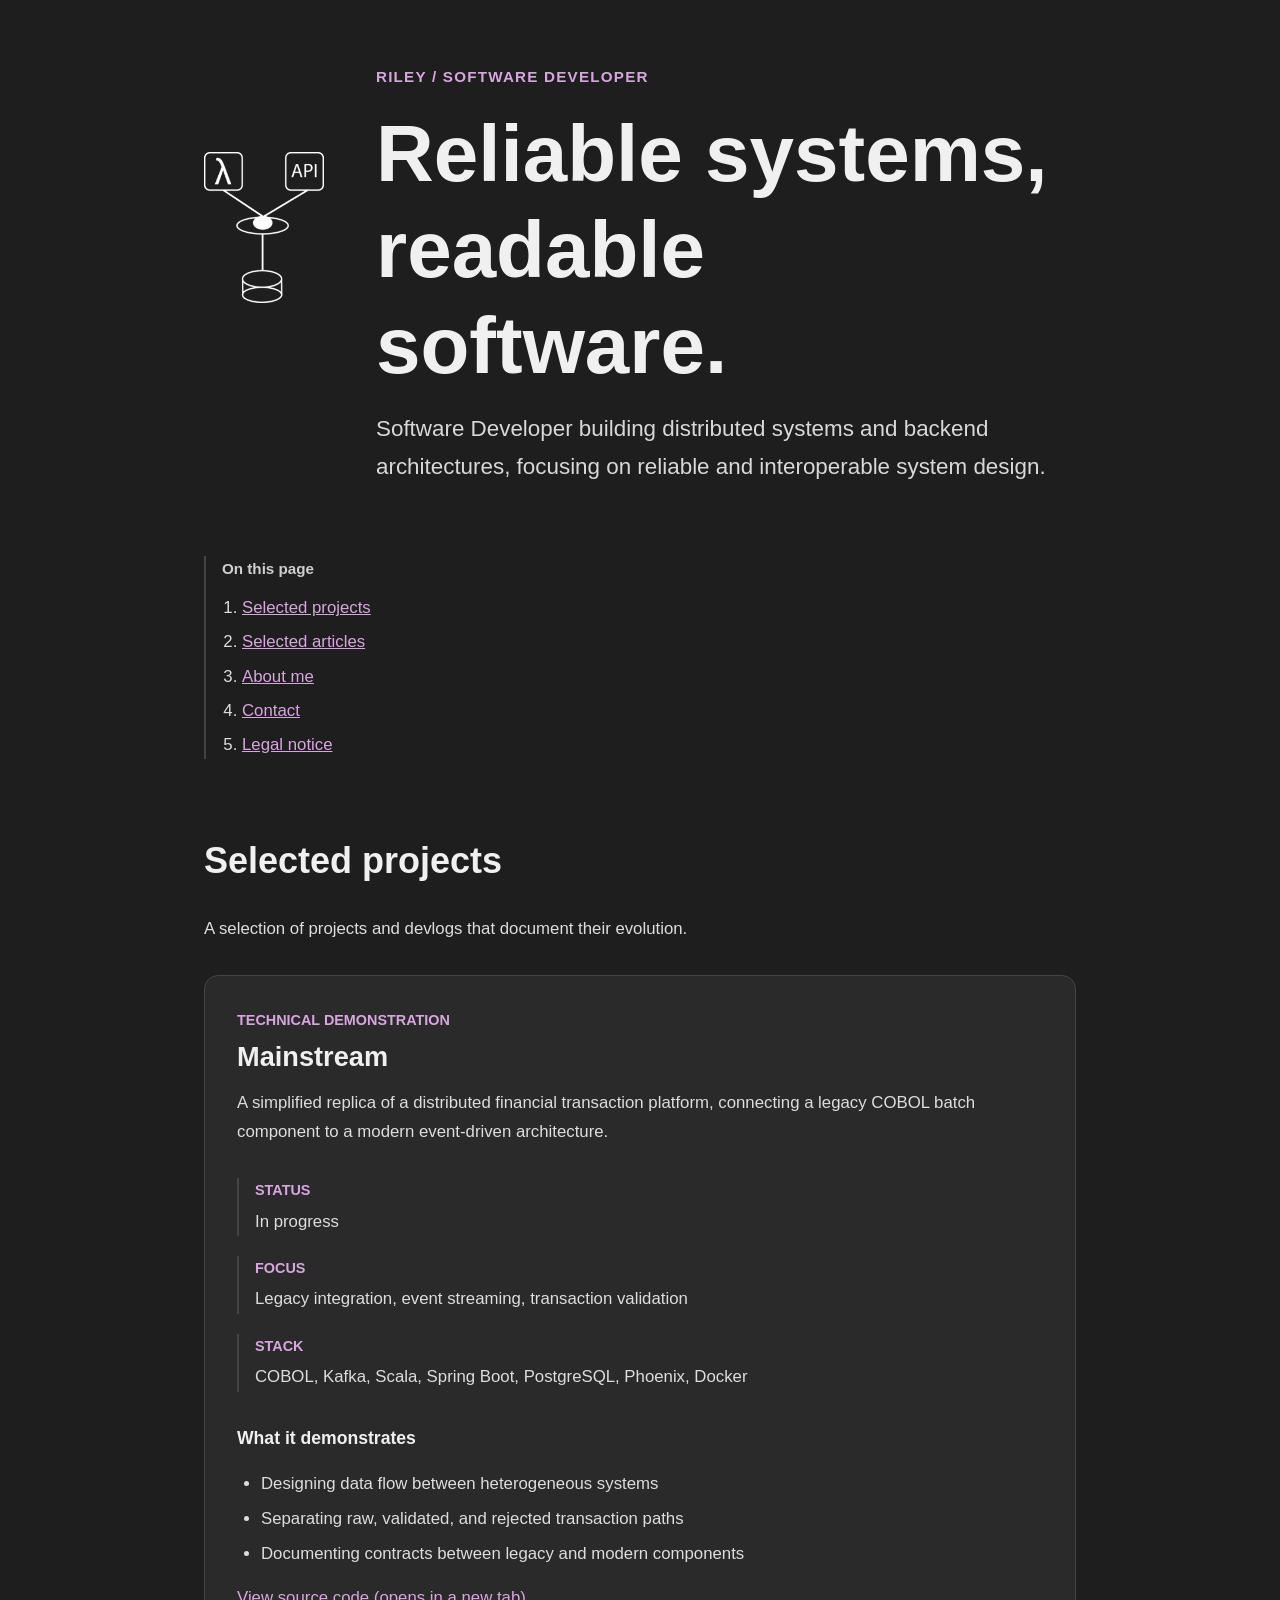
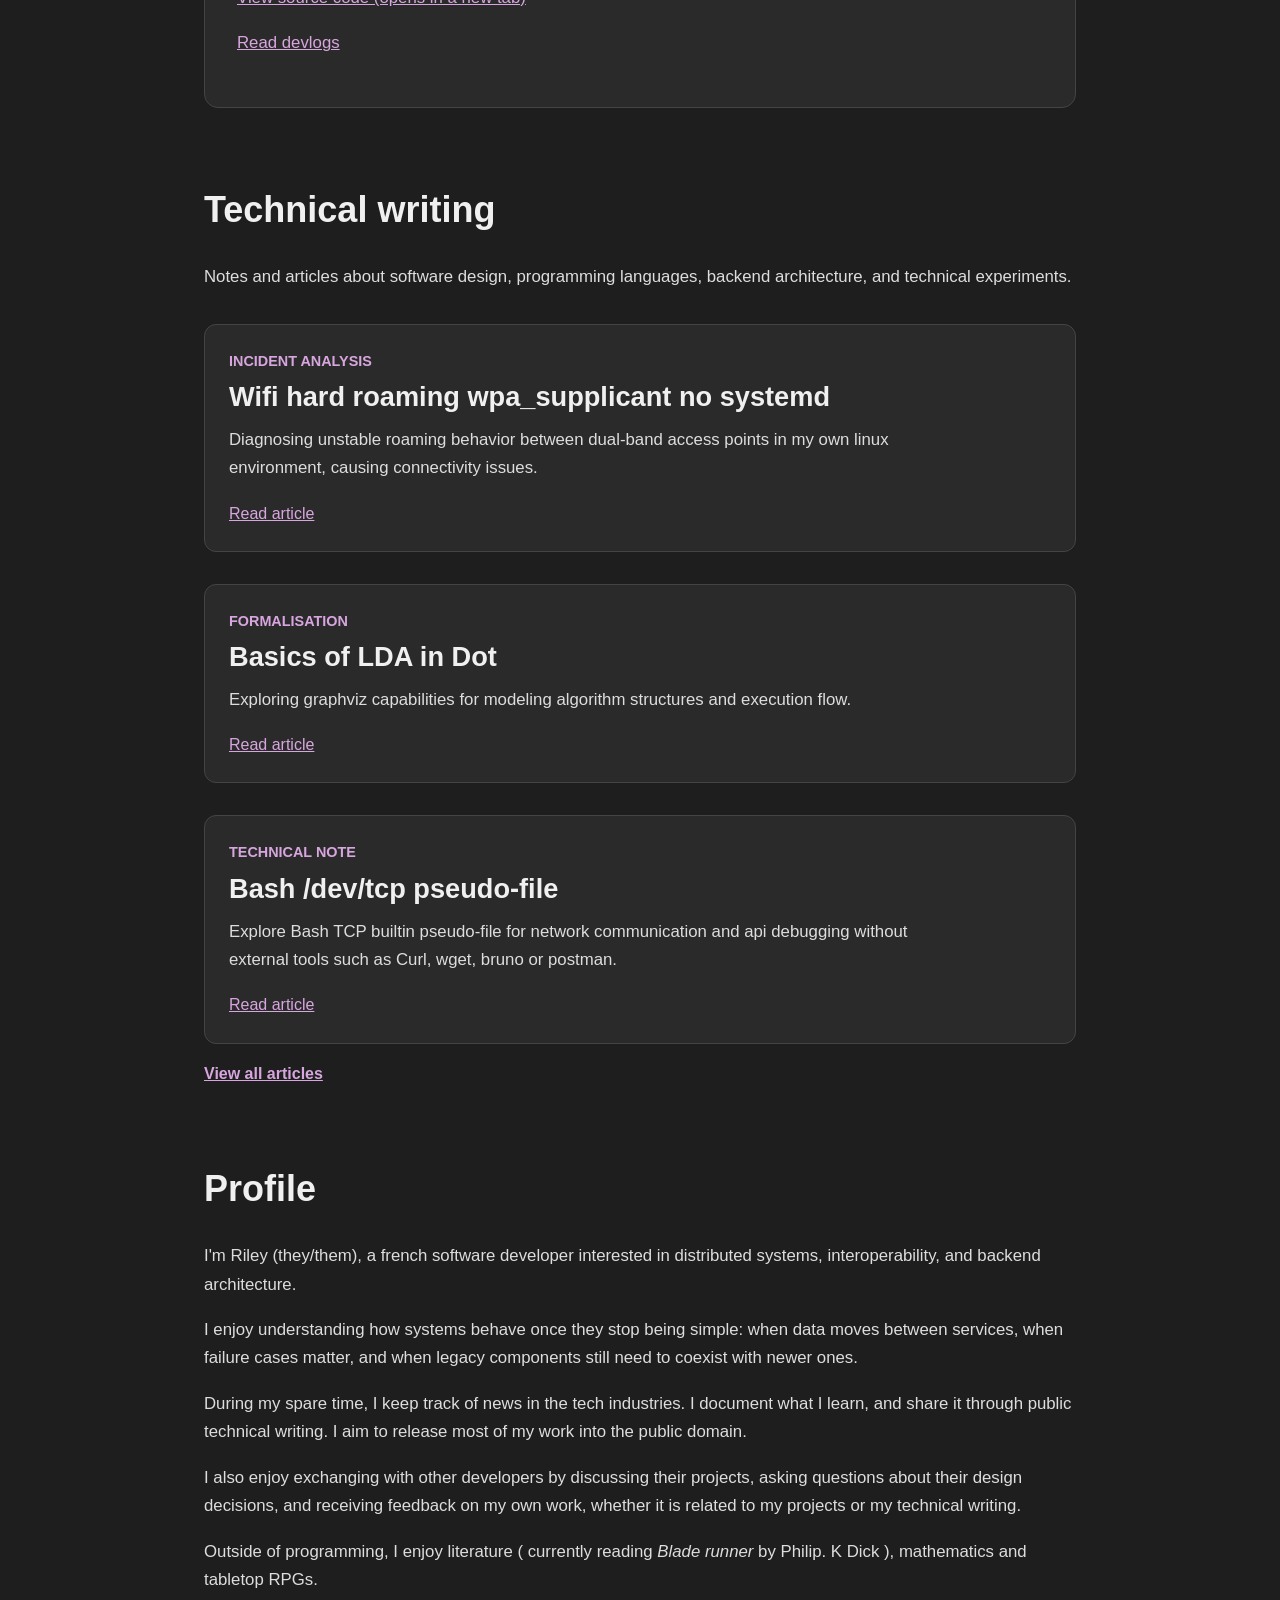
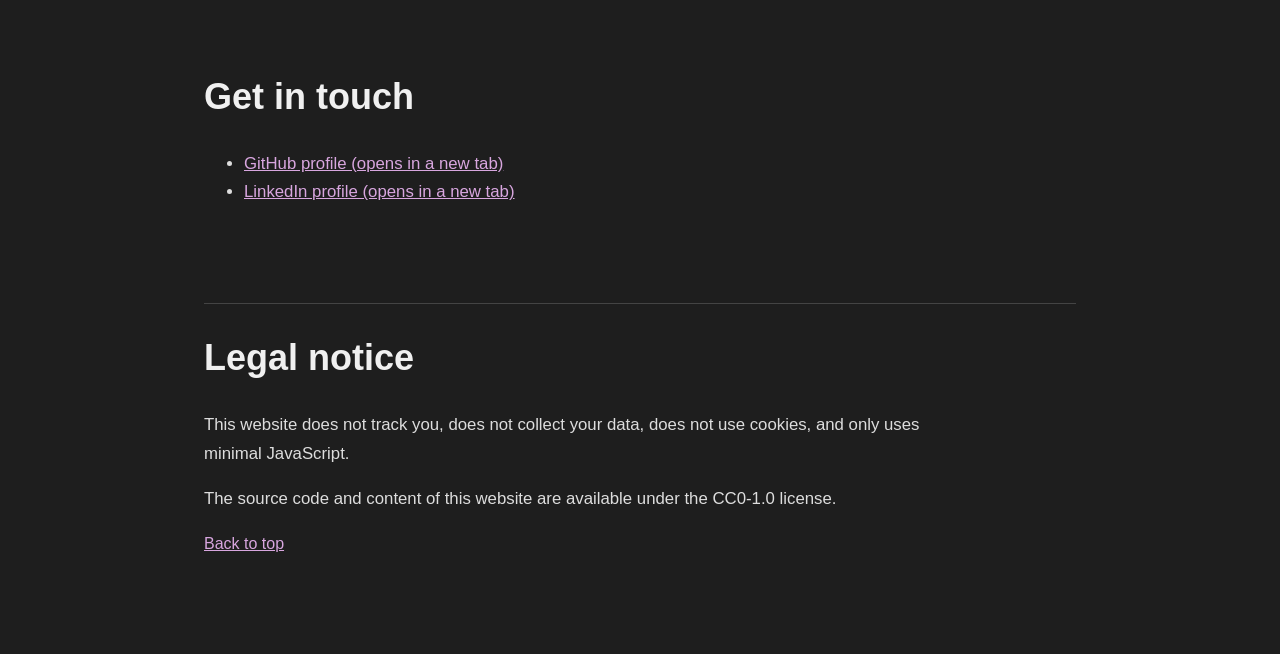
<file: index.html>
<!DOCTYPE html>
<html lang="en">

<head>
  <title>Riley — Software Developer</title>

  <meta charset="UTF-8">
  <meta name="viewport" content="width=device-width, initial-scale=1, user-scalable=yes">

  <link rel="icon" type="image/x-icon" href="/resources/images/favicon-light.ico" media="(prefers-color-scheme: light)">
  <link rel="icon" type="image/x-icon" href="/resources/images/favicon-dark.ico" media="(prefers-color-scheme: dark)">
  <link type="text/plain" rel="author" href="https://Riley-dsv.github.io/humans.txt">

  <link rel="stylesheet" href="./style/colors.css">
  <link rel="stylesheet" href="./style/main.css">
  <link rel="stylesheet" href="./style/hero.css">
  <link rel="stylesheet" href="./style/layout.css">
  <link rel="stylesheet" href="./style/typography.css">
  <link rel="stylesheet" href="./style/navigation.css">
  <link rel="stylesheet" href="./style/project.css">
  <link rel="stylesheet" href="./style/writing.css">
  <link rel="stylesheet" href="./style/footer.css">
</head>

<body>
  <header class="hero">
    <img class="site-symbol" src="resources/images/image.png" alt="">
    <div class="hero-content">
      <p class="eyebrow">Riley / Software Developer</p>

      <h1>Reliable systems, readable software.</h1>

      <p class="subtitle">
        Software Developer building distributed systems and backend architectures,
        focusing on reliable and interoperable system design.
      </p>
    </div>
  </header>

  <nav class="jump-table" aria-labelledby="jump-table-title">
    <p id="jump-table-title">On this page</p>

    <ol>
      <li><a href="#projects">Selected projects</a></li>
      <li><a href="#writing">Selected articles</a></li>
      <li><a href="#profile">About me</a></li>
      <li><a href="#contact">Contact</a></li>
      <li><a href="#legal">Legal notice</a></li>
    </ol>
  </nav>

  <main>
    <section id="projects" aria-labelledby="projects-title">
      <h2 id="projects-title">Selected projects</h2>

      <p>
        A selection of projects and devlogs that document their evolution.
      </p>

      <article class="project-card">
        <header>
          <p class="section-label">Technical demonstration</p>
          <h3>Mainstream</h3>
        </header>

        <p>
          A simplified replica of a distributed financial transaction platform,
          connecting a legacy COBOL batch component to a modern event-driven architecture.
        </p>

        <dl class="project-meta">
          <div>
            <dt>Status</dt>
            <dd>In progress</dd>
          </div>

          <div>
            <dt>Focus</dt>
            <dd>Legacy integration, event streaming, transaction validation</dd>
          </div>

          <div>
            <dt>Stack</dt>
            <dd>COBOL, Kafka, Scala, Spring Boot, PostgreSQL, Phoenix, Docker</dd>
          </div>
        </dl>

        <h4>What it demonstrates</h4>
        <ul>
          <li>Designing data flow between heterogeneous systems</li>
          <li>Separating raw, validated, and rejected transaction paths</li>
          <li>Documenting contracts between legacy and modern components</li>
        </ul>
        <p>
          <a target="_blank" rel="noopener" href="https://github.com/Riley-dsv/Mainstream">
            View source code (opens in a new tab)
          </a>
        </p>
        <p>
          <a href="projects/mainstream/">Read devlogs</a>
        </p>
      </article>
    </section>


    <section id="writing">
      <h2 id="writing-title">Technical writing</h2>

      <p>
        Notes and articles about software design, programming languages,
        backend architecture, and technical experiments.
      </p>

      <article class="writing-card">
        <p class="section-label">Incident Analysis</p>

        <h3>Wifi hard roaming wpa_supplicant no systemd</h3>

        <p>
          Diagnosing unstable roaming behavior between dual-band access points in my own linux environment, causing
          connectivity issues.
        </p>

        <a href="./articles/wifi-hard-roaming-wpa-supplicant-no-systemd.html">
          Read article
        </a>
      </article>

      <article class="writing-card">
        <p class="section-label">Formalisation</p>

        <h3>Basics of LDA in Dot</h3>

        <p>
          Exploring graphviz capabilities for modeling algorithm structures and execution flow.
        </p>

        <a href="./articles/basic-lda-entries-in-dot.html">
          Read article
        </a>
      </article>

      <article class="writing-card">
        <p class="section-label">Technical Note</p>

        <h3>Bash /dev/tcp pseudo-file</h3>
        <p>
          Explore Bash TCP builtin pseudo-file for network communication and api debugging without external tools such
          as Curl, wget, bruno or postman.
        </p>

        <a href="./articles/bash-devtcp-pseudo-file.html">
          Read article
        </a>
      </article>
      <a class="standalone-link" href="./articles">View all articles</a>
    </section>

    <section id="profile" aria-labelledby="profile-title">
      <h2 id="profile-title">Profile</h2>
      <p>
        I'm Riley (they/them), a french software developer interested in distributed systems,
        interoperability, and backend architecture.
      </p>

      <p>
        I enjoy understanding how systems behave once they stop being simple:
        when data moves between services, when failure cases matter,
        and when legacy components still need to coexist with newer ones.
      </p>

      <p>
        During my spare time, I keep track of news in the tech industries. I document what I learn, and share it through
        public technical writing. I aim to release most of my work into the public domain.
      </p>

      <p>
        I also enjoy exchanging with other developers by discussing their projects, asking questions about their design
        decisions, and receiving feedback on my own work, whether it is related to my projects or my technical writing.
      </p>

      <p>
        Outside of programming, I enjoy literature ( currently reading <em>Blade runner</em> by Philip. K Dick ),
        mathematics and tabletop RPGs.
      </p>
      <!--<a href="resources/cv" download="cv-riley-dessertenne.pdf">Download my CV !</a>-->
    </section>

    <section id="contact" aria-labelledby="contact-title">
      <h2 id="contact-title">Get in touch</h2>

      <ul>
        <li>
          <a target="_blank" rel="noopener" href="https://github.com/Riley-dsv">
            GitHub profile (opens in a new tab)
          </a>
        </li>
        <li>
          <a target="_blank" rel="noopener" href="https://www.linkedin.com/in/riley-dessertenne">
            LinkedIn profile (opens in a new tab)
          </a>
        </li>
      </ul>
    </section>
  </main>

  <footer id="legal" aria-labelledby="legal-title">
    <h2 id="legal-title">Legal notice</h2>
    <p>
      This website does not track you, does not collect your data, does not use cookies,
      and only uses minimal JavaScript.
    </p>
    <p>
      The source code and content of this website are available under the CC0-1.0 license.
    </p>
    <a href="#">Back to top</a>
  </footer>
</body>

</html>
</file>
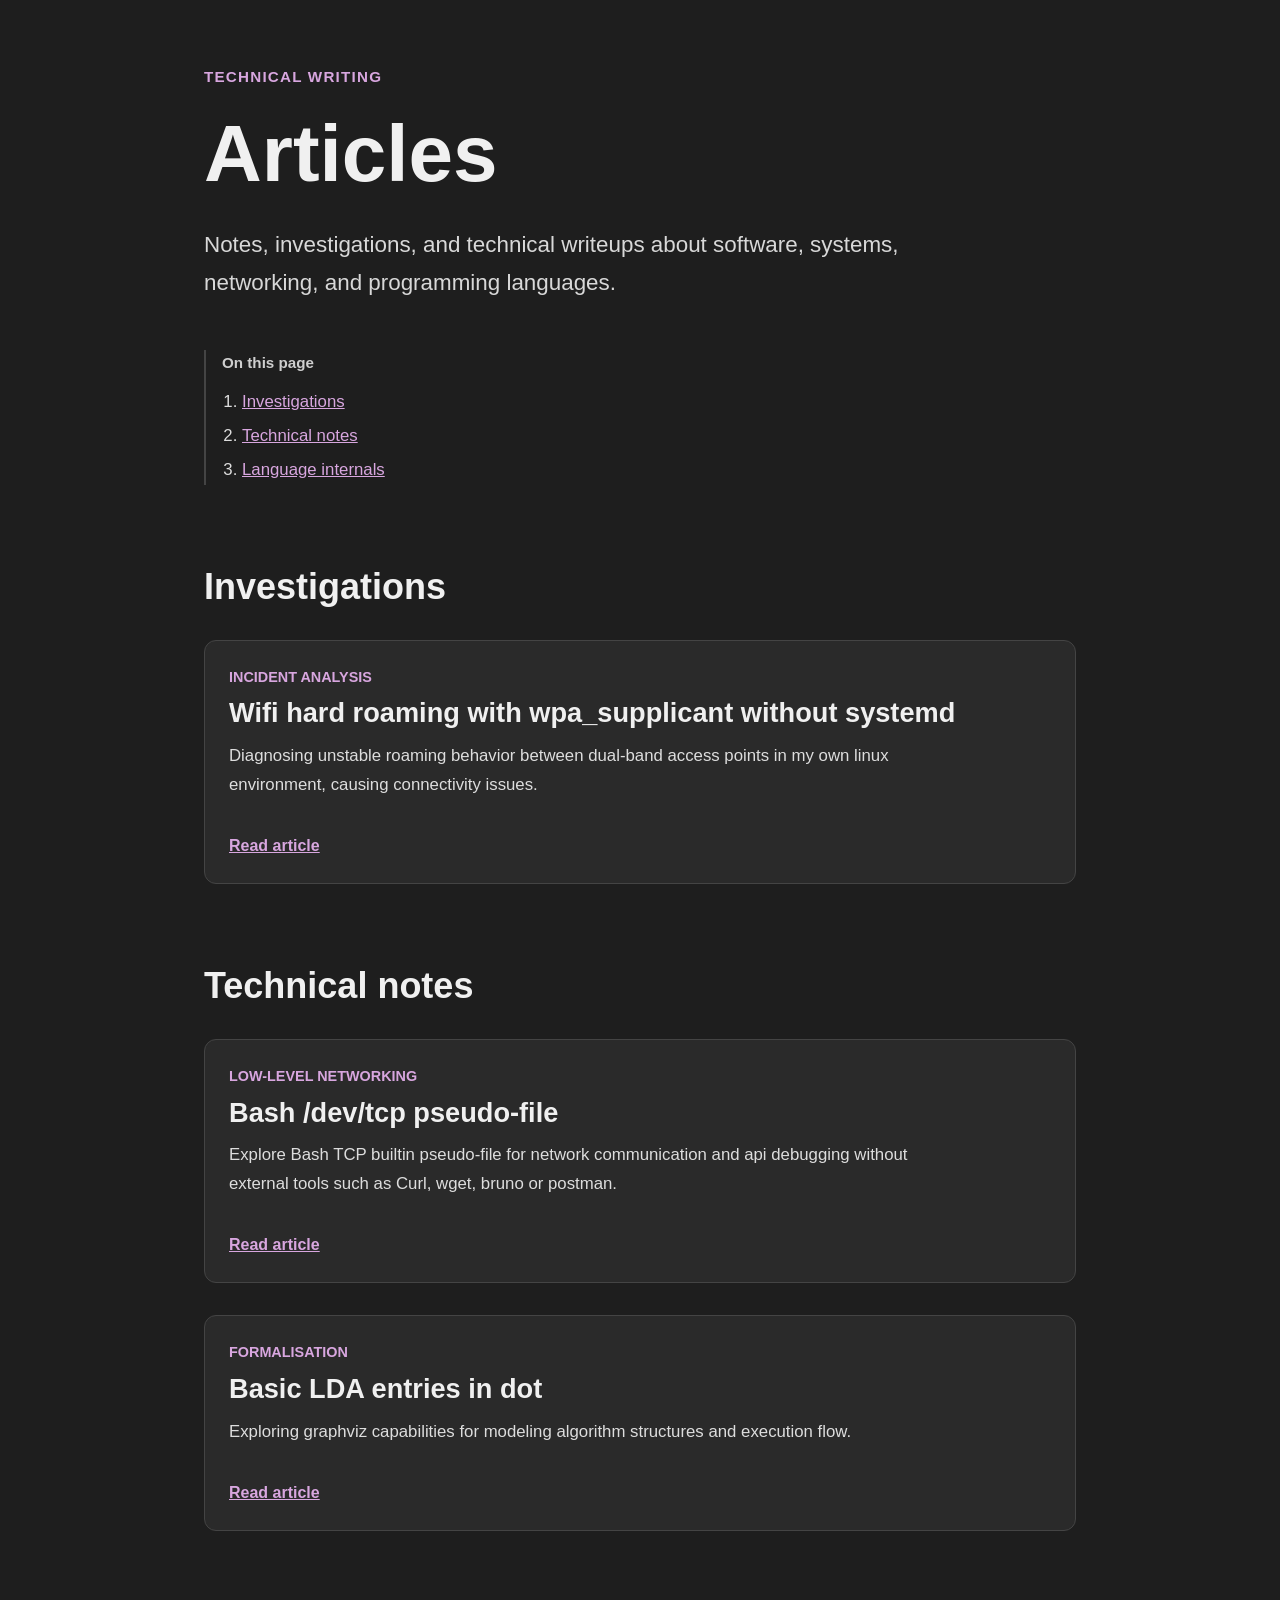
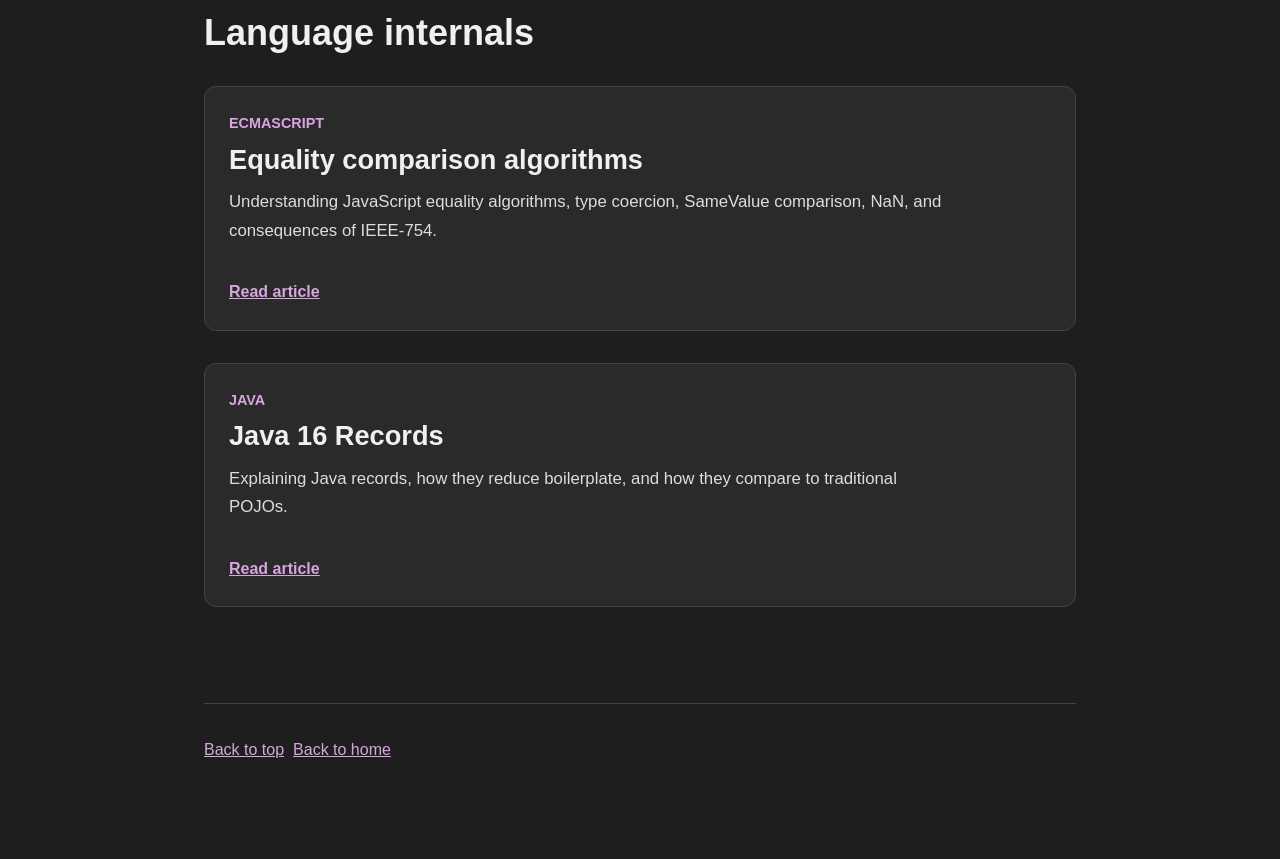
<file: articles/index.html>
<!DOCTYPE html>
<html lang="en">

<head>
  <title>Articles — Riley</title>

  <meta charset="UTF-8">
  <meta name="viewport" content="width=device-width, initial-scale=1, user-scalable=yes">

  <link rel="icon" type="image/x-icon" href="/resources/images/favicon-light.ico" media="(prefers-color-scheme: light)">
  <link rel="icon" type="image/x-icon" href="/resources/images/favicon-dark.ico" media="(prefers-color-scheme: dark)">
  <link type="text/plain" rel="author" href="https://Riley-dsv.github.io/humans.txt">

  <link rel="stylesheet" href="../style/colors.css">
  <link rel="stylesheet" href="../style/main.css">
  <link rel="stylesheet" href="../style/layout.css">
  <link rel="stylesheet" href="../style/typography.css">
  <link rel="stylesheet" href="../style/navigation.css">
  <link rel="stylesheet" href="../style/writing.css">
  <link rel="stylesheet" href="../style/footer.css">
</head>

<body>
  <header>
    <p class="eyebrow">Technical writing</p>

    <h1>Articles</h1>

    <p class="subtitle">
      Notes, investigations, and technical writeups about software,
      systems, networking, and programming languages.
    </p>
  </header>

  <nav class="jump-table" aria-labelledby="navigation-title">
    <p id="navigation-title">On this page</p>

    <ol>
      <li><a href="#investigations">Investigations</a></li>
      <li><a href="#technical-notes">Technical notes</a></li>
      <li><a href="#language-notes">Language internals</a></li>
    </ol>
  </nav>

  <main>
    <section id="investigations" aria-labelledby="investigations-title">
      <h2 id="investigations-title">Investigations</h2>

      <article class="writing-card">
        <p class="section-label">Incident Analysis</p>

        <h3>Wifi hard roaming with wpa_supplicant without systemd</h3>

        <p>
          Diagnosing unstable roaming behavior between dual-band access points in my own linux environment, causing
          connectivity issues.
        </p>

        <a class="standalone-link" href="./wifi-hard-roaming-wpa-supplicant-no-systemd.html">
          Read article
        </a>
      </article>
    </section>

    <section id="technical-notes" aria-labelledby="technical-notes-title">
      <h2 id="technical-notes-title">Technical notes</h2>

      <article class="writing-card">
        <p class="section-label">Low-level networking</p>

        <h3>Bash /dev/tcp pseudo-file</h3>

        <p>
          Explore Bash TCP builtin pseudo-file for network communication and api debugging without external tools such
          as Curl, wget, bruno or postman.
        </p>

        <a class="standalone-link" href="./bash-devtcp-pseudo-file.html">
          Read article
        </a>
      </article>

      <article class="writing-card">
        <p class="section-label">Formalisation</p>

        <h3>Basic LDA entries in dot</h3>

        <p>
          Exploring graphviz capabilities for modeling algorithm structures and execution flow.
        </p>

        <a class="standalone-link" href="./basic-lda-entries-in-dot.html">
          Read article
        </a>
      </article>
    </section>

    <section id="language-notes" aria-labelledby="language-notes-title">
      <h2 id="language-notes-title">Language internals</h2>

      <article class="writing-card">
        <p class="section-label">ECMAScript</p>

        <h3>Equality comparison algorithms</h3>

        <p>
          Understanding JavaScript equality algorithms, type coercion,
          SameValue comparison, NaN, and consequences of IEEE-754.
        </p>

        <a class="standalone-link" href="./equality-comparison-algorithms.html">
          Read article
        </a>
      </article>

      <article class="writing-card">
        <p class="section-label">Java</p>

        <h3>Java 16 Records</h3>

        <p>
          Explaining Java records, how they reduce boilerplate,
          and how they compare to traditional POJOs.
        </p>

        <a class="standalone-link" href="./java-16-records.html">
          Read article
        </a>
      </article>
    </section>
  </main>

  <footer>
    <a href="#">Back to top</a>&ThickSpace;
    <a href="../">Back to home</a>
  </footer>
</body>

</html>
</file>
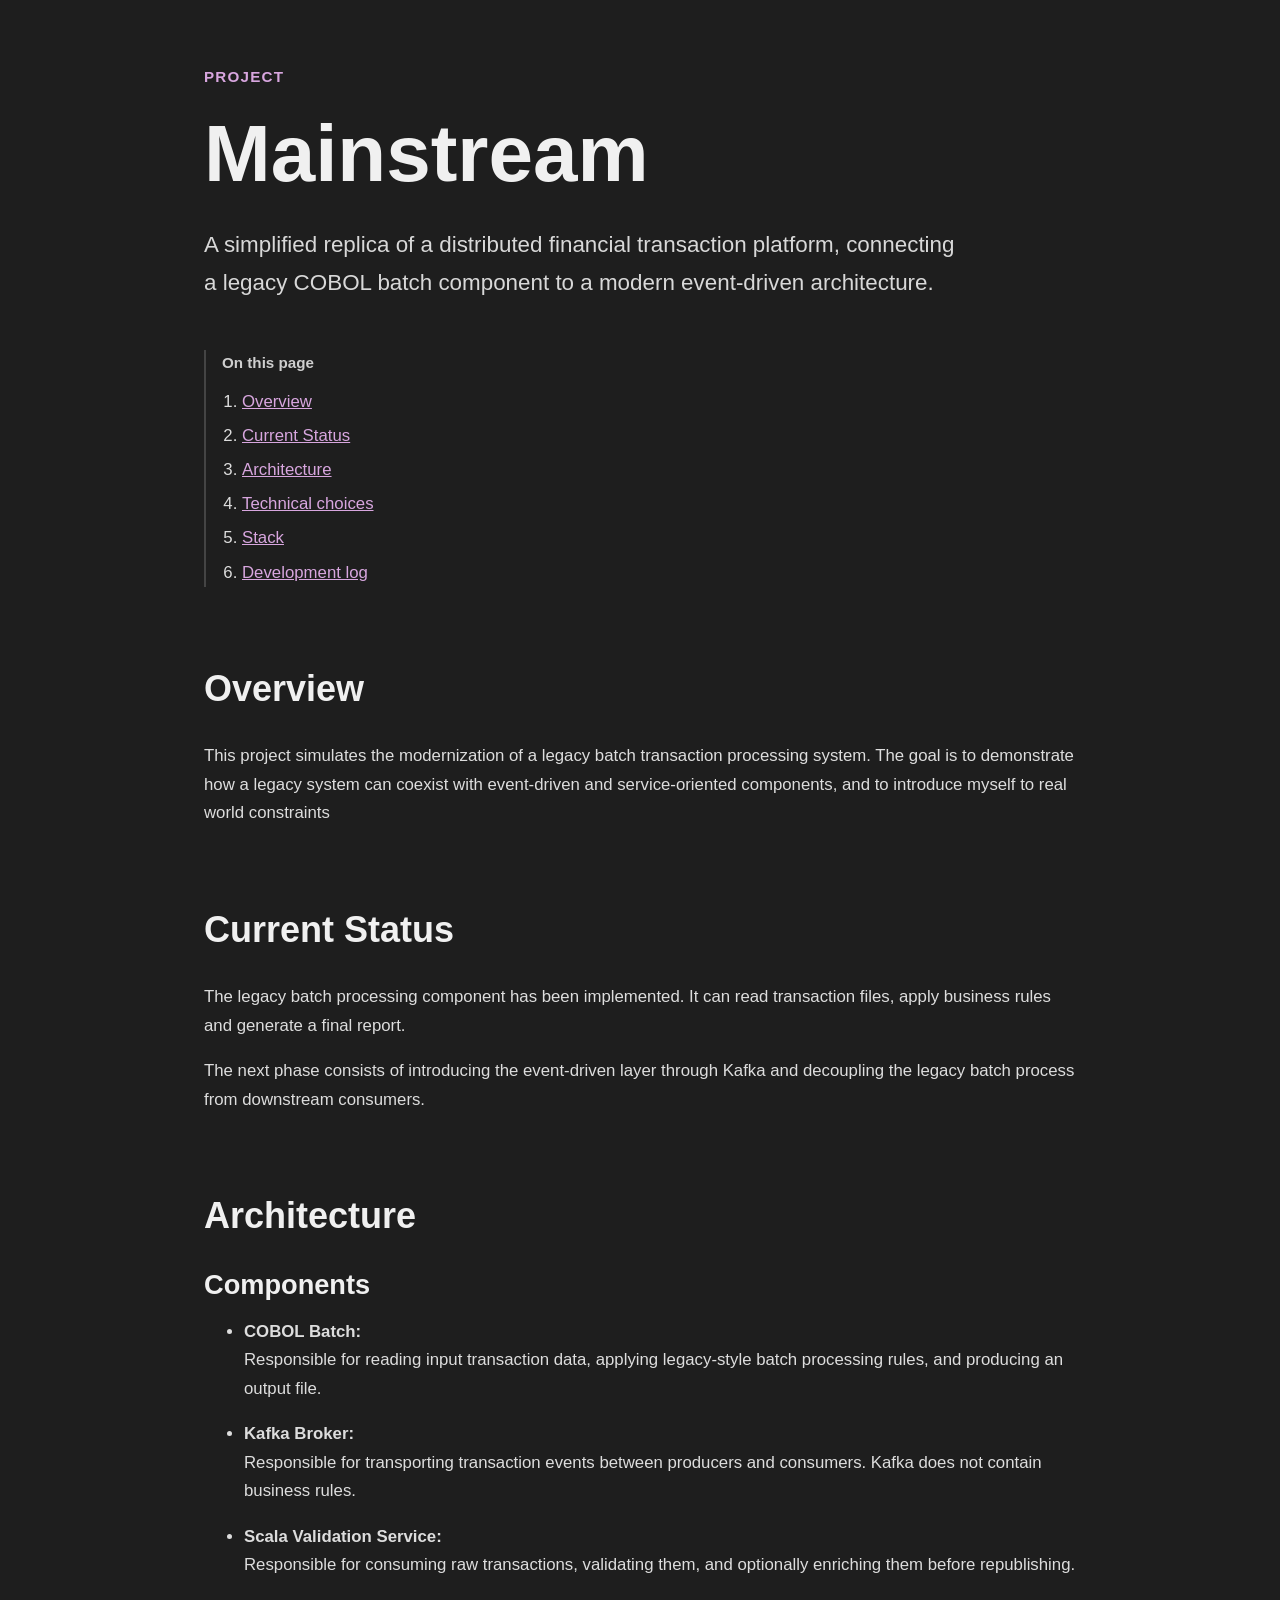
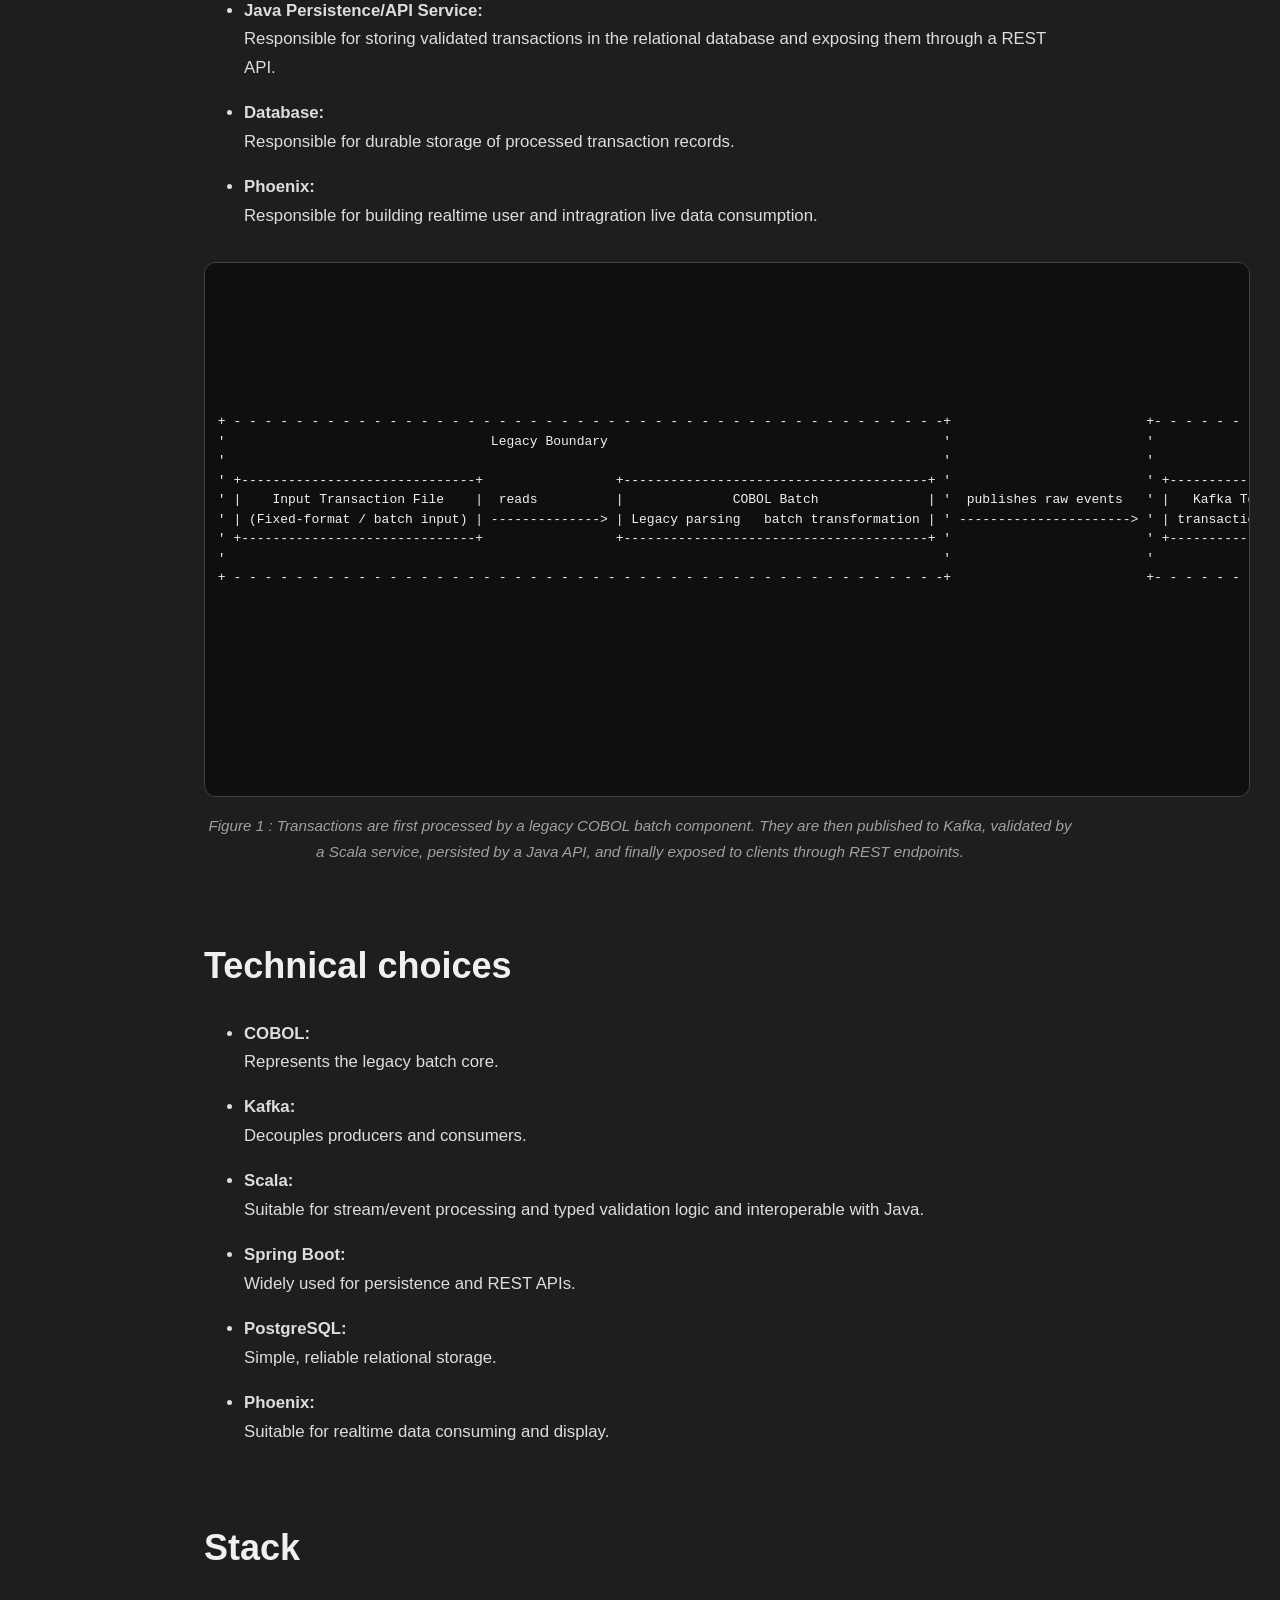
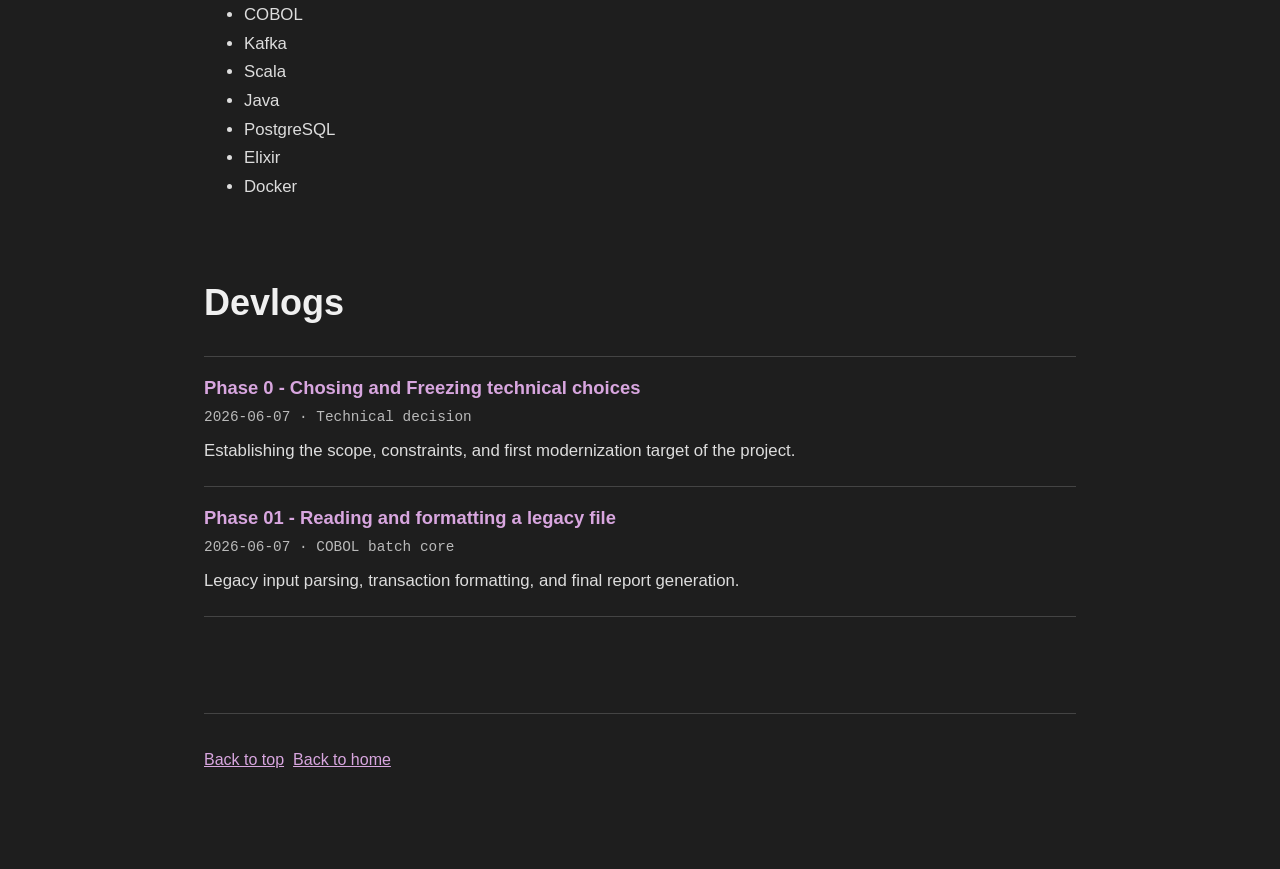
<file: projects/mainstream/index.html>
<!DOCTYPE html>
<html lang="en">

<head>
  <title>Mainstream - Riley</title>

  <meta charset="UTF-8">
  <meta name="viewport" content="width=device-width, initial-scale=1, user-scalable=yes">

  <link rel="icon" type="image/x-icon" href="../../resources/images/favicon-light.ico" media="(prefers-color-scheme: light)">
  <link rel="icon" type="image/x-icon" href="../../resources/images/favicon-dark.ico" media="(prefers-color-scheme: dark)">
  
  <link rel="stylesheet" href="../../style/colors.css">
  <link rel="stylesheet" href="../../style/main.css">
  <link rel="stylesheet" href="../../style/layout.css">
  <link rel="stylesheet" href="../../style/typography.css">
  <link rel="stylesheet" href="../../style/navigation.css">
  <link rel="stylesheet" href="../../style/project.css">
  <link rel="stylesheet" href="../../style/footer.css">
  <link rel="stylesheet" href="../../style/diagram.css">
  <link rel="stylesheet" href="../../style/highlight.css">
  <link rel="stylesheet" href="../../style/images.css">
  <link rel="stylesheet" href="../../style/devlog.css">
</head>

<body>
  <header>
    <p class="eyebrow">Project</p>

    <h1>Mainstream</h1>

    <p class="subtitle">
      A simplified replica of a distributed financial transaction platform, connecting a legacy COBOL batch component to
      a modern event-driven architecture.
    </p>
  </header>

  <nav class="jump-table" aria-labelledby="navigation-title">
    <p id="navigation-title">On this page</p>

    <ol>
      <li><a href="#overview">Overview</a></li>
      <li><a href="#status">Current Status</a></li>
      <li><a href="#architecture">Architecture</a></li>
      <li><a href="#technical-choices">Technical choices</a></li>
      <li><a href="#stack">Stack</a></li>
      <li><a href="#devlog">Development log</a></li>
    </ol>
  </nav>

  <main>
    <section id="overview">
      <h2>Overview</h2>

      <p>
        This project simulates the modernization of a legacy batch transaction processing system. The goal is to demonstrate how a legacy system can coexist with 
        event-driven and service-oriented components, and to introduce myself to real world constraints
      </p>
    </section>

    <section id="status">
      <h2>Current Status</h2>
      <p>
        The legacy batch processing component has been implemented.
        It can read transaction files, apply business rules and generate
        a final report.
      </p>

      <p>
        The next phase consists of introducing the event-driven layer
        through Kafka and decoupling the legacy batch process from
        downstream consumers.
      </p>

    </section>

    <section id="architecture">
      <h2>Architecture</h2>
      <h3>Components</h3>
      <ul>
        <li><strong>COBOL Batch:</strong>
          <p>Responsible for reading input transaction data, applying legacy-style batch
            processing rules, and producing an output file.</p>
        </li>
        <li><strong>Kafka Broker:</strong>
          <p>Responsible for transporting transaction events between producers and
            consumers. Kafka does not contain business rules.</p>
        </li>
        <li><strong>Scala Validation Service:</strong>
          <p>Responsible for consuming raw transactions, validating them, and
            optionally enriching them before republishing.</p>
        </li>
        <li><strong>Java Persistence/API Service:</strong>
          <p>Responsible for storing validated transactions in the
            relational database and exposing them through a REST API.</p>
        </li>
        <li><strong>Database:</strong>
          <p>Responsible for durable storage of processed transaction records.</p>
        </li>
        <li><strong>Phoenix:</strong>
          <p>Responsible for building realtime user and intragration live data consumption.</p>
        </li>
      </ul>
      <figure class="diagram">
        <pre aria-hidden="true"></code>
                                                                                                                                                                                                                                                              + - - - - - - - - - - - - - - - - - - - - - - - - - - - - - - - - - - - - - - - - - - - - - -+
                                                                                                                                                                                                                                                              '                                    Modern Service Layer                                    '
                                                                                                                                                                                                                                                              '                                                                                            '
                                                                                                                                                                                                                                                              '                                  HTTP REST requests                                        '
                                                                                                                                                                                                                                                              '   +-------------------------------------------------------+                                '
                                                                                                                                                                                                                                                              '   |                                                       |                                '
+ - - - - - - - - - - - - - - - - - - - - - - - - - - - - - - - - - - - - - - - - - - - - - -+                         +- - - - - - - - - - - - - - - - - - - - - - - - - - - - - - - - - - - - - - - - - - - - - - - - - - - - - - - - - - - - +             '   |                                                       |                                '
'                                  Legacy Boundary                                           '                         '                                       Event-Driven Core                                                                '             '   |                                                       |                                '
'                                                                                            '                         '                                                                                                                        '             '   v                                                       |                                '
' +------------------------------+                 +---------------------------------------+ '                         ' +------------------+             +--------------------------+                               +------------------------+ '             ' +------------------------------+                        +--------------------------------+ '
' |    Input Transaction File    |  reads          |              COBOL Batch              | '  publishes raw events   ' |   Kafka Topic    |  consumes   | Scala Validation Service |  publishes validated events   |      Kafka Topic       | '  consumes   ' | Java Persistence/API Service |   JSON responses       |       Client / Developer       | '
' | (Fixed-format / batch input) | --------------> | Legacy parsing   batch transformation | ' ----------------------> ' | transactions.raw | ----------> | Validation   enrichment  | ----------------------------> | transactions.validated | ' ----------> ' |     Consumer   REST API      | ---------------------> | Reads transaction data via API | '
' +------------------------------+                 +---------------------------------------+ '                         ' +------------------+             +--------------------------+                               +------------------------+ '             ' +------------------------------+                        +--------------------------------+ '
'                                                                                            '                         '                                                                                                                        '             '   |                                                                                        '
+ - - - - - - - - - - - - - - - - - - - - - - - - - - - - - - - - - - - - - - - - - - - - - -+                         +- - - - - - - - - - - - - - - - - - - - - - - - - - - - - - - - - - - - - - - - - - - - - - - - - - - - - - - - - - - - +             '   |                               - - - - - - - - - - - - - - - - - - - - - - - - - - - - -+
                                                                                                                                                                                                                                                              '   |                              '
                                                                                                                                                                                                                                                              '   | writes transactions          '
                                                                                                                                                                                                                                                              '   v                              '
                                                                                                                                                                                                                                                              ' +------------------------------+ '
                                                                                                                                                                                                                                                              ' |          PostgreSQL          | '
                                                                                                                                                                                                                                                              ' | Durable transaction storage  | '
                                                                                                                                                                                                                                                              ' +------------------------------+ '
                                                                                                                                                                                                                                                              '                                  '
                                                                                                                                                                                                                                                              + - - - - - - - - - - - - - - - - -+
        </code></pre>
        <figcaption>
          Figure 1 : Transactions are first processed by a legacy COBOL batch component. 
          They are then published to Kafka, validated by a Scala service, persisted by a Java API, and finally exposed to clients through REST endpoints.
        </figcaption>
      </figure>
    </section>

    <section id="technical-choices">
      <h2>Technical choices</h2>
      <ul>
        
        <li><strong>COBOL:</strong> <p>Represents the legacy batch core.</p></li>
        <li><strong>Kafka:</strong> <p>Decouples producers and consumers.</p></li>
        <li><strong>Scala:</strong> <p>Suitable for stream/event processing and typed validation logic and interoperable with Java.</p></li>
        <li><strong>Spring Boot:</strong> <p>Widely used for persistence and REST APIs.</p></li>
        <li><strong>PostgreSQL:</strong> <p>Simple, reliable relational storage.</p></li>
        <li><strong>Phoenix:</strong> <p>Suitable for realtime data consuming and display.</p></li>

      </ul>
    </section>

    <section id="stack">
      <h2>Stack</h2>

      <ul>
        <li>COBOL</li>
        <li>Kafka</li>
        <li>Scala</li>
        <li>Java</li>
        <li>PostgreSQL</li>
        <li>Elixir</li>
        <li>Docker</li>
      </ul>
    </section>
    <section id="devlog">
      <h2>Devlogs</h2>
      <ol class="devlog-index">
        <li>
          <article>
            <h3>
              <a href="./devlog/phase-00.html">
                Phase 0 - Chosing and Freezing technical choices
              </a>
            </h3>

            <p class="devlog-meta">
              <time datetime="2026-06-07">2026-06-07</time> &middot; Technical decision
            </p>

            <p>
              Establishing the scope, constraints, and first modernization target of the project.
            </p>
          </article>
        </li>
        <li>
          <article>
            <h3>
              <a href="./devlog/phase-01.html">
                Phase 01 - Reading and formatting a legacy file
              </a>
            </h3>

            <p class="devlog-meta">
            <time datetime="2026-06-07">2026-06-07</time> &middot; COBOL batch core
            </p>

            <p>
            Legacy input parsing, transaction formatting, and final report generation.
            </p>
          </article>
        </li>
      </ol>
    </section>
  </main>

  <footer>
    <a href="#">Back to top</a>&ThickSpace;
    <a href="../../">Back to home</a>
  </footer>
</body>

</html>
</file>
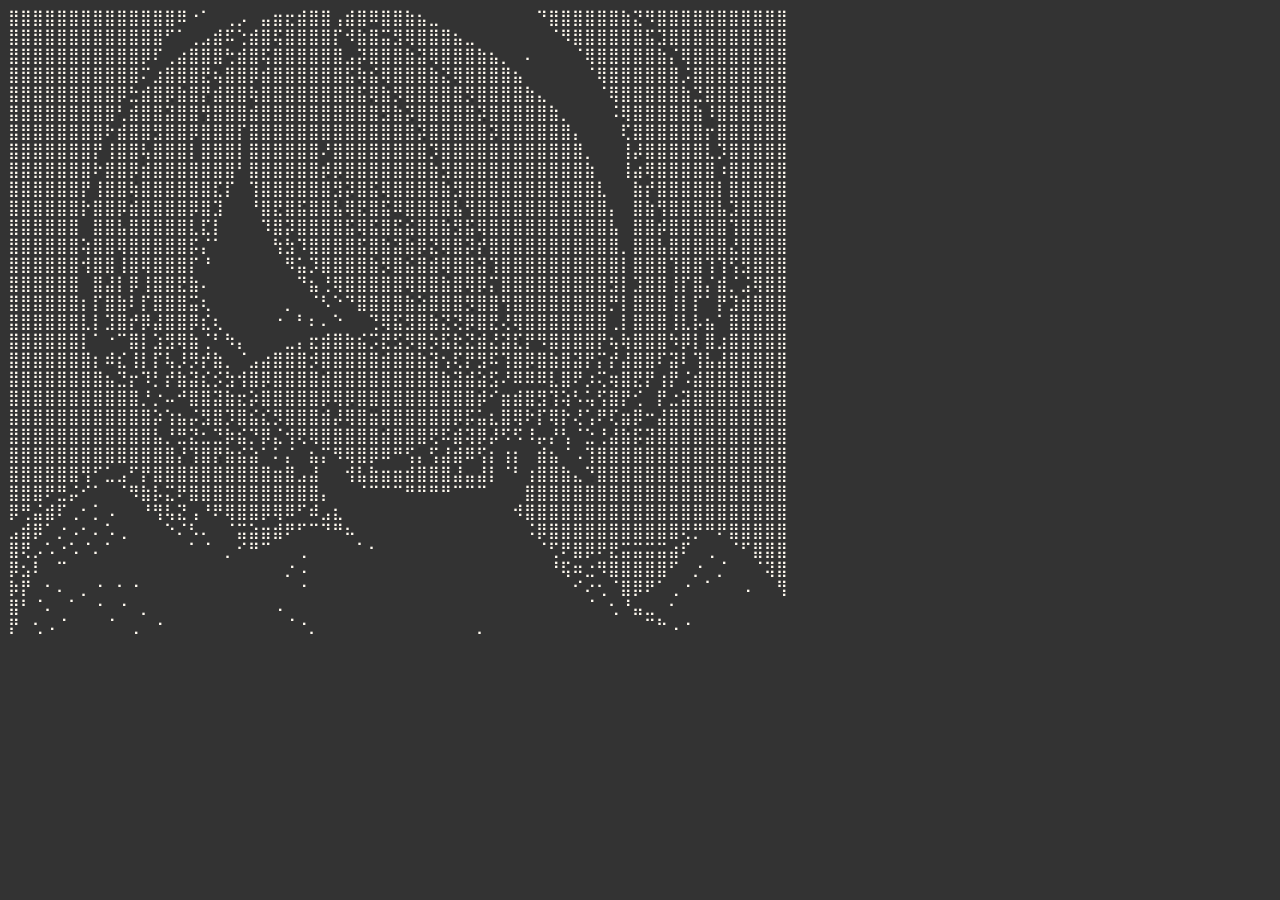
<file: 2b.html>
<!DOCTYPE html>
<html style="background-color: #333;color: floralwhite;">
  <head>
    <meta charset='utf-8' />
  </head>
  ⣿⣿⣿⣿⣿⣿⣿⣿⣿⣿⣿⣿⣿⣿⠿⠐⠁⠀⢀⡠⠀⣤⣶⣖⣾⣿⣿⢠⣾⣿⠿⣿⣿⣷⣦⣀⠀⠀⠀⠀⠀⠀⠀⠀⠙⣿⣿⣿⣿⣿⣿⣷⣝⠻⣿⣿⣿⣿⣿⣿⣿⣿⣿⣿⣿
  ⣿⣿⣿⣿⣿⣿⣿⣿⣿⣿⣿⣿⣿⠋⠁⢀⣠⣾⠯⢑⣾⣿⢯⣿⣿⣿⣿⡏⠺⣷⣿⣭⣻⢿⣿⣿⣿⣦⣀⠀⠀⠀⠀⠀⠀⠈⠻⣿⣿⣿⣿⣿⣿⣯⣹⣿⣿⣿⣿⣿⣿⣿⣿⣿⣿
  ⣿⣿⣿⣿⣿⣿⣿⣿⣿⣿⣿⡿⠏⢀⣴⣿⣿⣿⢓⣾⣿⢯⣿⣿⣿⣿⣿⣿⣠⡽⣿⣿⣿⣷⣽⢿⣿⣿⣿⣷⣦⡀⠀⠄⠀⠀⠀⠈⢿⣿⣿⣿⣿⣿⣷⡌⢿⣿⣿⣿⣿⣿⣿⣿⣿
  ⣿⣿⣿⣿⣿⣿⣿⣿⣿⣿⣿⠍⣰⣿⣿⣿⣟⢦⣿⣿⡿⣾⣿⣿⣿⣿⣿⣿⣯⢷⣮⢿⣿⣿⣿⣷⣝⢿⣿⣿⣿⣿⣦⠀⠀⠀⠀⠀⠈⢿⣿⣿⣿⣿⣿⣿⡨⣿⣿⣿⣿⣿⣿⣿⣿
  ⣿⣿⣿⣿⣿⣿⣿⣿⣿⡿⣓⣾⣿⡿⣷⣿⡟⣾⣿⣿⢷⣿⣿⣿⣿⣿⣿⣿⣿⣯⢿⣷⡻⣿⣿⣿⣿⣿⡻⣿⣿⣿⣿⣷⣄⠀⠀⠀⠀⠈⢿⣿⣿⣿⣿⣿⣷⣙⣿⣿⣿⣿⣿⣿⣿
  ⣿⣿⣿⣿⣿⣿⣿⣿⣿⢃⣾⣿⣿⣽⣿⣿⢻⣿⣿⣿⣾⣿⣿⣿⣿⣿⣿⣿⣿⣿⣿⣻⣷⡽⣿⣿⣿⣿⣿⡽⣿⣿⣿⣿⣿⣷⡀⠀⠀⠀⠨⢿⣿⣿⣿⣿⣿⣷⠸⣿⣿⣿⣿⣿⣿
  ⣿⣿⣿⣿⣿⣿⣿⣿⠗⣾⣿⣿⣻⣿⣿⡿⣿⣿⣿⡏⣿⣿⣿⣿⣿⣿⣿⣿⣿⣿⣿⣿⣿⣿⡽⣿⣿⣿⣿⣿⡽⣿⣿⣿⣿⣿⣿⡄⠀⠀⠀⢏⣿⣿⣿⣿⣿⣿⡖⣿⣿⣿⣿⣿⣿
  ⣿⣿⣿⣿⣿⣿⣿⡟⢸⣿⣿⢧⣿⣿⣿⡇⣿⣿⣿⡇⣿⣿⣿⣿⣿⣿⠜⣿⣿⣿⣿⣿⣿⣿⣿⡹⣿⣿⣿⣿⣿⣿⣿⣿⣿⣿⣿⣿⡀⠀⠀⢸⡼⣿⣿⣿⣿⣿⣇⡹⣿⣿⣿⣿⣿
  ⣿⣿⣿⣿⣿⣿⣿⠗⣿⣿⡿⣾⣿⣿⣿⣿⣿⣿⣿⠃⣿⣿⣿⣿⣿⣿⡾⡿⣿⣿⣿⣿⣿⣿⣿⣷⣻⣿⣿⣿⣿⣿⣿⣿⣿⣿⣿⣿⣷⠀⠀⢸⣴⢿⣿⣿⣿⣿⣿⠰⣿⣿⣿⣿⣿
  ⣿⣿⣿⣿⣿⣿⡟⢸⣿⣿⢷⣿⣿⣿⣿⣿⣿⣏⡏⠀⢹⣿⣿⣿⣿⣿⣿⣻⡽⣿⣯⢿⣿⣿⣿⣿⣷⣻⣿⣿⣿⣿⣿⣿⣿⣿⣿⣿⣿⣇⠀⠀⣷⡞⣿⣿⣿⣿⣿⡇⣿⣿⣿⣿⣿
  ⣿⣿⣿⣿⣿⣿⡗⣿⣿⡿⣾⣿⣿⣿⣿⡿⣿⣹⠀⠀⠘⣿⣟⣿⣯⣿⣿⣧⢿⣟⣿⣯⠿⣿⣿⣿⣿⣧⢻⣿⣿⣿⣿⣿⣿⣿⣿⣿⣿⣿⡄⠀⣿⣷⢻⣿⣿⣿⣿⣧⣹⣿⣿⣿⣿
  ⣿⣿⣿⣿⣿⣿⠀⣿⣿⣧⣿⣿⣿⣿⣿⣇⣏⡇⠀⠀⠀⠹⣿⡽⣿⣿⣿⣿⣯⢿⣯⣿⣯⣮⣿⣿⣷⣻⣯⢿⣿⣿⣿⣿⣿⣿⣿⣿⣿⣿⣧⠀⣿⣿⡾⣿⣿⣿⣿⣿⢹⣿⣿⣿⣿
  ⣿⣿⣿⣿⣿⣿⢵⣿⣿⢿⣿⣿⣿⣿⣿⡯⡌⠁⠀⠀⠀⠀⢳⣳⠹⣿⣿⣿⣿⣯⣿⣷⣽⣷⡿⣝⢿⣿⡽⡞⣿⣿⣿⣿⣿⣿⣿⣿⣿⣿⣿⡀⣿⣿⣧⣿⣿⣿⣿⣿⣜⣿⣿⣿⣿
  ⣿⣿⣿⣿⣿⣿⢺⣿⣿⢸⣿⢿⣿⣿⣿⡏⠘⠀⠀⠀⠀⠀⠀⠻⣥⡹⣿⣿⣿⣿⣷⡻⣿⣮⣿⣾⢿⣿⣿⣽⢹⣿⣿⣿⣿⣿⣿⣿⣿⣿⣿⡇⣿⣿⣿⢹⣿⣿⢹⢹⢫⣻⣿⣿⣿
  ⣿⣿⣿⣿⣿⣿⠀⣿⣼⡇⡿⢸⣿⣿⣟⣷⠄⠀⠀⠀⠀⠀⠀⠀⠙⣦⢘⢿⣿⣿⣿⣿⣿⢿⣿⣿⣷⣿⢿⡿⡍⣿⣿⣿⣿⣿⣿⣿⣿⣿⣻⡇⣹⣿⣿⢸⡏⣿⡌⣾⡈⣨⢿⣿⣿
  ⣿⣿⣿⣿⣿⣿⡆⡏⣿⣷⠇⡏⣿⣿⣿⣭⢆⠀⠀⠀⠀⠀⠀⡀⠀⠈⠣⠑⠙⣿⣿⣿⣿⣷⣵⣿⣿⣿⡻⣿⣿⢻⣿⣿⣿⣿⣿⣿⣿⣿⡛⡇⣿⣿⣿⢸⡇⡏⠁⡟⣹⣾⣿⣿⣿
  ⣿⣿⣿⣿⣿⣿⣇⡇⣹⣿⡞⡿⣼⣿⣿⡿⣎⢆⠀⠀⠀⠀⠐⠀⠃⠆⠄⠑⠀⠀⢙⢿⣯⣻⣿⣷⣝⢝⡿⣿⣟⢜⢿⣿⣿⣿⣿⣿⣿⣿⢀⡇⣿⣿⣿⢸⣇⡧⣦⠁⣿⣿⣿⣿⣿
  ⣿⣿⣿⣿⣿⣿⡇⠁⠐⠉⣿⡇⣱⣻⢿⣷⢈⠃⠳⡄⠀⠀⠀⣀⡄⣖⣾⣿⣷⣮⡩⣟⣫⡻⣿⡳⣯⣗⣝⣾⣜⣽⣏⡟⠻⣿⣿⣿⣿⡟⢦⢷⣿⣿⣿⠳⡿⡇⣿⣰⣿⣿⣿⣿⣿
  ⣿⣿⣿⣿⣿⣿⣿⡆⠾⣎⢸⡇⡏⢧⡸⡻⡞⣷⡀⠈⣠⣴⣿⣿⣿⡺⣿⣿⣿⣿⣿⣾⣿⣿⣷⣽⢢⢏⡟⣻⠯⢹⣿⡿⣿⣷⣿⣽⡟⡍⡞⣼⣿⣿⠏⣽⠇⢹⣧⣼⣿⣿⣿⣿⣿
  ⣿⣿⣿⣿⣿⣿⣿⣿⣦⣙⡖⠹⡃⡞⣷⣽⣎⡪⣳⢺⣿⡿⣿⣿⣿⣿⣾⣿⣿⣿⣿⣿⣿⣿⣿⣿⣷⣽⣾⣵⣫⠜⠿⠿⠿⣇⣿⠟⡰⢍⢶⣿⣟⡟⢰⡟⠨⣾⣿⣿⣿⣿⣿⣿⣿
  ⣿⣿⣿⣿⣿⣿⣿⣿⣿⣿⣿⡘⡐⠤⠚⣿⣿⣽⣷⣖⡵⣿⣿⣿⣿⣿⡿⢿⡿⣿⣿⣿⣿⣿⣿⣿⣿⣿⣿⡾⠊⣶⣾⣿⣻⢹⢵⠣⢥⢫⣿⡟⢊⠀⡟⣐⣽⣿⣿⣿⣿⣿⣿⣿⣿
  ⣿⣿⣿⣿⣿⣿⣿⣿⣿⣿⣿⣿⡵⢱⣦⡬⣻⣿⡹⣿⣮⣎⡻⣿⣿⣿⣾⡼⢿⣿⣶⣿⣿⣿⣿⣿⣿⡿⡯⣥⣆⣿⢿⠗⡏⢿⡗⢜⢡⠟⢏⣶⡿⠒⣼⣿⣿⣿⣿⣿⣿⣿⣿⣿⣿
  ⣿⣿⣿⣿⣿⣿⣿⣿⣿⣿⣿⣿⣧⡘⣛⣝⣂⣙⡷⣮⡙⡿⣌⢺⢟⢿⣿⣿⣿⣿⣿⣾⣿⣿⣿⢟⠯⣾⢽⡿⡼⠫⠫⠸⡤⡜⢣⠈⣑⢘⣼⣷⡯⣽⣿⣿⣿⣿⣿⣿⣿⣿⣿⣿⣿
  ⣿⣿⣿⣿⣿⣿⣿⣿⣿⣿⣿⣿⣿⣿⡜⢹⣿⡟⣷⣮⣵⠁⠅⡌⠀⣦⡍⠻⢿⣿⡿⠿⠛⢫⡄⢫⣼⣾⠿⢫⡆⢰⡆⠀⣾⣦⠈⠠⢹⣿⣿⣿⣿⣿⣿⣿⣿⣿⣿⣿⣿⣿⣿⣿⣿
  ⣿⣿⣿⣿⣿⣿⢻⠋⣁⣠⠋⡟⣿⣿⣿⣿⣿⣿⣿⣿⣿⣿⣶⣿⣠⣼⠀⠀⢺⣧⣷⣶⣶⣾⣿⣿⣿⣼⣤⣼⡇⠈⠃⢰⣿⣿⣷⣄⠙⣿⣿⣿⣿⣿⣿⣿⣿⣿⣿⣿⣿⣿⣿⣿⣿
  ⣿⣿⣿⠟⣛⡬⠊⠁⠀⠈⠻⣷⡧⣍⠟⣿⣿⣿⣿⣿⣿⣿⣿⣿⣿⣿⡄⠀⠀⠈⠉⠉⠉⠛⠛⠛⠛⠉⠉⠉⠀⠀⠀⣿⣿⣿⣿⣿⣿⣿⣿⣿⣿⣿⣿⣿⣿⣿⣿⣿⣿⣿⣿⣿⣿
  ⡿⢛⣬⣾⠏⢀⠂⡁⠠⠀⠀⠘⢻⢧⣝⢠⠘⠟⢿⣿⣿⡿⢿⠿⠋⠾⣠⣆⠀⠀⠀⠀⠀⠀⠀⠀⠀⠀⠀⠀⠀⠀⠺⣿⣿⣿⣿⣿⣿⣿⣿⣿⣿⣿⣿⣿⣿⣿⣿⣿⣿⣿⣿⣿⣿
  ⣠⣾⡿⠁⡐⠠⠂⠄⠡⢀⠀⠀⠀⠑⠌⠣⠄⠀⠈⣭⣵⣶⣾⠟⠋⠉⠙⠛⠦⠀⠀⠀⠀⠀⠀⠀⠀⠀⠀⠀⠀⠀⠀⠨⡿⣿⣿⣿⣿⣿⣿⣿⣿⣿⣿⣿⢟⡛⠛⠟⣿⣿⣿⣿⣿
  ⣿⢟⡠⠡⠐⠡⠈⠄⠁⠀⠀⠀⠀⠀⠀⠁⠈⠀⡀⠊⠛⠉⠀⠀⢀⠀⠀⠀⠀⠁⠂⠀⠀⠀⠀⠀⠀⠀⠀⠀⠀⠀⠀⠀⠈⢋⠟⣿⡿⠟⣟⣭⣭⣭⣭⣴⠏⠀⢀⠀⠈⠋⣿⣿⣿
  ⡿⣢⠇⠀⠉⠀⠀⠀⠀⠀⠀⠀⠀⠀⠀⠀⠀⠀⠀⠀⠀⠀⠀⡐⠠⠀⠀⠀⠀⠀⠀⠀⠀⠀⠀⠀⠀⠀⠀⠀⠀⠀⠀⠀⠀⠘⢯⠶⣐⠻⣿⣿⣿⣿⣿⠋⠀⡐⠀⡈⠀⠀⠈⢽⣿
  ⡷⡟⠀⠂⠄⠀⡀⠐⠀⠂⠐⠀⠀⠀⠀⠀⠀⠀⠀⠀⠀⠀⠀⠀⠐⠀⠀⠀⠀⠀⠀⠀⠀⠀⠀⠀⠀⠀⠀⠀⠀⠀⠀⠀⠀⠀⠀⠊⠔⢂⠈⣿⡿⠟⠁⢀⠐⠀⠁⠀⠀⠠⠀⠀⢻
  ⣿⠃⠈⠄⠀⠁⠀⠐⠀⠐⠀⡀⠀⠀⠀⠀⠀⠀⠀⠀⠀⠀⠠⠀⠀⠀⠀⠀⠀⠀⠀⠀⠀⠀⠀⠀⠀⠀⠀⠀⠀⠀⠀⠀⠀⠀⠀⠀⠈⠀⢂⠘⣤⣀⠀⠂⠀⠀⠀⠀⠀⠀⠀⠀⠀
  ⡟⠀⢂⠠⠈⠀⠀⠀⠈⠀⢀⠀⠐⠀⠀⠀⠀⠀⠀⠀⠀⠀⠀⠈⠐⡀⠀⠀⠀⠀⠀⠀⠀⠀⠀⠀⠀⠀⠀⡀⠀⠀⠀⠀⠀⠀⠀⠀⠀⠀⠀⠀⠀⠉⠓⠠⠐⠀⠀⠀⠀⠀⠀⠀⠀
</html>
</file>
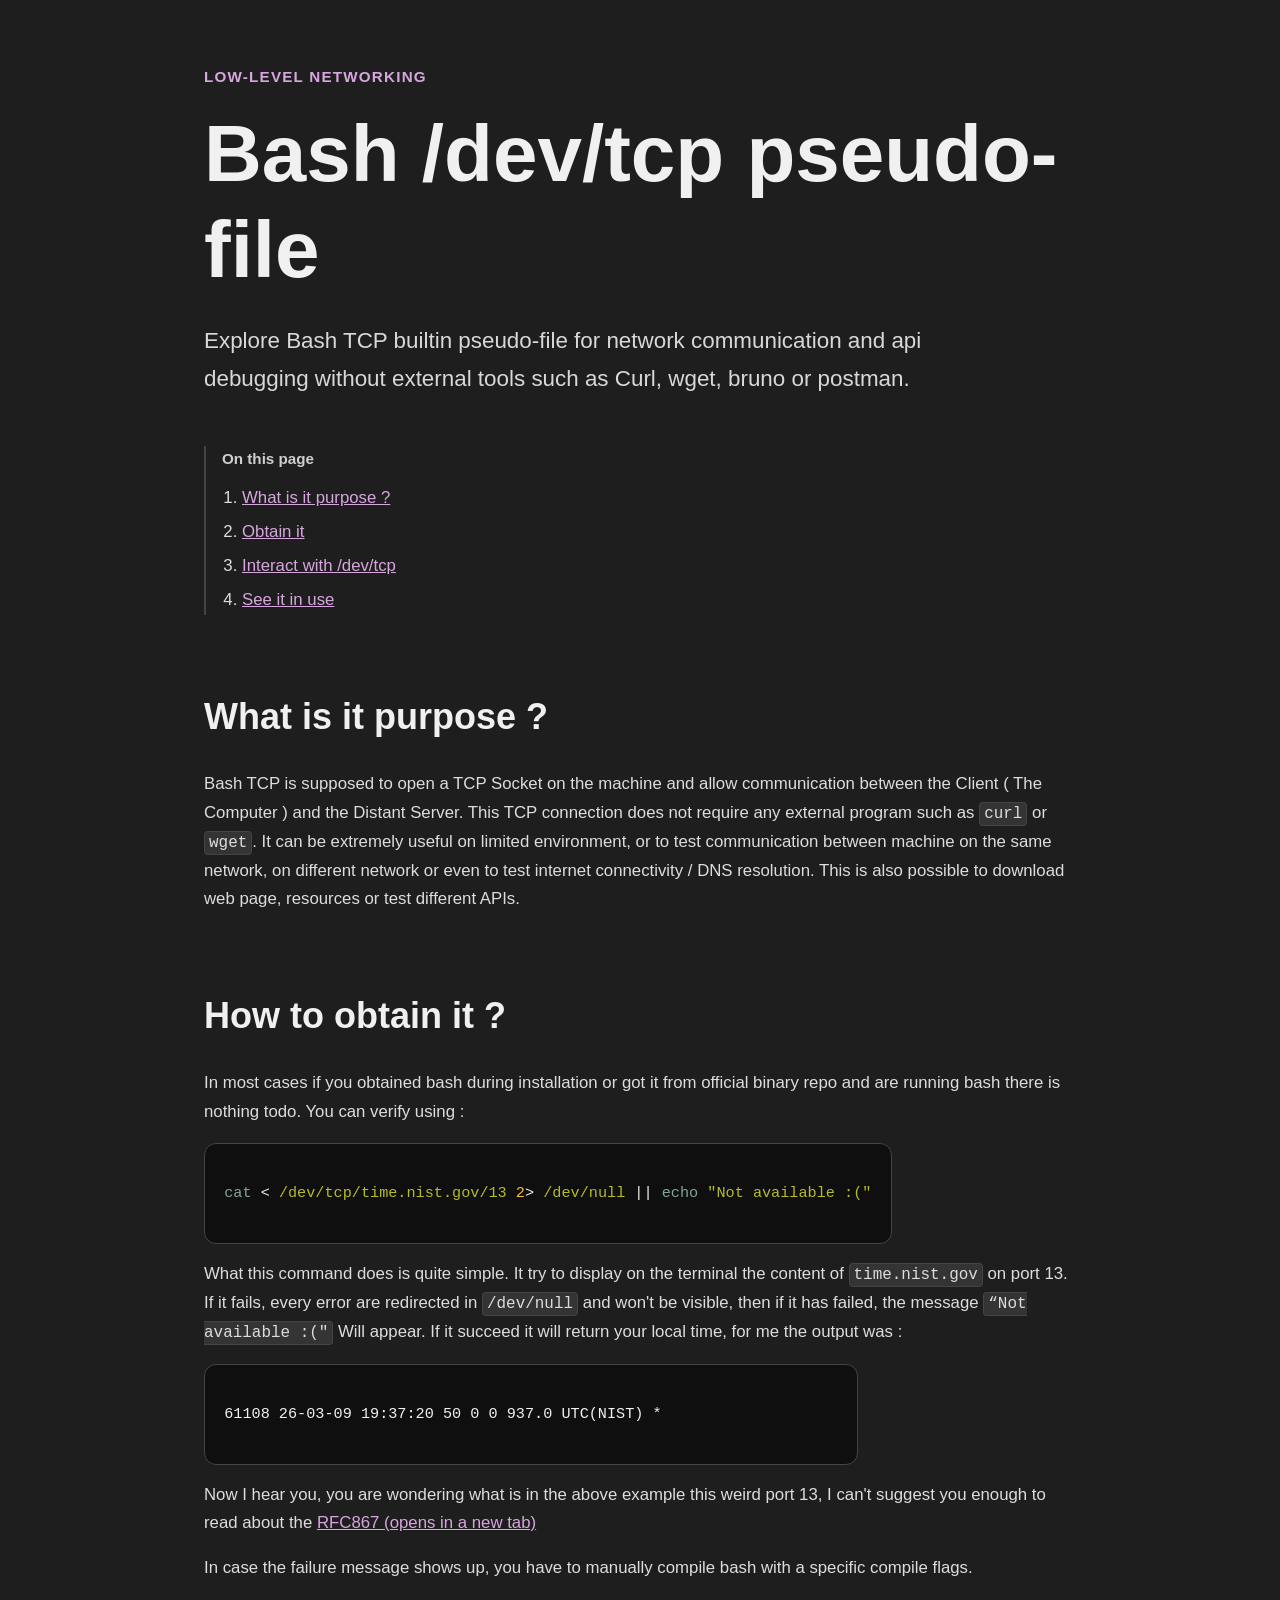
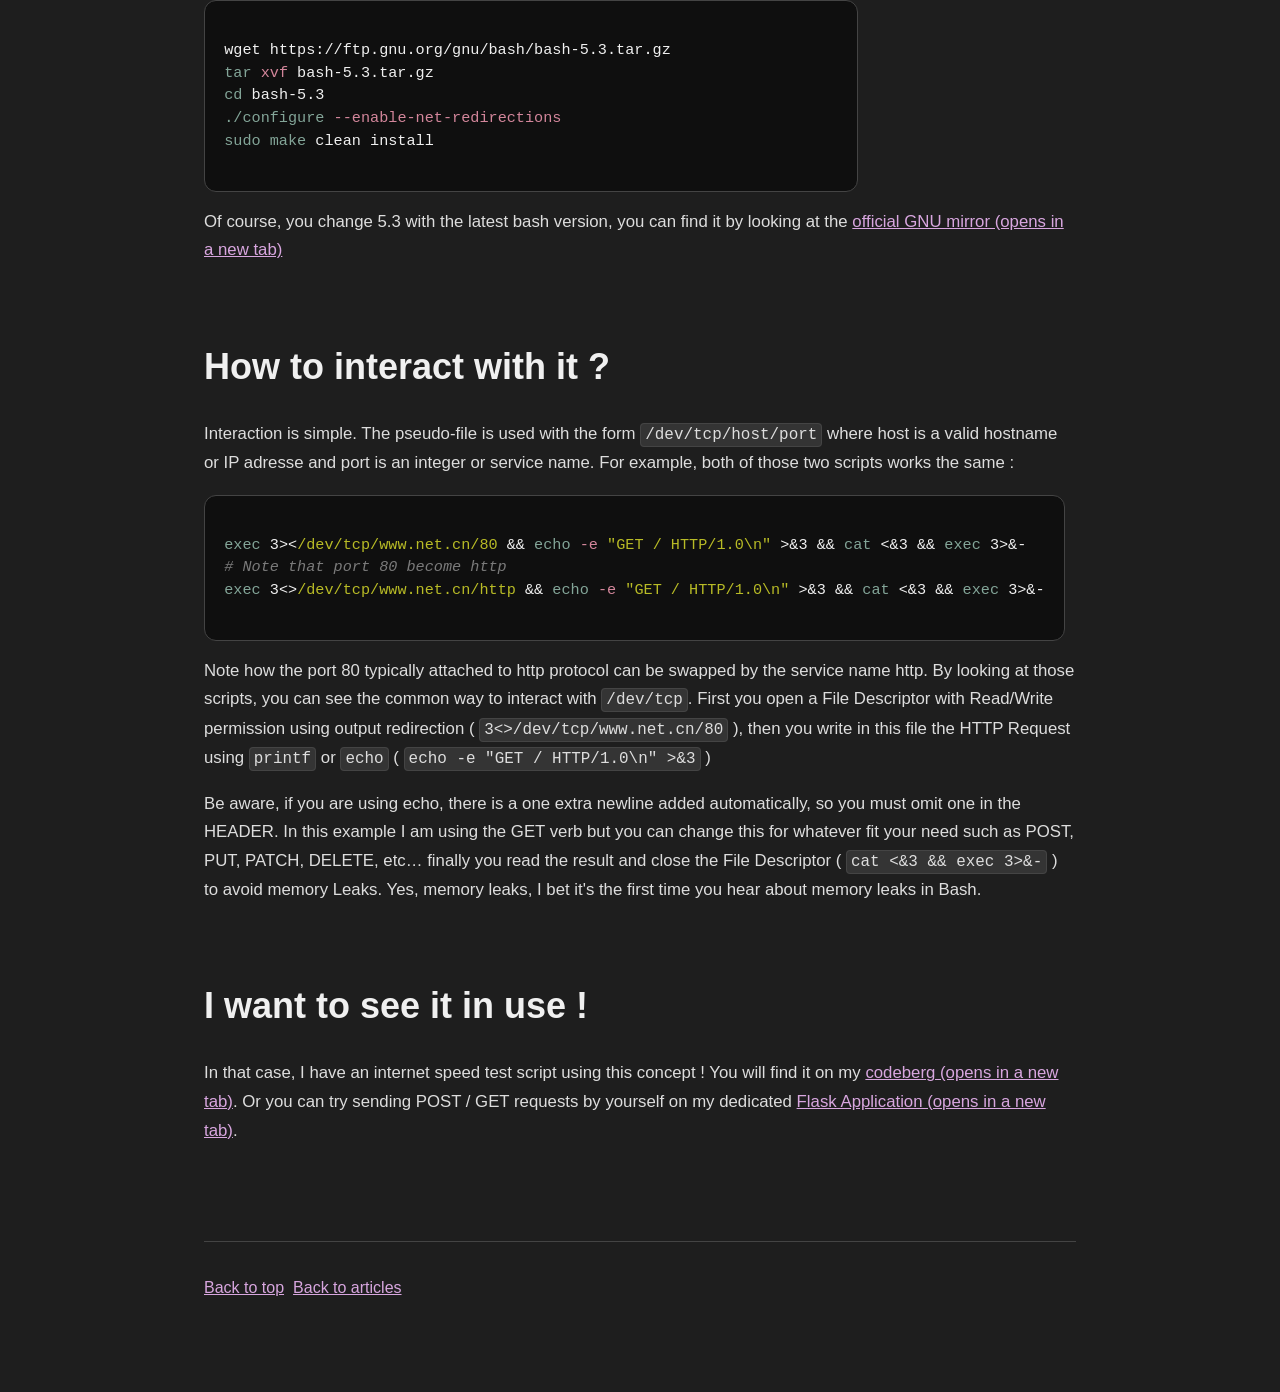
<file: articles/bash-devtcp-pseudo-file.html>
<!DOCTYPE html>
<html lang="en">

<head>
  <title>Bash /dev/tcp pseudo-file - Riley</title>

  <meta charset="UTF-8">
  <meta name="viewport" content="width=device-width, initial-scale=1, user-scalable=yes">

  <link rel="icon" type="image/x-icon" href="/resources/images/favicon-light.ico" media="(prefers-color-scheme: light)">
  <link rel="icon" type="image/x-icon" href="/resources/images/favicon-dark.ico" media="(prefers-color-scheme: dark)">

  <link rel="stylesheet" href="../../style/colors.css">
  <link rel="stylesheet" href="../../style/main.css">
  <link rel="stylesheet" href="../../style/layout.css">
  <link rel="stylesheet" href="../../style/typography.css">
  <link rel="stylesheet" href="../../style/navigation.css">
  <link rel="stylesheet" href="../../style/footer.css">
  <link rel="stylesheet" href="../style/highlight.css">
  <link rel="stylesheet" href="../style/syntax-coloration/language-sh.css">
  <link rel="stylesheet" href="../style/syntax-coloration/semantic.css">
</head>

<body>
  <header id="top">
    <p class="eyebrow">Low-level networking</p>

    <h1>Bash /dev/tcp pseudo-file</h1>

    <p class="subtitle">
      Explore Bash TCP builtin pseudo-file for network communication and api debugging without external tools such
      as Curl, wget, bruno or postman.
    </p>
  </header>

  <nav class="jump-table" aria-labelledby="navigation-title">
    <p id="navigation-title">On this page</p>

    <ol>
      <li><a href="#context">What is it purpose ?</a></li>
      <li><a href="#obtain-it">Obtain it</a></li>
      <li><a href="#try-it">Interact with /dev/tcp</a></li>
      <li><a href="#related">See it in use</a></li>
    </ol>
  </nav>

  <main>
    <section id="context">
      <h2>What is it purpose ?</h2>

      <p>
        Bash TCP is supposed to open a TCP Socket on the machine and allow communication between the Client ( The
        Computer ) and the Distant Server. This TCP connection does not require any external program such as
        <code>curl</code> or <code>wget</code>. It can be extremely useful on limited environment, or to test
        communication between machine on the same network, on different network or even to test internet connectivity /
        DNS resolution. This is also possible to download web page, resources or test different APIs.
      </p>
    </section>

    <section id="obtain-it">
      <h2>How to obtain it ?</h2>

      <p>
        In most cases if you obtained bash during installation or got it from official binary repo and are running bash
        there is nothing todo. You can verify using :
      </p>
      <pre><code class="language-sh">
<span class="command">cat</span> &lt; <span class="path">/dev/tcp/time.nist.gov/13</span> <span class="constant">2</span>&gt; <span class="path">/dev/null</span> || <span class="command">echo</span> <span class="string">"Not available <span aria-hidden="true">:(</span>"</span>
      </code></pre>
      <p>
      What this command does is quite simple. It try to display on the terminal the content of <code>time.nist.gov</code> on port 13. If it fails, every error are redirected in <code>/dev/null</code> and won't be visible, then if it has failed, the message <code>“Not available <span aria-hidden="true">:(</span>"</code> Will appear. If it succeed it will return your local time, for me the output was :</p> 
      <pre><code>
61108 26-03-09 19:37:20 50 0 0 937.0 UTC(NIST) *
      </code></pre>
      <p>Now I hear you, you are wondering what is in the above example this weird port 13, I can't suggest you enough to read about the <a target="_blank" rel="noopener" href="https://www.rfc-editor.org/rfc/rfc867.html">RFC867 (opens in a new tab)</a></p>
      <p>In case the failure message shows up, you have to manually compile bash with a specific compile flags.</p>
    <pre><code class="language-sh">
<span class=="command">wget</span> https://ftp.gnu.org/gnu/bash/bash-5.3.tar.gz
<span class="command">tar</span> <span class="flag">xvf</span> bash-5.3.tar.gz
<span class="command">cd</span> bash-5.3
<span class="command">./configure</span> <span class="flag">--enable-net-redirections</span>
<span class="command">sudo make</span> clean install
    </code></pre>
    <p>
Of course, you change 5.3 with the latest bash version, you can find it by looking at the <a target="_blank" rel="noopener" href="https://ftp.gnu.org/gnu/bash">official GNU mirror (opens in a new tab)</a>
    </p>
    </section>
    <section id="try-it">
      <h2>How to interact with it ?</h2>

      <p>
      Interaction is simple. The pseudo-file is used with the form <code>/dev/tcp/host/port</code> where host is a valid hostname or IP adresse and port is an integer or service name. For example, both of those two scripts works the same : 
      </p>

      <pre><code class="language-sh">
<span class="command">exec</span> 3&gt;&lt;<span class="path">/dev/tcp/www.net.cn/80</span> &amp;&amp; <span class="command">echo</span> <span class="flag">-e</span> <span class="string">"GET / HTTP/1.0\n"</span> &gt;&amp;3 &amp;&amp; <span class="command">cat</span> &lt;&amp;3 &amp;&amp; <span class="command">exec</span> 3&gt;&amp;-
<span class="comment"># Note that port 80 become http</span>
<span class="command">exec</span> 3&lt;&gt;<span class="path">/dev/tcp/www.net.cn/http</span> &amp;&amp; <span class="command">echo</span> <span class="flag">-e</span> <span class="string">"GET / HTTP/1.0\n"</span> &gt;&amp;3 &amp;&amp; <span class="command">cat</span> &lt;&amp;3 &amp;&amp; <span class="command">exec</span> 3&gt;&amp;-
        </code></pre>
        <p>
        Note how the port 80 typically attached to http protocol can be swapped by the service name http. By looking at those scripts, you can see the common way to interact with <code>/dev/tcp</code>. First you open a File Descriptor with Read/Write permission using output redirection ( <code>3&lt;&gt;/dev/tcp/www.net.cn/80</code> ), then you write in this file the HTTP Request using <code>printf</code> or <code>echo</code> ( <code>echo -e "GET / HTTP/1.0\n" &gt;&amp;3</code> ) 
        </p>
        <p>
        Be aware, if you are using echo, there is a one extra newline added automatically, so you must omit one in the HEADER. In this example I am using the GET verb but you can change this for whatever fit your need such as POST, PUT, PATCH, DELETE, etc… finally you read the result and close the File Descriptor ( <code>cat &lt;&amp;3 &amp;&amp; exec 3&gt;&amp;-</code> ) to avoid memory Leaks. Yes, memory leaks, I bet it's the first time you hear about memory leaks in Bash.
        </p>
    </section>

    <section id="related">
      <h2>I want to see it in use !</h2>

      <p>
      In that case, I have an internet speed test script using this concept ! You will find it on my <a target="_blank" rel="noopener" href="https://codeberg.org/Yewspine/Script-Collection/src/branch/main/speedtest.sh">codeberg (opens in a new tab)</a>. Or you can try sending POST / GET requests by yourself on my dedicated <a target="_blank" rel="noopener" href="https://codeberg.org/Yewspine/Flask-API/src/branch/main">Flask Application (opens in a new tab)</a>.
      </p>
    </section>
  </main>

  <footer>
    <a target="_top" href="#">Back to top</a>&ThickSpace;
    <a href="index.html">Back to articles</a>
  </footer>
</body>

</html>
</file>
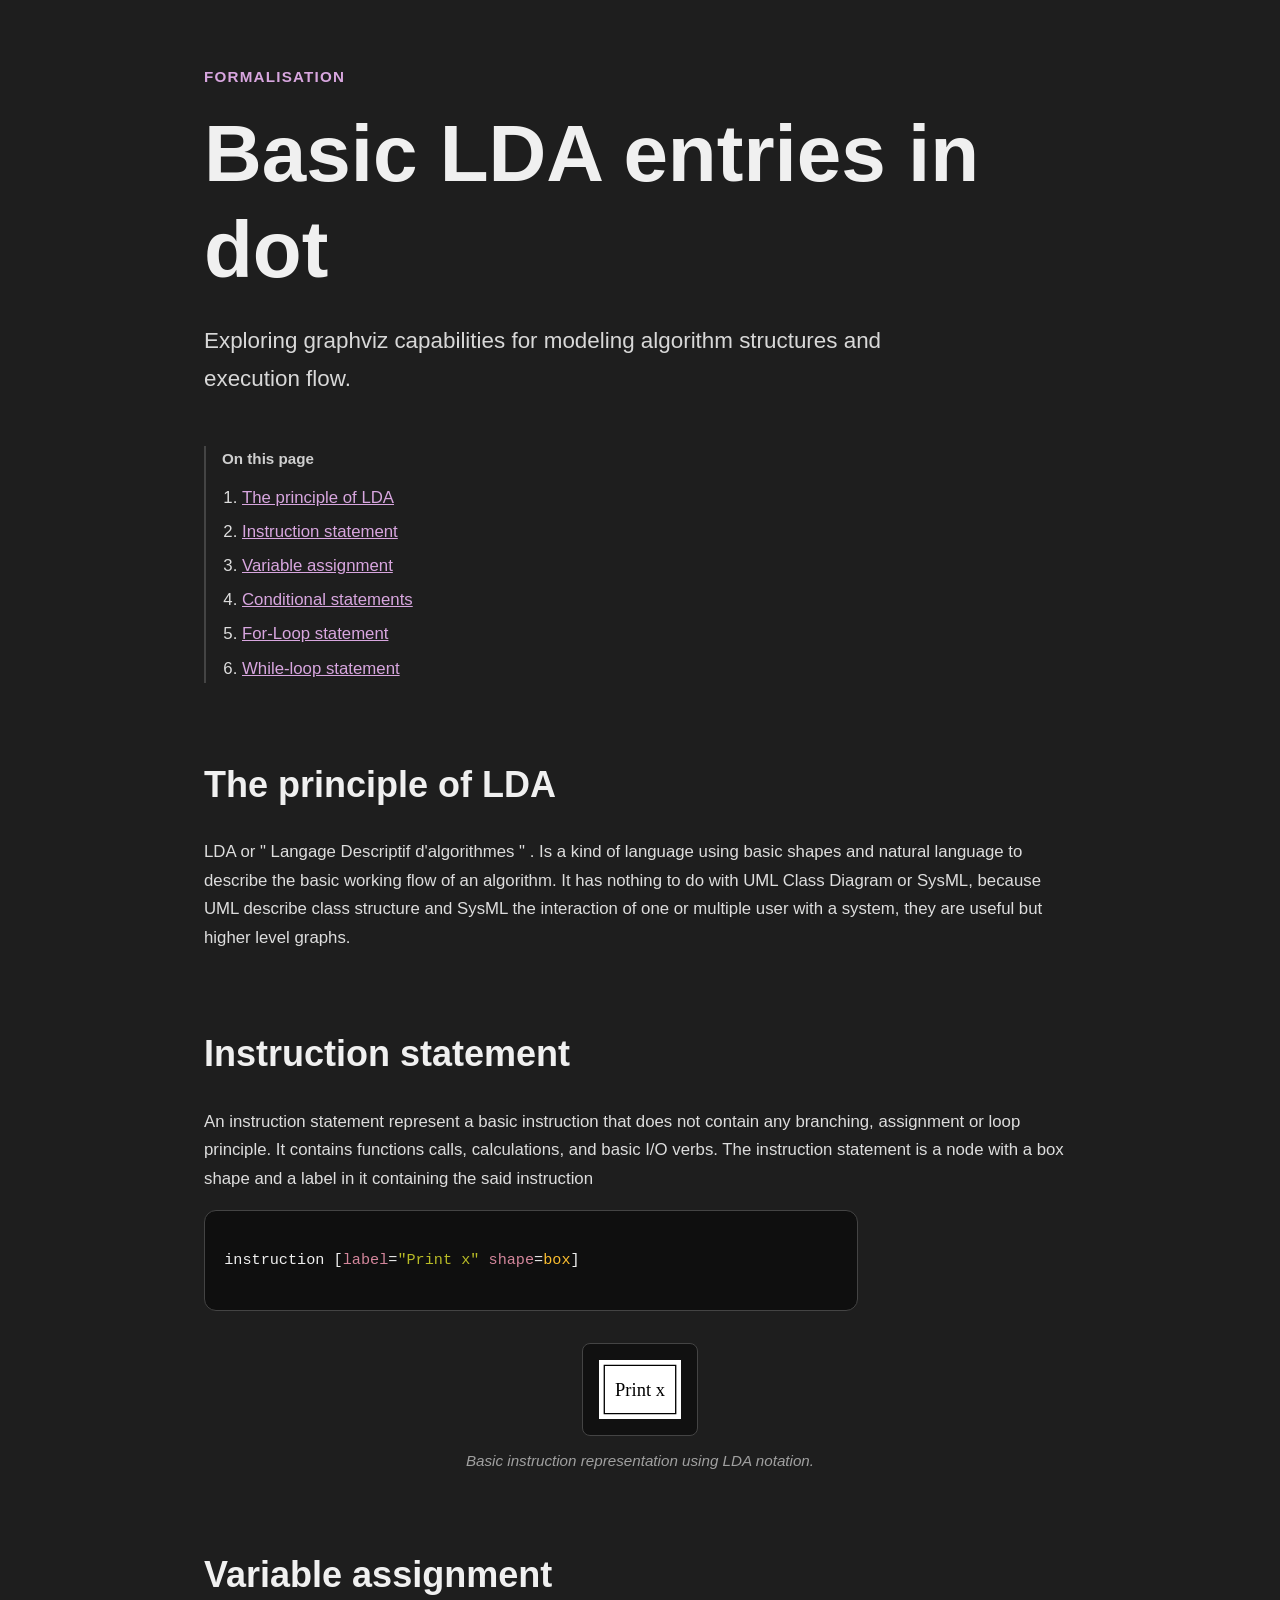
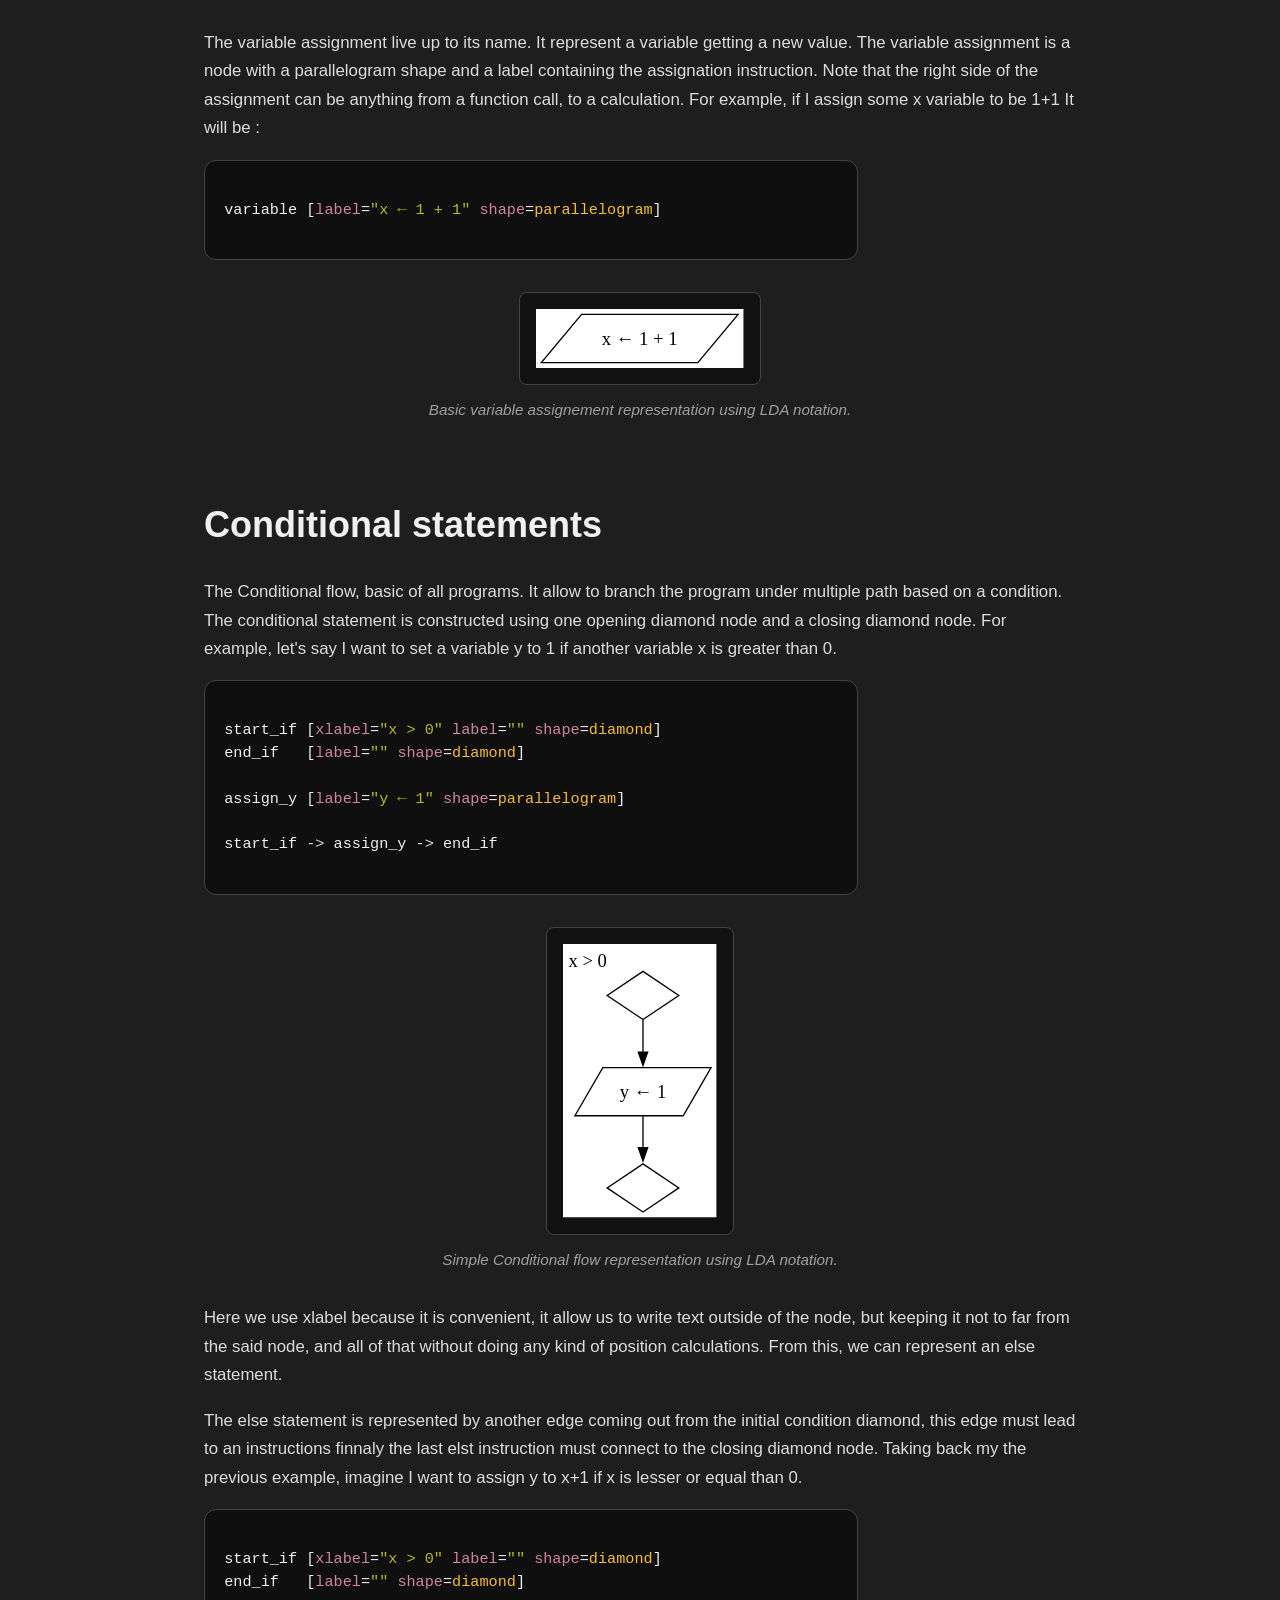
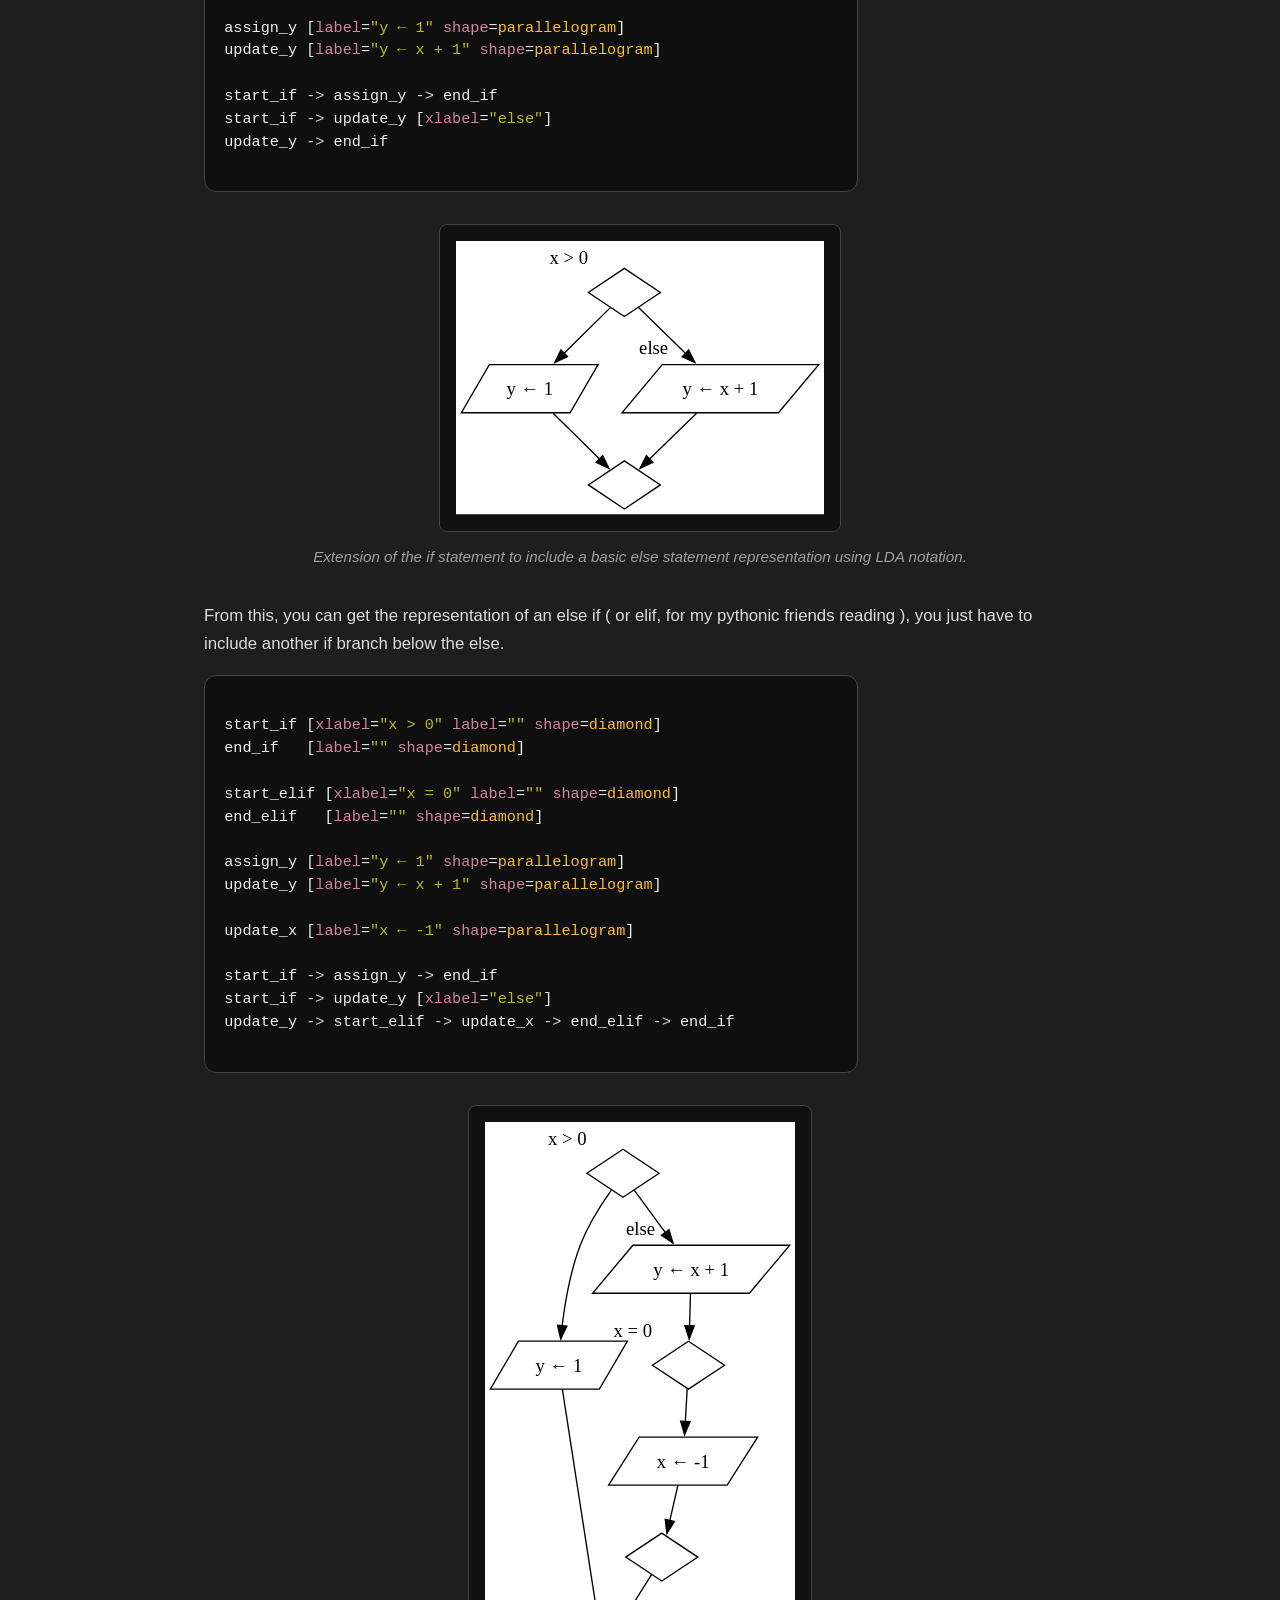
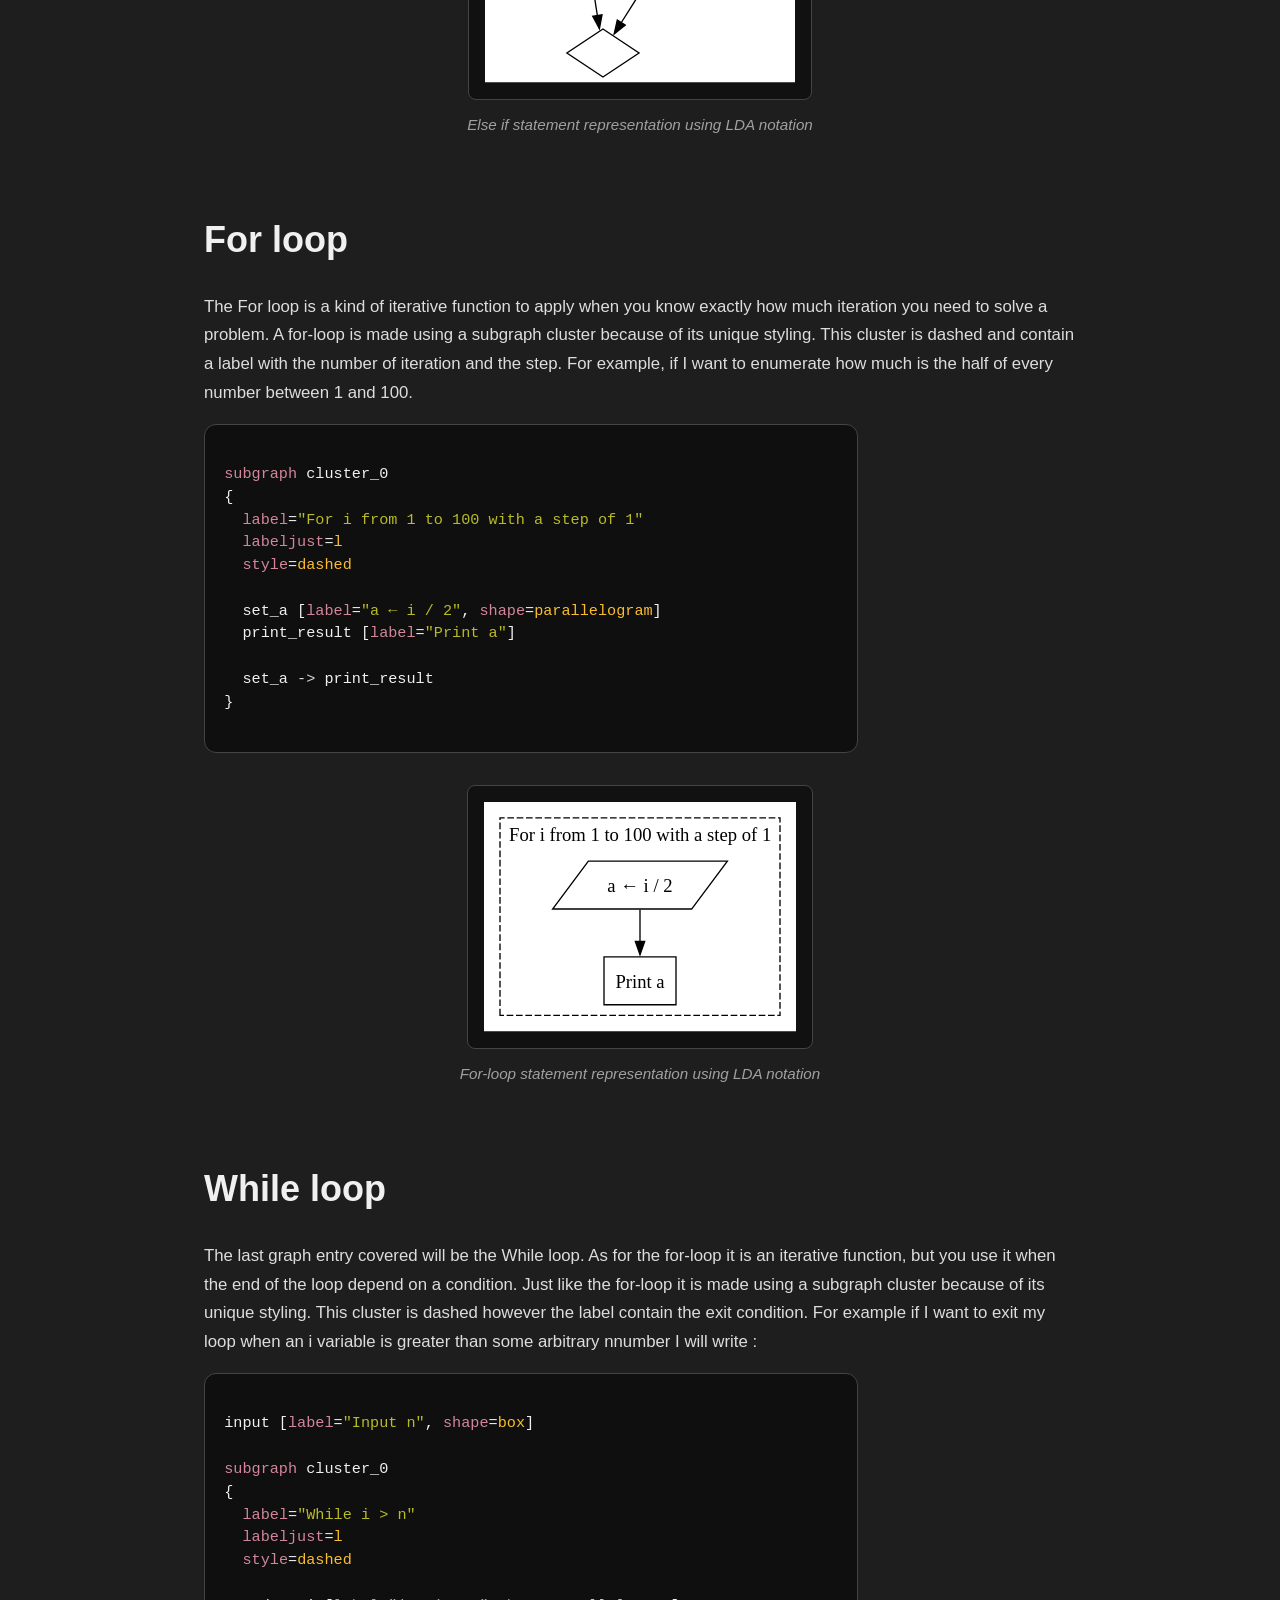
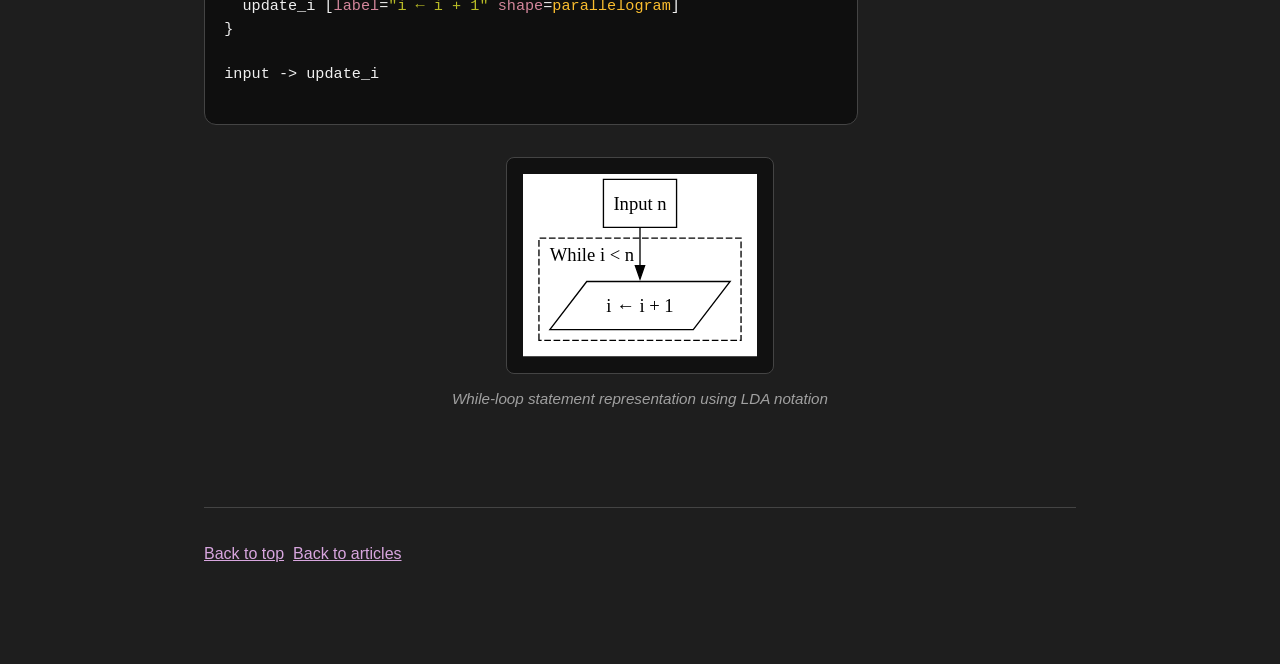
<file: articles/basic-lda-entries-in-dot.html>
<!DOCTYPE html>
<html lang="en">

<head>
  <title>Basic LDA entries in dot — Riley</title>

  <meta charset="UTF-8">
  <meta name="viewport" content="width=device-width, initial-scale=1, user-scalable=yes">

  <link rel="icon" type="image/x-icon" href="/resources/images/favicon-light.ico" media="(prefers-color-scheme: light)">
  <link rel="icon" type="image/x-icon" href="/resources/images/favicon-dark.ico" media="(prefers-color-scheme: dark)">

  <link rel="stylesheet" href="../style/colors.css">
  <link rel="stylesheet" href="../style/main.css">
  <link rel="stylesheet" href="../style/layout.css">
  <link rel="stylesheet" href="../style/typography.css">
  <link rel="stylesheet" href="../style/navigation.css">
  <link rel="stylesheet" href="../style/footer.css">
  <link rel="stylesheet" href="../style/highlight.css">
  <link rel="stylesheet" href="../style/syntax-coloration/semantic.css">
  <link rel="stylesheet" href="../style/images.css">
</head>

<body>
  <header id="top">
    <p class="eyebrow">Formalisation</p>

    <h1>Basic LDA entries in dot</h1>

    <p class="subtitle">
      Exploring graphviz capabilities for modeling algorithm structures and execution flow.
    </p>
  </header>

  <nav class="jump-table" aria-labelledby="navigation-title">
    <p id="navigation-title">On this page</p>

    <ol>
      <li><a href="#context">The principle of LDA</a></li>
      <li><a href="#instruction">Instruction statement</a></li>
      <li><a href="#variable">Variable assignment</a></li>
      <li><a href="#condition">Conditional statements</a></li>
      <li><a href="#for-loop">For-Loop statement</a></li>
      <li><a href="#while-loop">While-loop statement</a></li>
    </ol>
  </nav>

  <main>
    <section id="context">
      <h2>The principle of LDA</h2>

      <p>
        LDA or " Langage Descriptif d'algorithmes " . Is a kind of language using basic shapes and natural language to
        describe the basic working flow of an algorithm. It has nothing to do with UML Class Diagram or SysML, because
        UML describe class structure and SysML the interaction of one or multiple user with a system, they are useful
        but higher level graphs.
      </p>
    </section>

    <section id="instruction">
      <h2>Instruction statement</h2>

      <p>
        An instruction statement represent a basic instruction that does not contain any branching, assignment or loop
        principle. It contains functions calls, calculations, and basic I/O verbs. The instruction statement is a node
        with a box shape and a label in it containing the said instruction
      </p>
      <pre><code>
instruction [<span class="keyword">label</span>=<span class="string">"Print x"</span> <span class="keyword">shape</span>=<span class="constant">box</span>]
        </code></pre>
        <figure class="diagram">
          <img src="../resources/dot_vector/input.svg" alt="">
          <figcaption>Basic instruction representation using LDA notation.</figcaption>
        </figure>
    </section>

    <section id="variable">
      <h2>Variable assignment</h2>

      <p>
      The variable assignment live up to its name. It represent a variable getting a new value. The variable assignment is a node with a parallelogram shape and a label containing the assignation instruction. Note that the right side of the assignment can be anything from a function call, to a calculation. For example, if I assign some x variable to be 1+1 It will be : 
      </p>

      <pre><code>
variable [<span class="keyword">label</span>=<span class="string">"x ← 1 + 1"</span> <span class="keyword">shape</span>=<span class="constant">parallelogram</span>]
        </code></pre>
    </section>

    <figure class="diagram">
      <img src="../resources/dot_vector/assignation.svg" alt="">
      <figcaption>Basic variable assignement representation using LDA notation.</figcaption>
    </figure>
 
    <section id="condition">
      <h2>Conditional statements</h2>

      <p>
        The Conditional flow, basic of all programs. It allow to branch the program under multiple path based on a condition. The conditional statement is constructed using one opening diamond node and a closing diamond node. For example, let's say I want to set a variable y to 1 if another variable x is greater than 0.
      </p>
      <pre><code>
start_if [<span class="keyword">xlabel</span>=<span class="string">"x &gt; 0"</span> <span class="keyword">label</span>=<span class="string" aria-label="emptry string">""</span> <span class="keyword">shape</span>=<span class="constant">diamond</span>]
end_if   [<span class="keyword">label</span>=<span class="string" aria-label="empty string">""</span> <span class="keyword">shape</span>=<span class="constant">diamond</span>]

assign_y [<span class="keyword">label</span>=<span class="string">"y ← 1"</span> <span class="keyword">shape</span>=<span class="constant">parallelogram</span>]

start_if <span class="operator" aria-label="simple arrow operator">-&gt;</span> assign_y <span class="operator" aria-label="simple arrow operator">-&gt;</span> end_if
      </code></pre>
      <figure class="diagram">
        <img src="../resources/dot_vector/condition.svg" alt="">
        <figcaption>Simple Conditional flow representation using LDA notation.</figcaption>
      </figure>
      <p>
      Here we use xlabel because it is convenient, it allow us to write text outside of the node, but keeping it not to far from the said node, and all of that without doing any kind of position calculations. From this, we can represent an else statement.</p> 
      <p>
      The else statement is represented by another edge coming out from the initial condition diamond, this edge must lead to an instructions finnaly the last elst instruction must connect to the closing diamond node. Taking back my the previous example, imagine I want to assign y to x+1 if x is lesser or equal than 0.
      </p>
      <pre><code>
start_if [<span class="keyword">xlabel</span>=<span class="string">"x &gt; 0"</span> <span class="keyword">label</span>=<span class="string" aria-label="empty string">""</span> <span class="keyword">shape</span>=<span class="constant">diamond</span>]
end_if   [<span class="keyword">label</span>=<span class="string" aria-label="empty string">""</span> <span class="keyword">shape</span>=<span class="constant">diamond</span>]

assign_y [<span class="keyword">label</span>=<span class="string">"y ← 1"</span> <span class="keyword">shape</span>=<span class="constant">parallelogram</span>]
update_y [<span class="keyword">label</span>=<span class="string">"y ← x + 1"</span> <span class="keyword">shape</span>=<span class="constant">parallelogram</span>]

start_if <span class="operator" aria-label="simple arrow operator">-&gt;</span> assign_y <span class="operator" aria-label="simple arrow operator">-&gt;</span> end_if
start_if <span class="operator" aria-label="simple arrow operator">-&gt;</span> update_y [<span class="keyword">xlabel</span>=<span class="string">"else"</span>]
update_y <span class="operator" aria-label="simple arrow operator">-&gt;</span> end_if
      </code></pre>
      <figure class="diagram">
        <img src="../resources/dot_vector/else-condition.svg" alt="">
        <figcaption>Extension of the if statement to include a basic else statement representation using LDA notation.<figcaption>
      </figure>
      <p>From this, you can get the representation of an else if ( or elif, for my pythonic friends reading ), you just have to include another if branch below the else.</p>
      <pre><code>
start_if [<span class="keyword">xlabel</span>=<span class="string">"x &gt; 0"</span> <span class="keyword">label</span>=<span class="string" aria-label="empty string">""</span> <span class="keyword">shape</span>=<span class="constant">diamond</span>]
end_if   [<span class="keyword">label</span>=<span class="string" aria-label="empty string">""</span> <span class="keyword">shape</span>=<span class="constant">diamond</span>]

start_elif [<span class="keyword">xlabel</span>=<span class="string">"x = 0"</span> <span class="keyword">label</span>=<span class="string" aria-label="empty string">""</span> <span class="keyword">shape</span>=<span class="constant">diamond</span>]
end_elif   [<span class="keyword">label</span>=<span class="string" aria-label="empty string">""</span> <span class="keyword">shape</span>=<span class="constant">diamond</span>]

assign_y [<span class="keyword">label</span>=<span class="string">"y ← 1"</span> <span class="keyword">shape</span>=<span class="constant">parallelogram</span>]
update_y [<span class="keyword">label</span>=<span class="string">"y ← x + 1"</span> <span class="keyword">shape</span>=<span class="constant">parallelogram</span>]

update_x [<span class="keyword">label</span>=<span class="string">"x ← -1"</span> <span class="keyword">shape</span>=<span class="constant">parallelogram</span>]

start_if <span class="operator" aria-label="simple arrow operator">-&gt;</span> assign_y <span class="operator" aria-label="simple arrow operator">-&gt;</span> end_if
start_if <span class="operator" aria-label="simple arrow operator">-&gt;</span> update_y [<span class="keyword">xlabel</span>=<span class="string">"else"</span>]
update_y <span class="operator" aria-label="simple arrow operator">-&gt;</span> start_elif <span class="operator" aria-label="simple arrow operator">-&gt;</span> update_x <span class="operator" aria-label="simple arrow operator">-&gt;</span> end_elif <span class="operator" aria-label="simple arrow operator">-&gt;</span> end_if
      </code></pre>
      <figure class="diagram">
        <img src="../resources/dot_vector/elif-condition.svg" alt="">
        <figcaption>Else if statement representation using LDA notation</figcaption>
      </figure>
    </section>
    <section>
      <h2 id="for-loop">For loop</h2>
      <p>
      The For loop is a kind of iterative function to apply when you know exactly how much iteration you need to solve a problem. A for-loop is made using a subgraph cluster because of its unique styling. This cluster is dashed and contain a label with the number of iteration and the step. For example, if I want to enumerate how much is the half of every number between 1 and 100.
      </p>
      <pre><code>
<span class="keyword">subgraph</span> cluster_0
{
  <span class="keyword">label</span>=<span class="string">"For i from 1 to 100 with a step of 1"</span>
  <span class="keyword">labeljust</span>=<span class="constant">l</span>
  <span class="keyword">style</span>=<span class="constant">dashed</span>

  set_a [<span class="keyword">label</span>=<span class="string">"a ← i / 2"</span>, <span class="keyword">shape</span>=<span class="constant">parallelogram</span>]
  print_result [<span class="keyword">label</span>=<span class="string">"Print a"</span>]

  set_a <span class="operator" aria-label="simple arrow operator">-&gt;</span> print_result
}
      </code></pre>
      <figure class="diagram">
        <img src="../resources/dot_vector/for-loop.svg" alt="">
        <figcaption>For-loop statement representation using LDA notation</figcaption>
      </figure>
    </section>
    <section>
      <h2 id="while-loop">While loop</h2>
      <p>
      The last graph entry covered will be the While loop. As for the for-loop it is an iterative function, but you use it when the end of the loop depend on a condition. Just like the for-loop it is made using a subgraph cluster because of its unique styling. This cluster is dashed however the label contain the exit condition. For example if I want to exit my loop when an i variable is greater than some arbitrary nnumber I will write : 
      </p>
      <pre><code>
input [<span class="keyword">label</span>=<span class="string">"Input n"</span>, <span class="keyword">shape</span>=<span class="constant">box</span>]

<span class="keyword">subgraph</span> cluster_0
{
  <span class="keyword">label</span>=<span class="string">"While i &gt; n"</span>
  <span class="keyword">labeljust</span>=<span class="constant">l</span>
  <span class="keyword">style</span>=<span class="constant">dashed</span>

  update_i [<span class="keyword">label</span>=<span class="string">"i ← i + 1"</span> <span class="keyword">shape</span>=<span class="constant">parallelogram</span>]
}

input <span aria-label="simple arrow operator">-&gt;</span> update_i
      </code></pre>
      <figure class="diagram">
        <img src="../resources/dot_vector/while-loop.svg" alt="">
        <figcaption>While-loop statement representation using LDA notation</figcaption>
      </figure>
    </section>
  </main>

  <footer>
    <a href="#">Back to top</a>&ThickSpace;
    <a href="index.html">Back to articles</a>
  </footer>
</body>

</html>
</file>
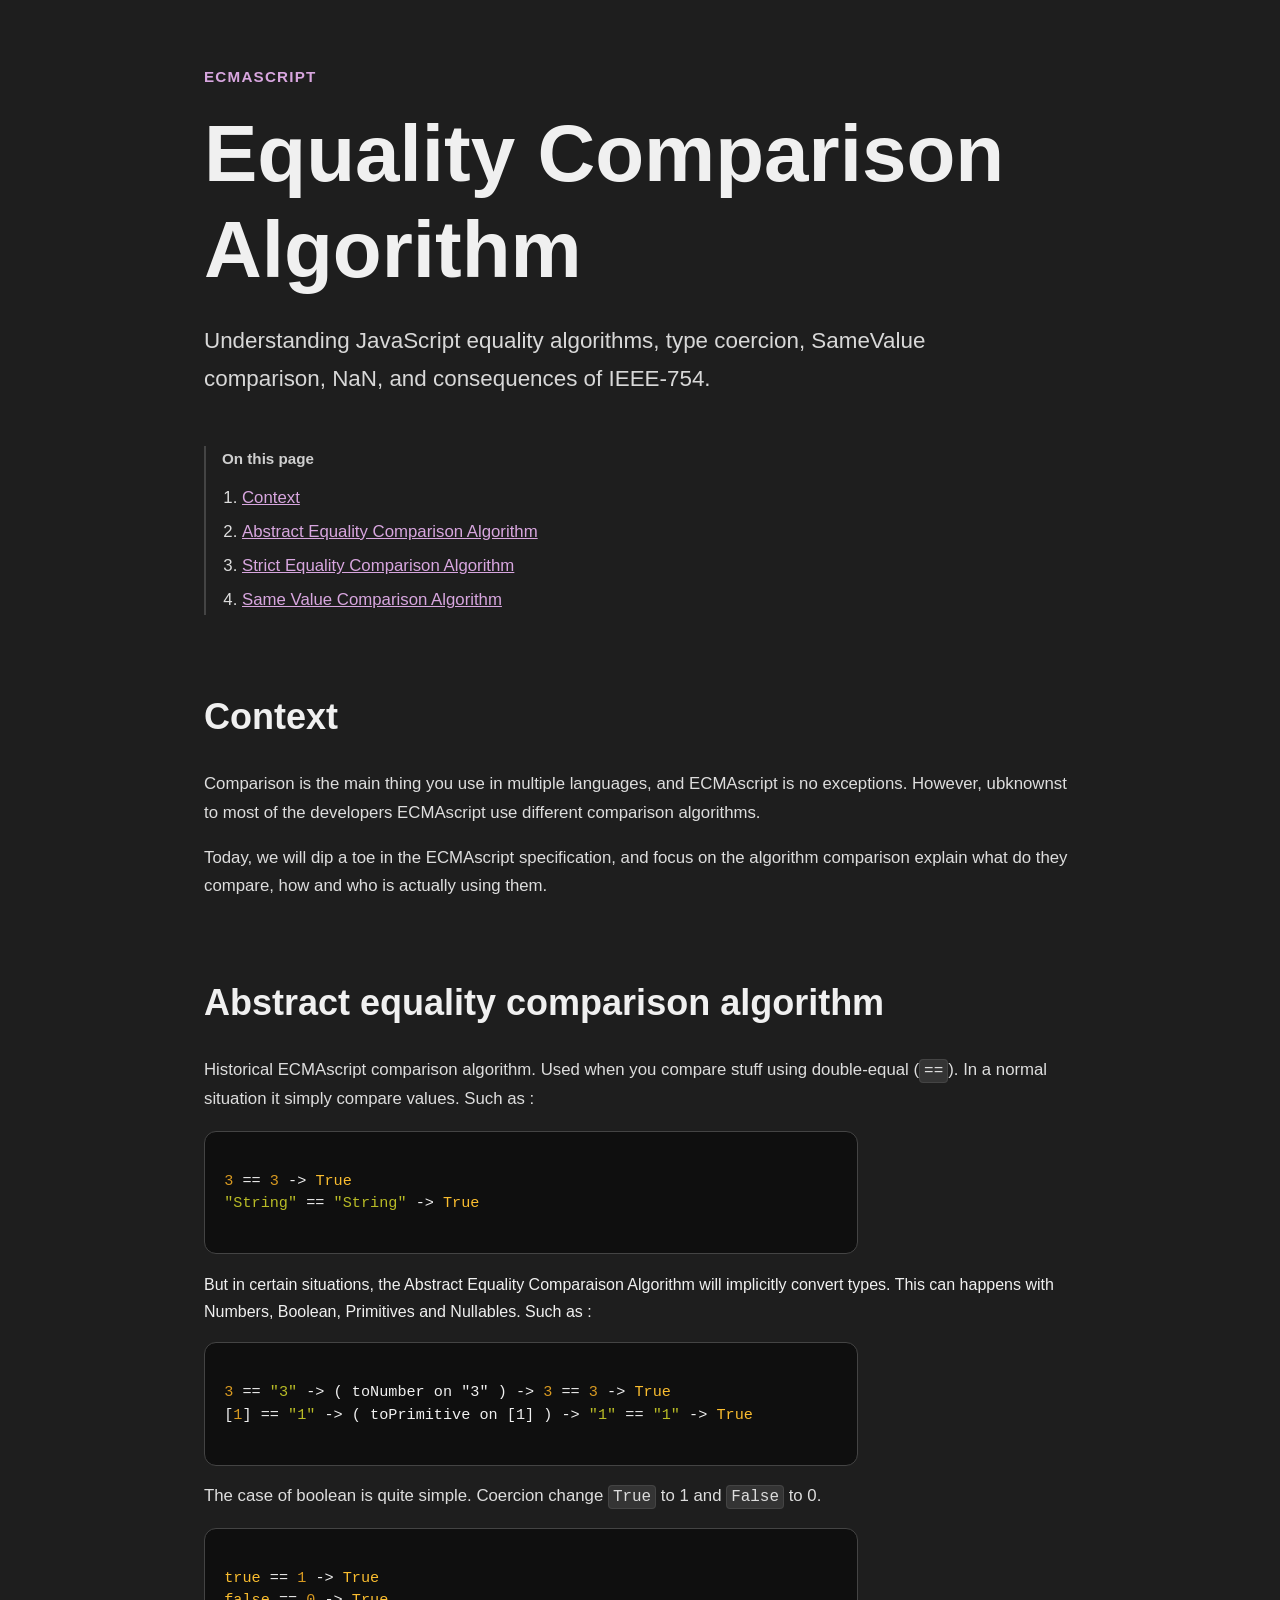
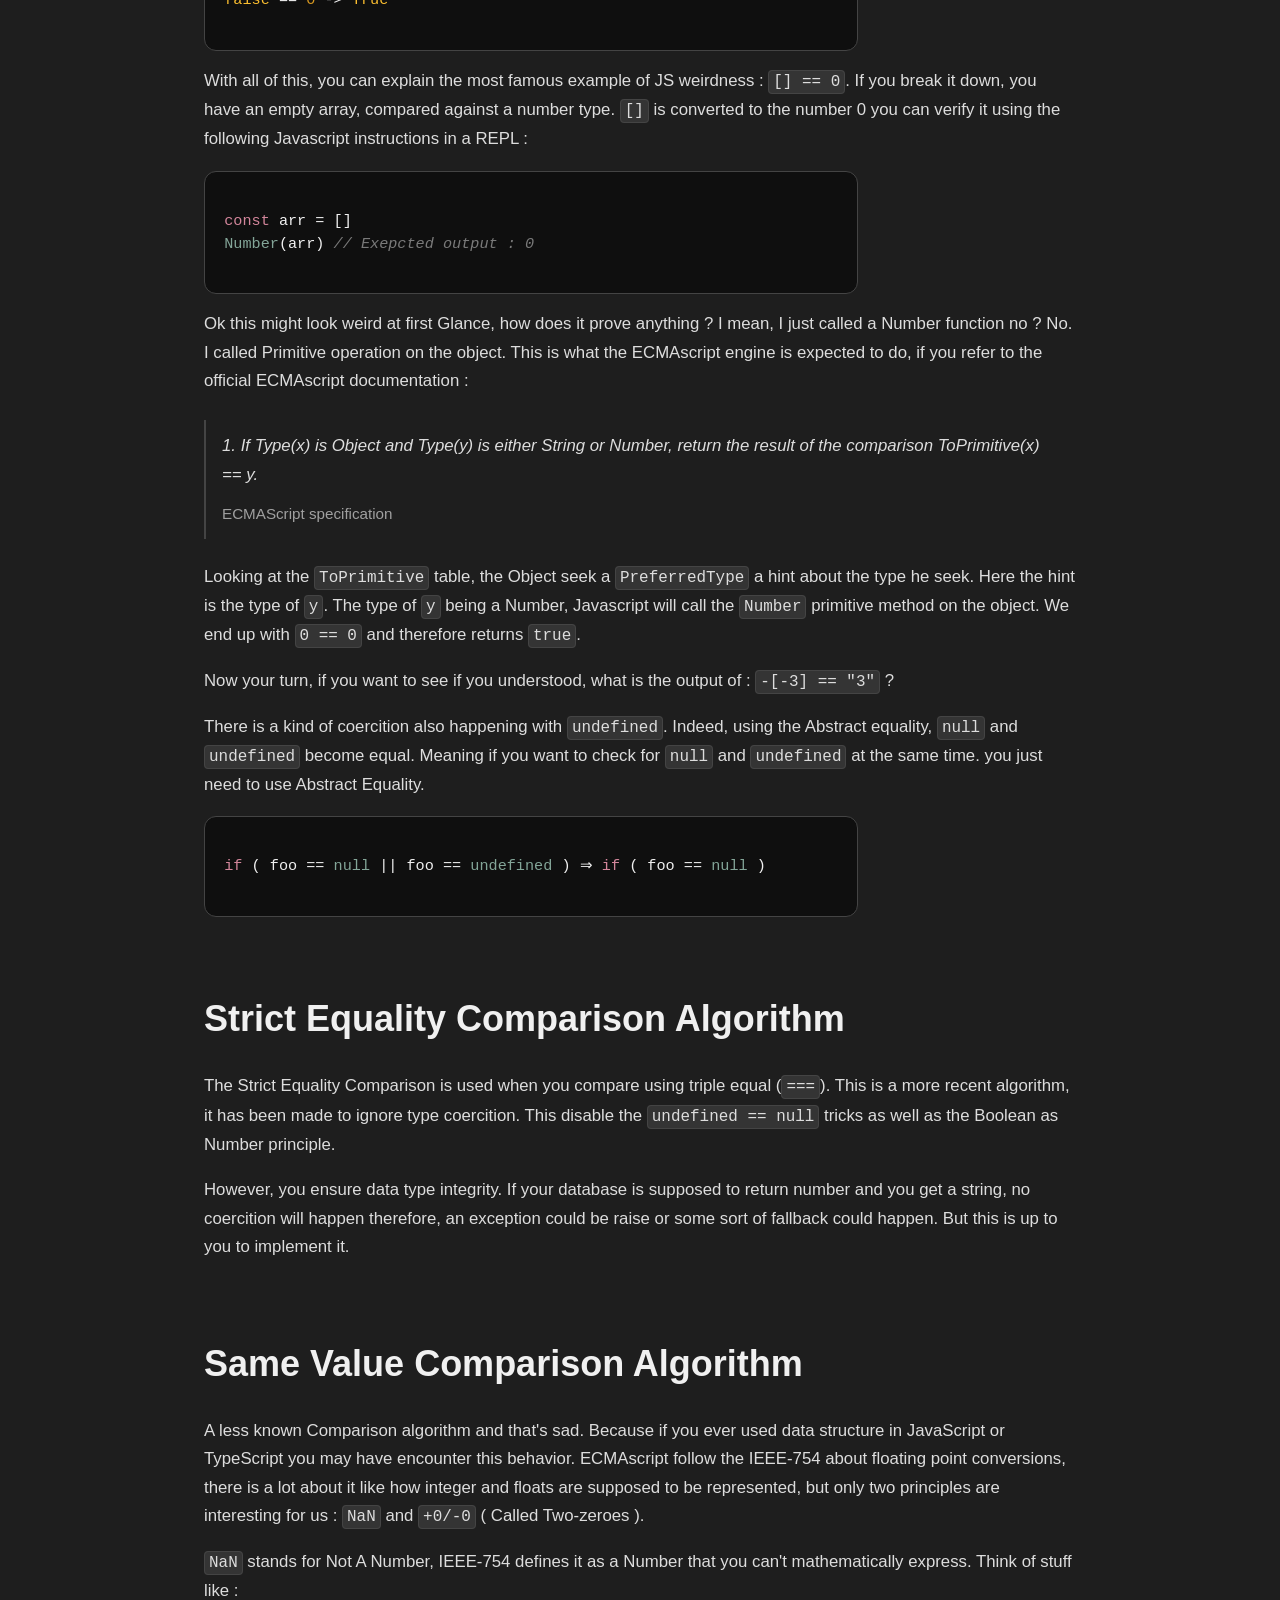
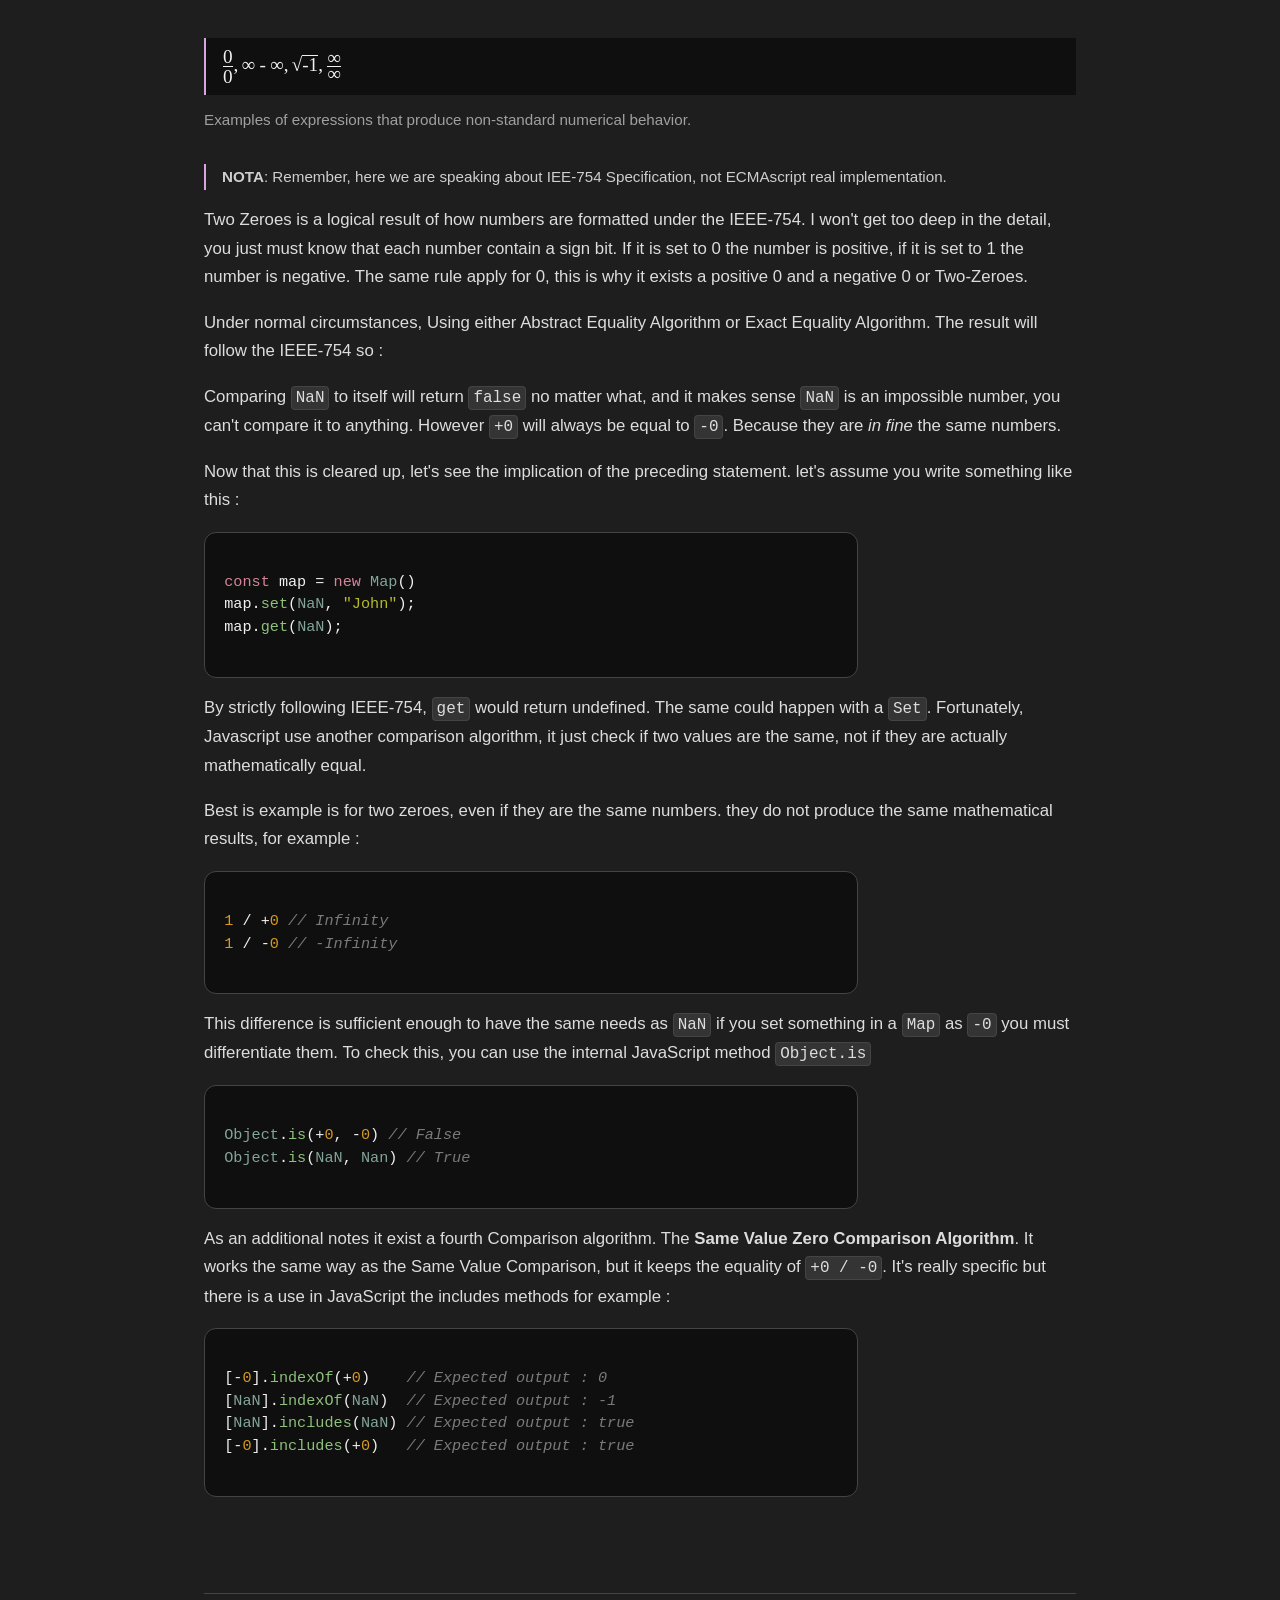
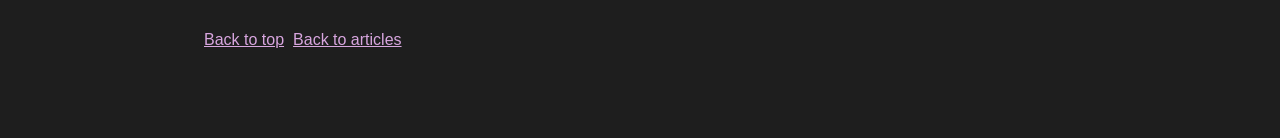
<file: articles/equality-comparison-algorithms.html>
<!DOCTYPE html>
<html lang="en">

<head>
  <title>Equality Comparison Algorithm — Riley</title>

  <meta charset="UTF-8">
  <meta name="viewport" content="width=device-width, initial-scale=1, user-scalable=yes">

  <link rel="icon" type="image/x-icon" href="/resources/images/favicon-light.ico" media="(prefers-color-scheme: light)">
  <link rel="icon" type="image/x-icon" href="/resources/images/favicon-dark.ico" media="(prefers-color-scheme: dark)">

  <link rel="stylesheet" href="../style/colors.css">
  <link rel="stylesheet" href="../style/main.css">
  <link rel="stylesheet" href="../style/layout.css">
  <link rel="stylesheet" href="../style/quote.css">
  <link rel="stylesheet" href="../style/typography.css">
  <link rel="stylesheet" href="../style/navigation.css">
  <link rel="stylesheet" href="../style/footer.css">
  <link rel="stylesheet" href="../style/highlight.css">
  <link rel="stylesheet" href="../style/syntax-coloration/semantic.css">
  <link rel="stylesheet" href="../style/syntax-coloration/language-ecmascript.css">
  <link rel="stylesheet" href="../style/mathml-formula.css">
</head>

<body>
  <header>
    <p class="eyebrow">ECMAScript</p>

    <h1>Equality Comparison Algorithm</h1>

    <p class="subtitle">
    Understanding JavaScript equality algorithms, type coercion, SameValue comparison, NaN, and consequences of IEEE-754.  
    </p>
  </header>

  <nav class="jump-table" aria-labelledby="navigation-title">
    <p id="navigation-title">On this page</p>

    <ol>
      <li><a href="#context">Context</a></li>
      <li><a href="#abstract-comparison">Abstract Equality Comparison Algorithm</a></li>
      <li><a href="#strict-comparison">Strict Equality Comparison Algorithm</a></li>
      <li><a href="#same-value-comparison">Same Value Comparison Algorithm</a></li>
    </ol>
  </nav>

  <main>
    <section id="context">
      <h2>Context</h2>
      <p>
        Comparison is the main thing you use in multiple languages, and ECMAscript is no exceptions. However, ubknownst to most of the developers ECMAscript use different comparison algorithms. 
      </p>

      <p>
      Today, we will dip a toe in the ECMAscript specification, and focus on the algorithm comparison explain what do they compare, how and who is actually using them.
      </p>
    </section>
    <section id="abstract-comparison">
      <h2>Abstract equality comparison algorithm</h2>

      <p>
      Historical ECMAscript comparison algorithm. Used when you compare stuff using double-equal (<code>==</code>). In a normal situation it simply compare values. Such as :
      </p>
      <pre><code class="language-ecmascript">
<span class="number">3</span> == <span class="number">3</span> <span aria-label="returns" >-&gt;</span> <span class="boolean">True</span>
<span class="string">"String"</span> == <span class="string">"String"</span> <span aria-label="returns">-&gt;</span> <span class="boolean">True</span>
      </code></pre>
      </p>
      But in certain situations, the Abstract Equality Comparaison Algorithm will implicitly convert types. This can happens with Numbers, Boolean, Primitives and Nullables. Such as : 
    </p>
    <pre><code class="language-ecmascript">
<span class="number">3</span> == <span class="string">"3"</span> <span aria-label="apply">-&gt;</span> ( toNumber on <span aria-label="String 3">"3"</span> ) <span aria-label="returns">-&gt;</span> <span class="number">3</span> == <span class="number">3</span> <span aria-label="returns">-&gt;</span> <span class="boolean">True</span>
[<span class="number">1</span>] == <span class="string">"1"</span> <span aria-label="apply">-&gt;</span> ( toPrimitive on [1] ) <span class="returns">-&gt;</span> <span class="string">"1"</span> == <span class="string">"1"</span> <span aria-label="returns">-&gt;</span> <span class="boolean">True</span>
    </code></pre>
    <p> The case of boolean is quite simple. Coercion change <code>True</code> to 1 and <code>False</code> to 0.</p>
    <pre><code class="language-ecmascript">
<span class="boolean">true</span> == <span class="number">1</span> <span aria-label="returns">-&gt;</span> <span class="boolean">True</span>
<span class="boolean">false</span> == <span class="number">0</span> <span aria-label="returns">-&gt;</span> <span class="boolean">True</span>
    </code></pre>
    <p>With all of this, you can explain the most famous example of JS weirdness : <code>[] == 0</code>. If you break it down, you have an empty array, compared against a number type. <code>[]</code> is converted to the number 0 you can verify it using the following Javascript instructions in a REPL :</p>
    <pre><code class="language-ecmascript">
<span class="keyword">const</span> arr = []
<span class="builtin">Number</span>(arr) <span class="comment">// Exepcted output : 0</span>
    </code></pre>
    <p>Ok this might look weird at first Glance, how does it prove anything ? I mean, I just called a Number function no ? No. I called Primitive operation on the object. This is what the ECMAscript engine is expected to do, if you refer to the official ECMAscript documentation :</p>
    <blockquote>
      <p>
      1. If Type(x) is Object and Type(y) is either String or Number,
return the result of the comparison ToPrimitive(x) == y.
      </p>
      <cite>ECMAScript specification</cite>
    </blockquote>
    <p>Looking at the <code>ToPrimitive</code> table, the Object seek a <code>PreferredType</code> a hint about the type he seek. Here the hint is the type of <code>y</code>. The type of <code>y</code> being a Number, Javascript will call the <code>Number</code> primitive method on the object. We end up with <code>0 == 0</code> and therefore returns <code>true</code>.</p>
    <p>Now your turn, if you want to see if you understood, what is the output of : <code>-[-3] == "3"</code> ?</p>
    <p>There is a kind of coercition also happening with <code>undefined</code>. Indeed, using the Abstract equality, <code>null</code> and <code>undefined</code> become equal. Meaning if you want to check for <code>null</code> and <code>undefined</code> at the same time. you just need to use Abstract Equality.</p>
    <pre><code class="language-ecmascript">
<span class="keyword">if</span> ( foo == <span class="builtin">null</span> || foo == <span class="builtin">undefined</span> ) <span aria-label="is equivalent to">⇒</span> <span class="keyword">if</span> ( foo == <span class="builtin">null</span> )  
    </code></pre>
    </section>

    <section id="strict-comparison">
      <h2>Strict Equality Comparison Algorithm</h2>

      <p>
      The Strict Equality Comparison is used when you compare using triple equal (<code>===</code>). This is a more recent algorithm, it has been made to ignore type coercition. This disable the <code>undefined == null</code> tricks as well as the Boolean as Number principle. 
      </p>

      <p>
      However, you ensure data type integrity. If your database is supposed to return number and you get a string, no coercition will happen therefore, an exception could be raise or some sort of fallback could happen. But this is up to you to implement it.
      </p>
    </section>

    <section id="same-value-comparison">
      <h2>Same Value Comparison Algorithm</h2>

      <p>
      A less known Comparison algorithm and that's sad. Because if you ever used data structure in JavaScript or TypeScript you may have encounter this behavior. ECMAscript follow the IEEE-754 about floating point conversions, there is a lot about it like how integer and floats are supposed to be represented, but only two principles are interesting for us : <code>NaN</code> and <code aria-label="Two zeroes">+0/-0</code> <span aria-hidden="true">( Called Two-zeroes )</span>. 
      </p>

      <p><code>NaN</code> stands for Not A Number, IEEE-754 defines it as a Number that you can't mathematically express. Think of stuff like : </p>
      <figure class="formula">
        <math display="block"> 
        <mrow>
        <mfrac>
        <mn>0</mn>
        <mn>0</mn>
        </mfrac>

        <mo>,</mo>

        <mrow>
        <mi>&#x221E;</mi>
        <mo>-</mo>
        <mi>&#x221E;</mi>
        </mrow>

        <mo>,</mo>

        <msqrt>
        <mrow>
        <mo>-</mo>
        <mn>1</mn>
        </mrow>
        </msqrt>

        <mo>,</mo>

        <mfrac>
        <mi>&#x221E;</mi>
        <mi>&#x221E;</mi>
        </mfrac>
        </mrow>
        </math>
        <figcaption>
          Examples of expressions that produce non-standard numerical behavior.
        </figcaption>
      </figure>
      <p class="note">
      <strong>NOTA</strong>: Remember, here we are speaking about IEE-754 Specification, not ECMAscript real implementation.
      </p>

    <p>
    Two Zeroes is a logical result of how numbers are formatted under the IEEE-754. I won't get too deep in the detail, you just must know that each number contain a sign bit. If it is set to 0 the number is positive, if it is set to 1 the number is negative. The same rule apply for 0, this is why it exists a positive 0 and a negative 0 or Two-Zeroes.
    </p>
    <p>
    Under normal circumstances, Using either Abstract Equality Algorithm or Exact Equality Algorithm. The result will follow the IEEE-754 so : 
    </p>
    <p>
    Comparing <code>NaN</code> to itself will return <code>false</code> no matter what, and it makes sense <code>NaN</code> is an impossible number, you can't compare it to anything. However <code>+0</code> will always be equal to <code>-0</code>. Because they are <em>in fine</em> the same numbers.
    </p>
    <p>Now that this is cleared up, let's see the implication of the preceding statement. let's assume you write something like this :</p>
    <pre><code class="language-ecmascript">
<span class="keyword">const</span> map = <span class="keyword">new</span> <span class="builtin">Map</span>()
map.<span class="function">set</span>(<span class="builtin">NaN</span>, <span class="string">"John"</span>);
map.<span class="function">get</span>(<span class="builtin">NaN</span>);
    </code></pre>
    <p>
    By strictly following IEEE-754, <code>get</code> would return undefined. The same could happen with a <code>Set</code>. Fortunately, Javascript use another comparison algorithm, it just check if two values are the same, not if they are actually mathematically equal.
    </p>
    <p>
    Best is example is for two zeroes, even if they are the same numbers. they do not produce the same mathematical results, for example :
    </p>
    <pre><code>
<span class="number">1</span> / +<span class="number">0</span> <span class="comment">// Infinity</span>
<span class="number">1</span> / -<span class="number">0</span> <span class="comment">// -Infinity</span>
    </code></pre>
    <p>
      This difference is sufficient enough to have the same needs as <code>NaN</code> if you set something in a <code>Map</code> as <code>-0</code> you must differentiate them. To check this, you can use the internal JavaScript method <code>Object.is</code>
    </p>
    <pre><code class="language-ecmascript">
<span class="builtin">Object</span>.<span class="function">is</span>(+<span class="number">0</span>, -<span class="number">0</span>) <span class="comment">// False</span>
<span class="builtin">Object</span>.<span class="function">is</span>(<span class="builtin">NaN</span>, <span class="builtin">Nan</span>) <span class="comment">// True</span>
    </code></pre>
    <p>
    As an additional notes it exist a fourth Comparison algorithm. The <strong>Same Value Zero Comparison Algorithm</strong>. It works the same way as the Same Value Comparison, but it keeps the equality of <code>+0 / -0</code>. It's really specific but there is a use in JavaScript the includes methods for example : </p>
    <pre><code class="language-ecmascript">
[-<span class="number">0</span>].<span class="function">indexOf</span>(+<span class="number">0</span>)    <span class="comment">// Expected output : 0</span>
[<span class="builtin">NaN</span>].<span class="function">indexOf</span>(<span class="builtin">NaN</span>)  <span class="comment">// Expected output : -1</span>
[<span class="builtin">NaN</span>].<span class="function">includes</span>(<span class="builtin">NaN</span>) <span class="comment">// Expected output : true</span>
[-<span class="number">0</span>].<span class="function">includes</span>(+<span class="number">0</span>)   <span class="comment">// Expected output : true</span>
    </code></pre>
    </section>
  </main>

  <footer>
    <a href="#">Back to top</a>&ThickSpace;
    <a href="index.html">Back to articles</a>
  </footer>
</body>

</html>
</file>
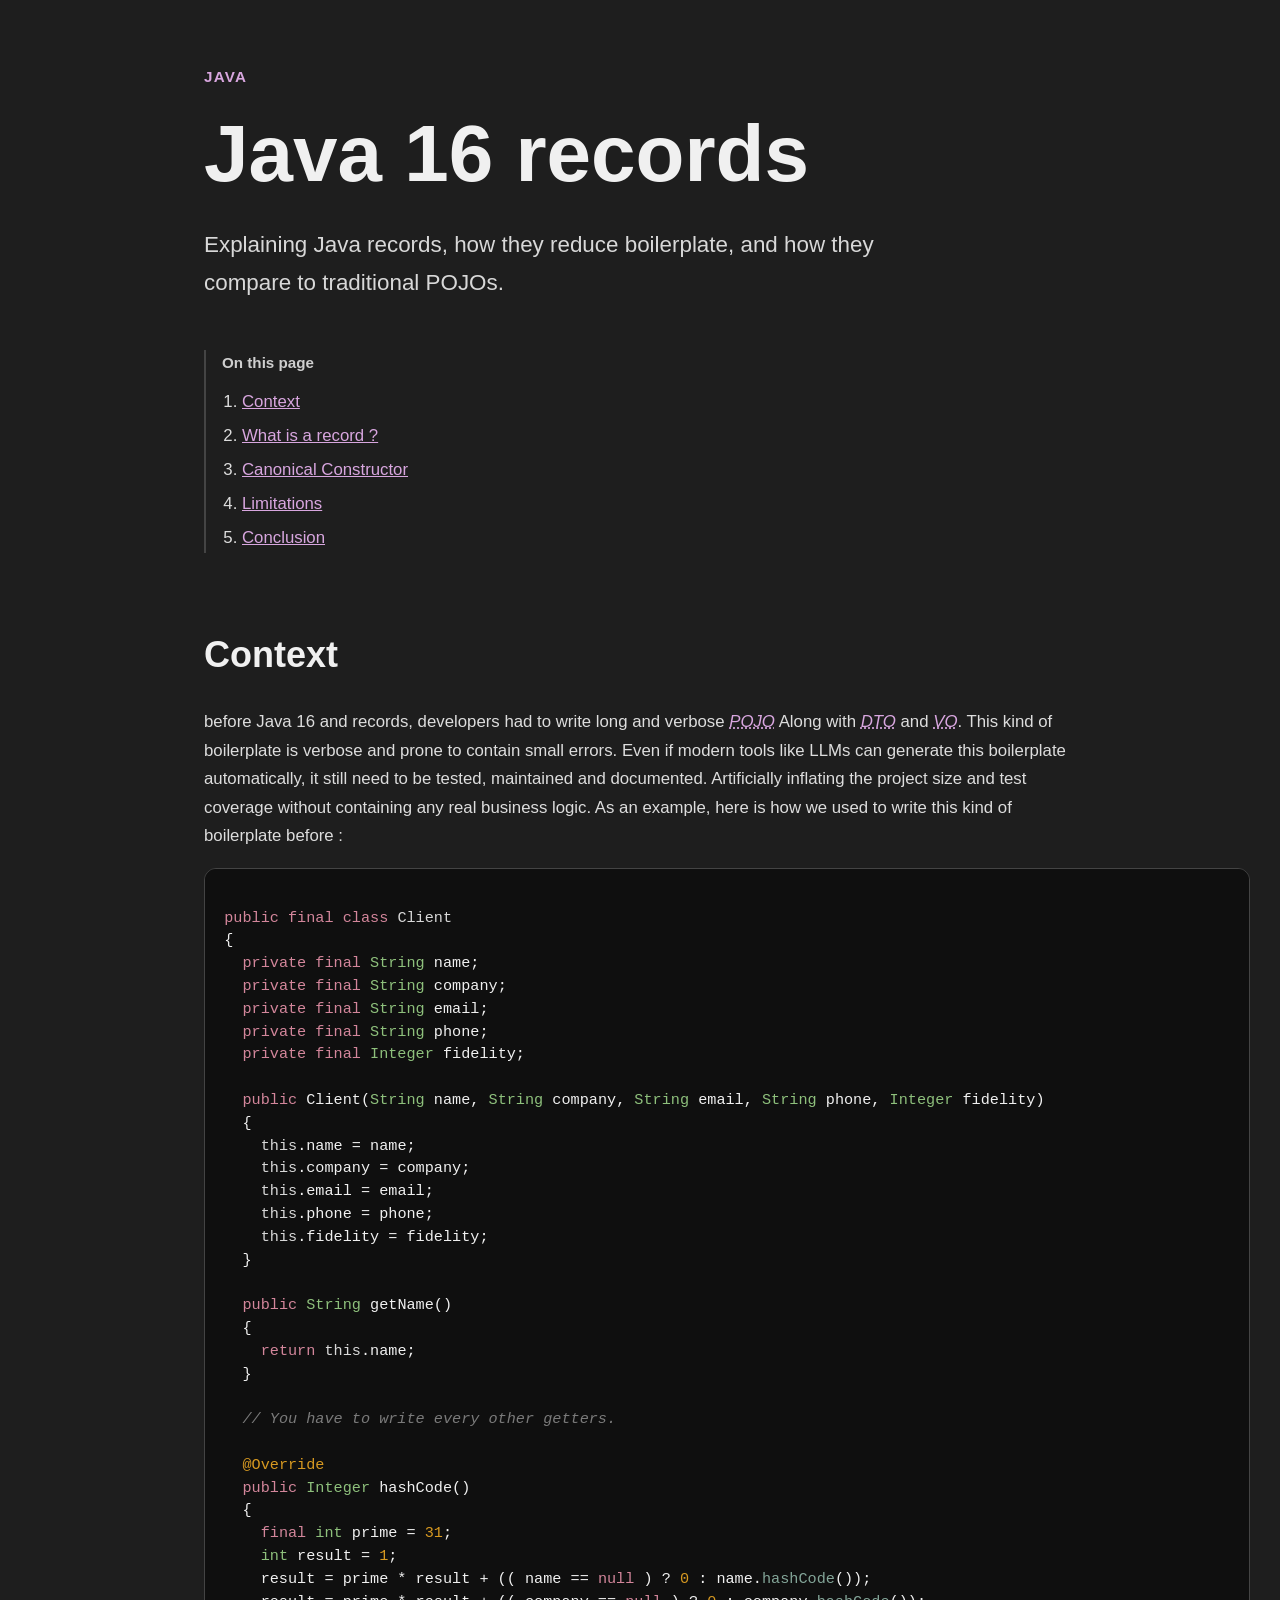
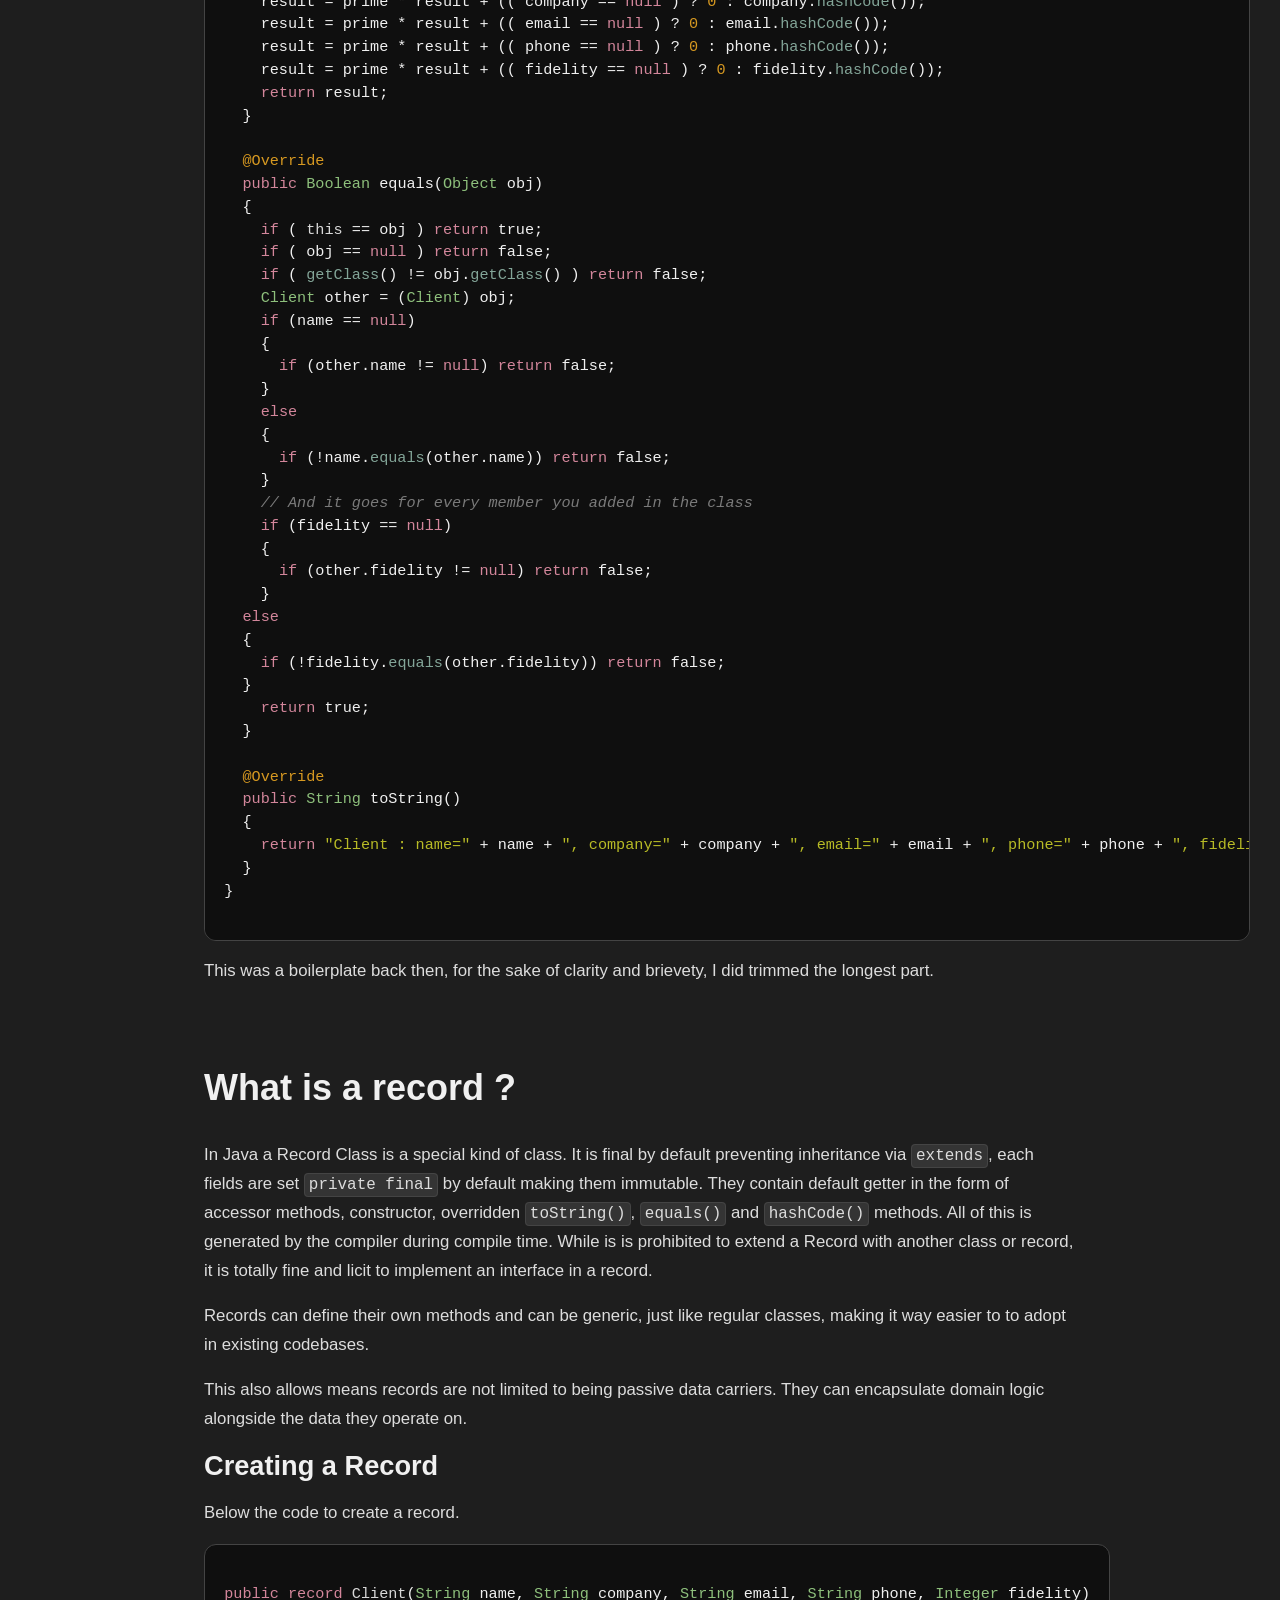
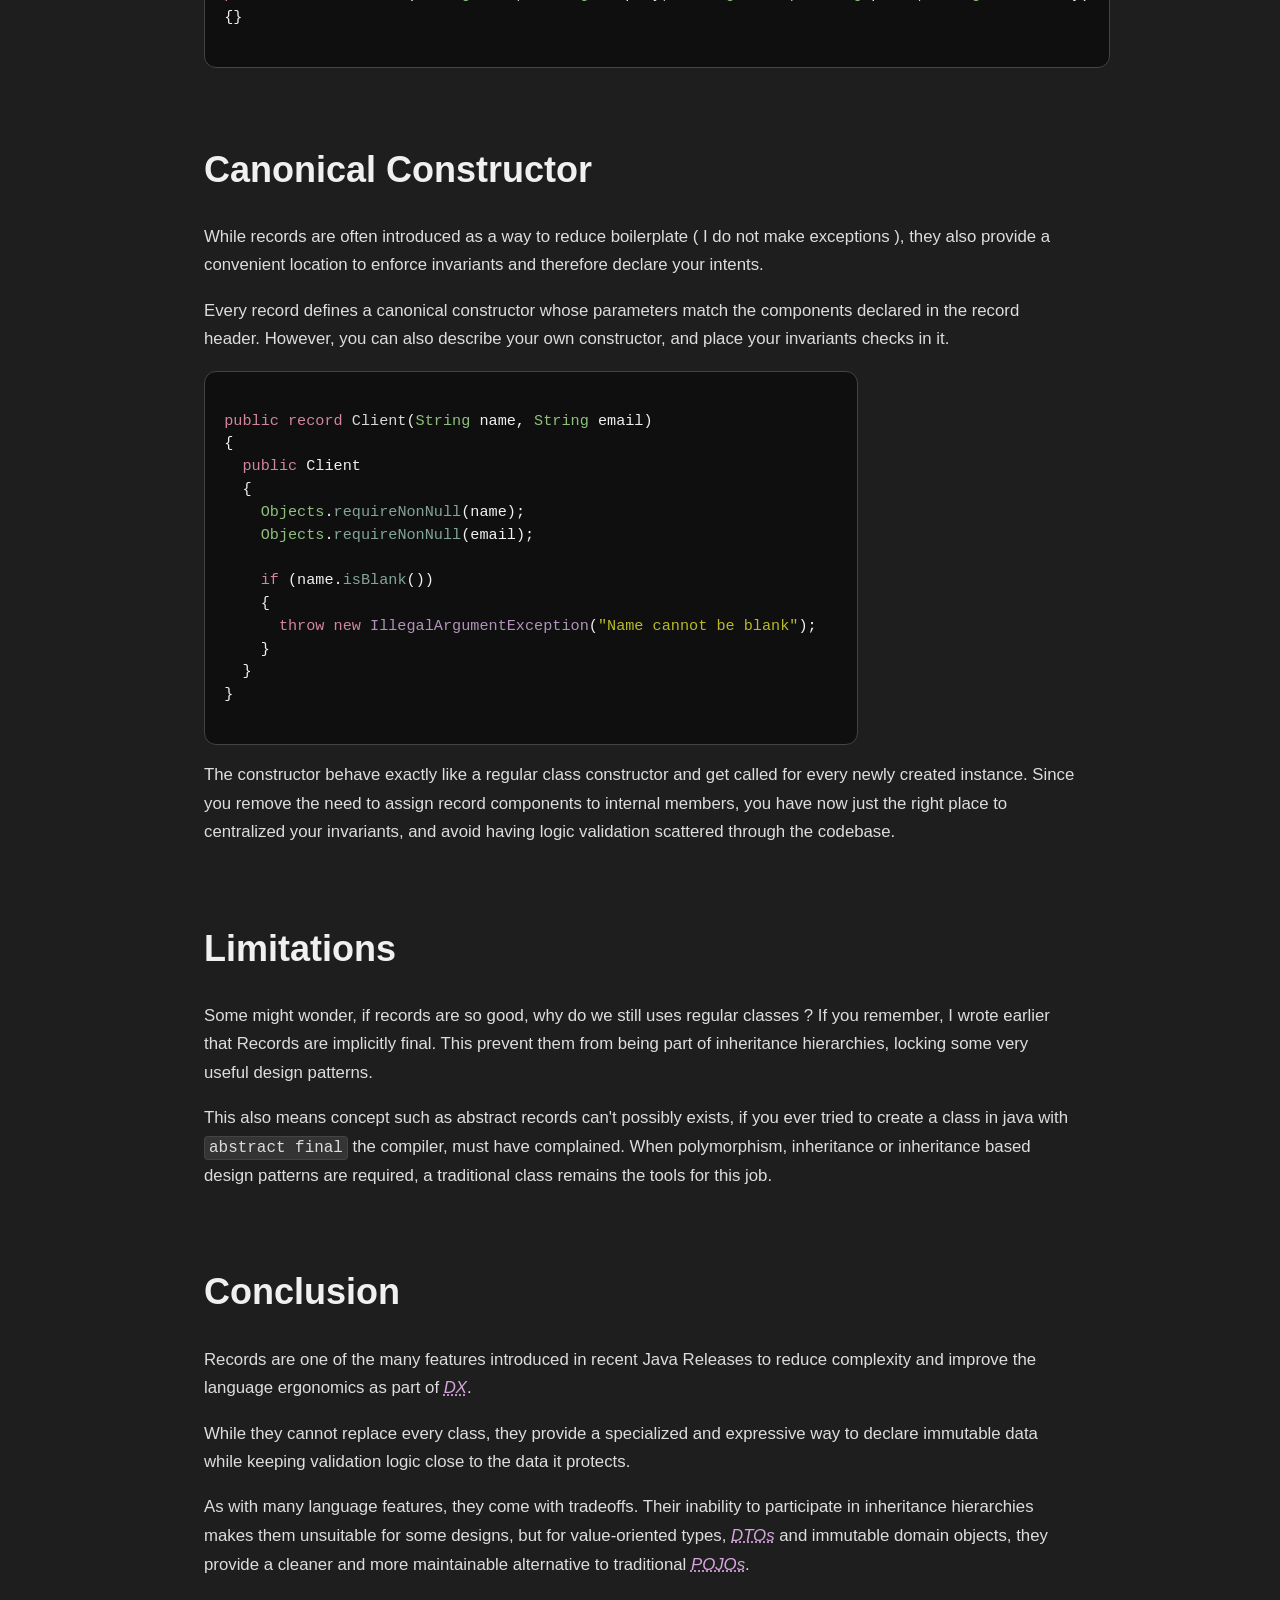
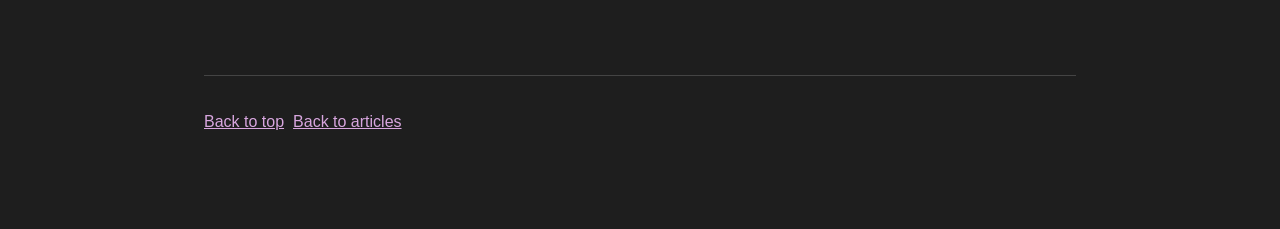
<file: articles/java-16-records.html>
<!DOCTYPE html>
<html lang="en">

<head>
  <title>Java 16 Records — Riley</title>

  <meta charset="UTF-8">
  <meta name="viewport" content="width=device-width, initial-scale=1, user-scalable=yes">

  <link rel="icon" type="image/x-icon" href="/resources/images/favicon-light.ico" media="(prefers-color-scheme: light)">
  <link rel="icon" type="image/x-icon" href="/resources/images/favicon-dark.ico" media="(prefers-color-scheme: dark)">

  <link rel="stylesheet" href="../style/colors.css">
  <link rel="stylesheet" href="../style/main.css">
  <link rel="stylesheet" href="../style/layout.css">
  <link rel="stylesheet" href="../style/typography.css">
  <link rel="stylesheet" href="../style/navigation.css">
  <link rel="stylesheet" href="../style/footer.css">
  <link rel="stylesheet" href="../style/highlight.css">
  <link rel="stylesheet" href="../style/syntax-coloration/semantic.css">
  <link rel="stylesheet" href="../style/syntax-coloration/language-java.css">
</head>

<body>
  <header>
    <p class="eyebrow">Java</p>

    <h1>Java 16 records</h1>

    <p class="subtitle">
      Explaining Java records, how they reduce boilerplate, and how they compare to traditional POJOs.
    </p>
  </header>

  <nav class="jump-table" aria-labelledby="navigation-title">
    <p id="navigation-title">On this page</p>

    <ol>
      <li><a href="#context">Context</a></li>
      <li><a href="#record-definition">What is a record ?</a></li>
      <li><a href="#canonical-constructor">Canonical Constructor</a></li>
      <li><a href="#limitations">Limitations</a></li>
      <li><a href="#conclusion">Conclusion</a></li>
    </ol>
  </nav>

  <main>
    <section id="context">
      <h2>Context</h2>
      <p>
        before Java 16 and records, developers had to write long and verbose <abbr
          title="Plain Old Java Object">POJO</abbr> Along
        with <abbr title="Data Transfer Object">DTO</abbr> and <abbr title="Value Object">VO</abbr>. This kind of boilerplate
        is verbose and prone to contain
        small errors. Even if modern tools like LLMs can generate this boilerplate automatically, it
        still need to be tested, maintained and documented. Artificially inflating the project size and test
        coverage without containing any real business logic. As an example, here is how we used to write this kind of
        boilerplate before :
      </p>

      <pre><code class="language-java">
<span class="keyword">public final class</span> <span class="operator">Client</span>
{
  <span class="keyword">private final</span> <span class="type">String</span> name;
  <span class="keyword">private final</span> <span class="type">String</span> company;
  <span class="keyword">private final</span> <span class="type">String</span> email;
  <span class="keyword">private final</span> <span class="type">String</span> phone;
  <span class="keyword">private final</span> <span class="type">Integer</span> fidelity;

  <span class="keyword">public</span> Client(<span class="type">String</span> name, <span class="type">String</span> company, <span class="type">String</span> email, <span class="type">String</span> phone, <span class="type">Integer</span> fidelity)
  {
    <span class="operator">this</span>.name = name;
    <span class="operator">this</span>.company = company;
    <span class="operator">this</span>.email = email;
    <span class="operator">this</span>.phone = phone;
    <span class="operator">this</span>.fidelity = fidelity;
  }

  <span class="keyword">public</span> <span class="type">String</span> getName()
  {
    <span class="keyword">return</span> <span class="operator">this</span>.name;
  }

  <span class="comment">// You have to write every other getters.</span>

  <span class="annotation">@Override</span> 
  <span class="keyword">public</span> <span class="type">Integer</span> hashCode()
  {
    <span class="keyword">final</span> <span class="type">int</span> prime = <span class="number">31</span>;
    <span class="type">int</span> result = <span class="number">1</span>;
    result = prime * result + (( name == <span class="keyword">null</span> ) ? <span class="number">0</span> : name.<span class="function">hashCode</span>());
    result = prime * result + (( company == <span class="keyword">null</span> ) ? <span class="number">0</span> : company.<span class="function">hashCode</span>());
    result = prime * result + (( email == <span class="keyword">null</span> ) ? <span class="number">0</span> : email.<span class="function">hashCode</span>());
    result = prime * result + (( phone == <span class="keyword">null</span> ) ? <span class="number">0</span> : phone.<span class="function">hashCode</span>());
    result = prime * result + (( fidelity == <span class="keyword">null</span> ) ? <span class="number">0</span> : fidelity.<span class="function">hashCode</span>());
    <span class="keyword">return</span> result;
  }

  <span class="annotation">@Override</span> 
  <span class="keyword">public</span> <span class="type">Boolean</span> equals(<span class="type">Object</span> obj)
  {
    <span class="keyword">if</span> ( <span class="operator">this</span> == obj ) <span class="keyword">return</span> true;
    <span class="keyword">if</span> ( obj == <span class="keyword">null</span> ) <span class="keyword">return</span> false;
    <span class="keyword">if</span> ( <span class="function">getClass</span>() != obj.<span class="function">getClass</span>() ) <span class="keyword">return</span> false;
    <span class="type">Client</span> other = (<span class="type">Client</span>) obj;
    <span class="keyword">if</span> (name == <span class="keyword">null</span>)
    {
      <span class="keyword">if</span> (other.name != <span class="keyword">null</span>) <span class="keyword">return</span> false;
    }
    <span class="keyword">else</span>
    {
      <span class="keyword">if</span> (!name.<span class="function">equals</span>(other.name)) <span class="keyword">return</span> false;
    }
    <span class="comment">// And it goes for every member you added in the class</span>
    <span class="keyword">if</span> (fidelity == <span class="keyword">null</span>)
    {
      <span class="keyword">if</span> (other.fidelity != <span class="keyword">null</span>) <span class="keyword">return</span> false;
    }
  <span class="keyword">else</span>
  {
    <span class="keyword">if</span> (!fidelity.<span class="function">equals</span>(other.fidelity)) <span class="keyword">return</span> false;
  }
    <span class="keyword">return</span> true;
  }

  <span class="annotation">@Override</span> 
  <span class="keyword">public</span> <span class="type">String</span> toString()
  {
    <span class="keyword">return</span> <span class="string">"Client : name="</span> + name + <span class="string">", company="</span> + company + <span class="string">", email="</span> + email + <span class="string">", phone="</span> + phone + <span class="string">", fidelity="</span> + fidelity;
  }
}
        </code></pre>
      <p>This was a boilerplate back then, for the sake of clarity and brievety, I did trimmed the longest part.</p>
    </section>
    <section id="record-definition">
      <h2>What is a record ?</h2>

      <p>
        In Java a Record Class is a special kind of class. It is final by default preventing inheritance via
        <code>extends</code>,
        each fields are set <code>private final</code> by default making them immutable. They contain default getter in the form of accessor methods,
        constructor,
        overridden <code>toString()</code>, <code>equals()</code> and <code>hashCode()</code> methods. All of this is
        generated by the compiler during compile
        time. While is is prohibited to extend a Record with another class or record, it is totally fine and licit to
        implement an interface in a record.
      </p>

      <p>
        Records can define their own methods and can be generic, just like regular classes,
        making it way easier to to adopt in existing codebases.
      </p>

      <p>
        This also allows means records are not limited to being passive data carriers. They can encapsulate domain logic alongside the data they operate on.
      </p>
      <h3>Creating a Record</h3>

      <p>
        Below the code to create a record.
      </p>
      <pre><code class="language-java">
<span class="keyword">public record</span> <span class="operator">Client</span>(<span class="type">String</span> name, <span class="type">String</span> company, <span class="type">String</span> email, <span class="type">String</span> phone, <span class="type">Integer</span> fidelity)
{}
        </code></pre>
    </section>
    <section id="canonical-constructor">
      <h2>Canonical Constructor</h2>

      <p>
        While records are often introduced as a way to reduce boilerplate ( I do not make exceptions ),
        they also provide a convenient location to enforce invariants and therefore declare your intents.
      </p>
      <p>
        Every record defines a canonical constructor whose parameters match the components declared in the record
        header.
        However, you can also describe your own constructor, and place your invariants checks in it.
      </p>
      <pre><code class="language-java">
<span class="keyword">public record</span> <span class="operator">Client</span>(<span class="type">String</span> name, <span class="type">String</span> email)
{
  <span class="keyword">public</span> Client
  {
    <span class="type">Objects</span>.<span class="method">requireNonNull</span>(name);
    <span class="type">Objects</span>.<span class="method">requireNonNull</span>(email);

    <span class="keyword">if</span> (name.<span class="method">isBlank</span>())
    {
      <span class="keyword">throw new</span> <span class="builtin">IllegalArgumentException</span>(<span class="string">"Name cannot be blank"</span>);
    }
  }
}
        </code></pre>
      <p>The constructor behave exactly like a regular class constructor and get called for every newly created
        instance. Since you remove the need to assign record components to internal members, you have now just the right
        place to centralized your invariants, and avoid having logic validation scattered through the codebase.</p>
    </section>

    <section id="limitations">
      <h2>Limitations</h2>

      <p>
        Some might wonder, if records are so good, why do we still uses regular classes ? If you remember, I wrote
        earlier that Records are implicitly final. This prevent them from being part of inheritance hierarchies,
        locking some very useful design patterns.
      </p>
      <p>
        This also means concept such as abstract records can't possibly exists, if you ever tried to create a class in
        java with <code>abstract final</code> the compiler, must have complained. When polymorphism, inheritance or inheritance
        based design patterns are required, a traditional class remains the tools for this job.
      </p>
    </section>
    <section id="conclusion">
      <h2>Conclusion</h2>
      <p>
        Records are one of the many features introduced in recent Java Releases to reduce complexity and improve the language ergonomics as part of <abbr title="Developer eXperience">DX</abbr>.
      </p>

      <p>
        While they cannot replace every class, they provide a specialized and expressive way to declare immutable data 
        while keeping validation logic close to the data it protects. 
      </p>

      <p>
        As with many language features, they come with tradeoffs. Their inability to participate in inheritance hierarchies makes them unsuitable for some designs, but for value-oriented types, <abbr title="Data Transfer Objects">DTOs</abbr> and immutable domain objects, they provide a cleaner and more maintainable alternative to traditional <abbr title="Plain Old Java Objects">POJOs</abbr>. 
      </p>
    </section>
  </main>

  <footer>
    <a href="#">Back to top</a>&ThickSpace;
    <a href="index.html">Back to articles</a>
  </footer>
</body>

</html>
</file>
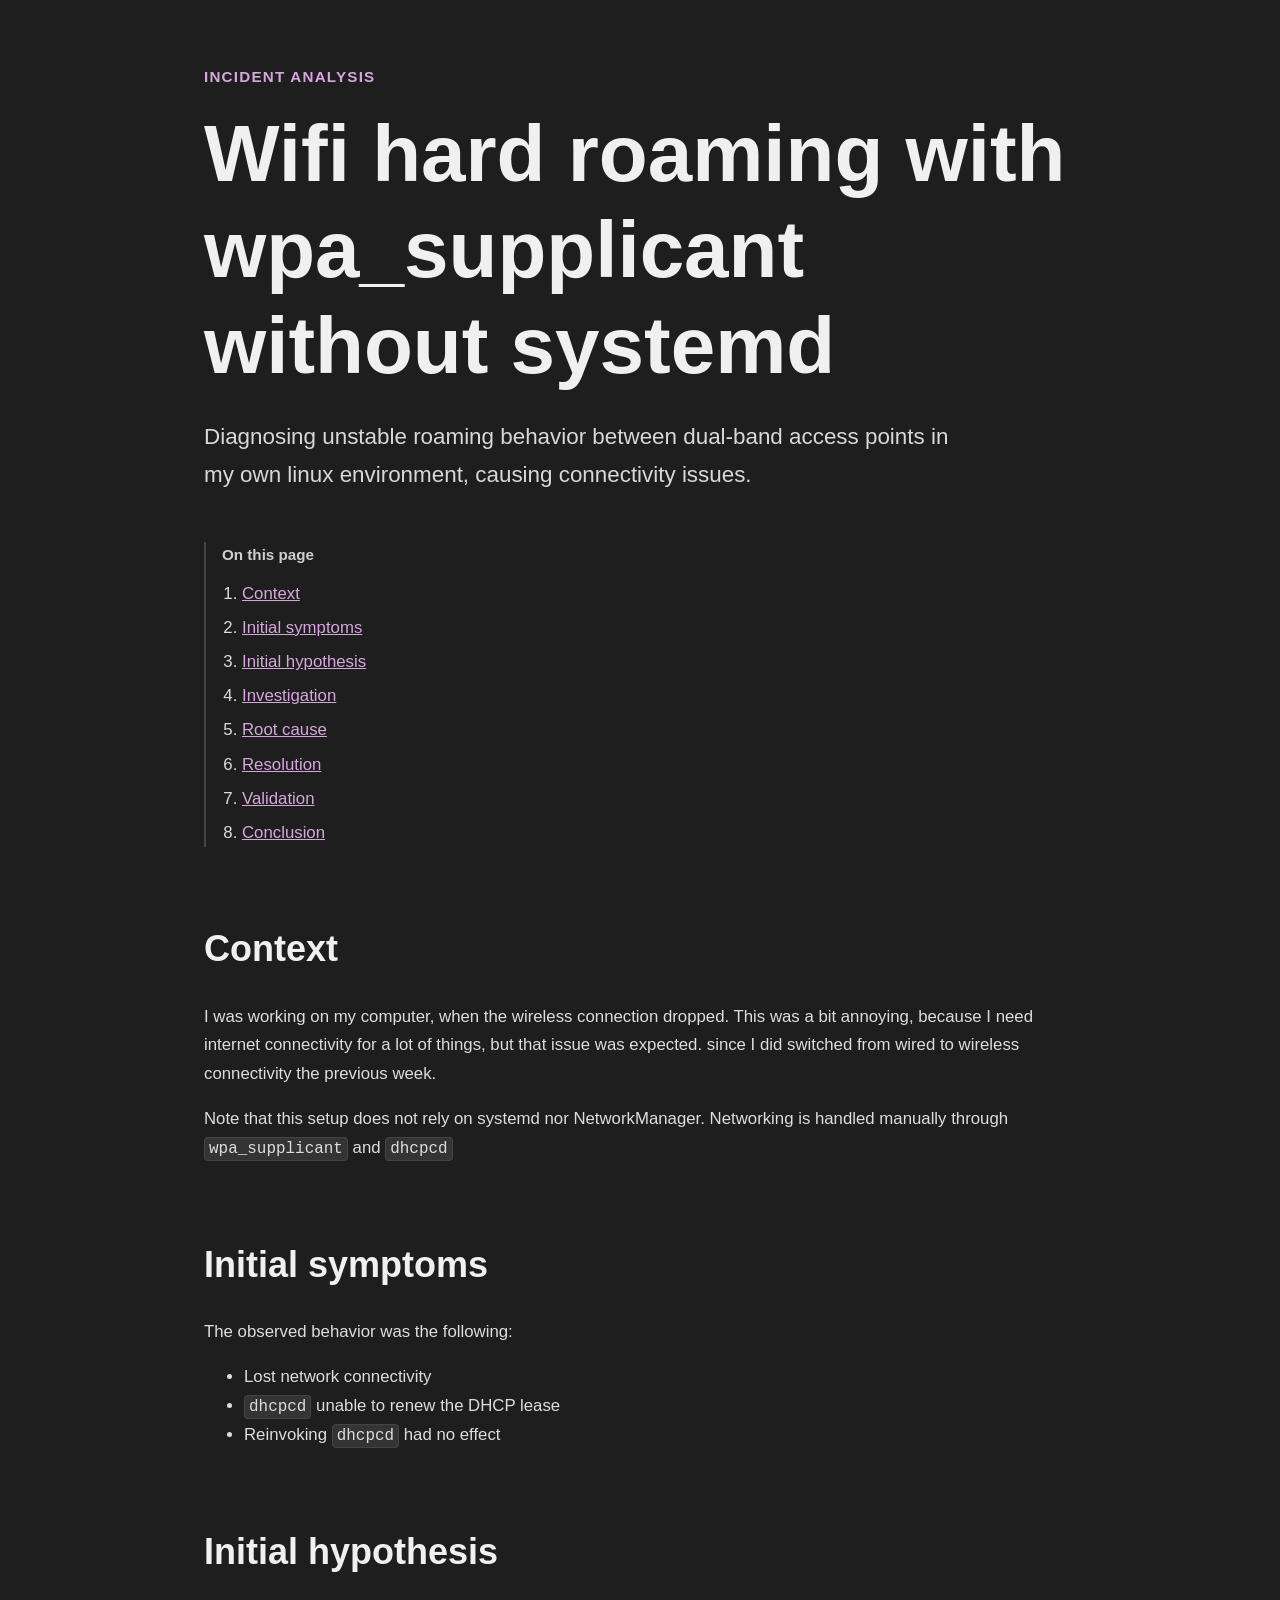
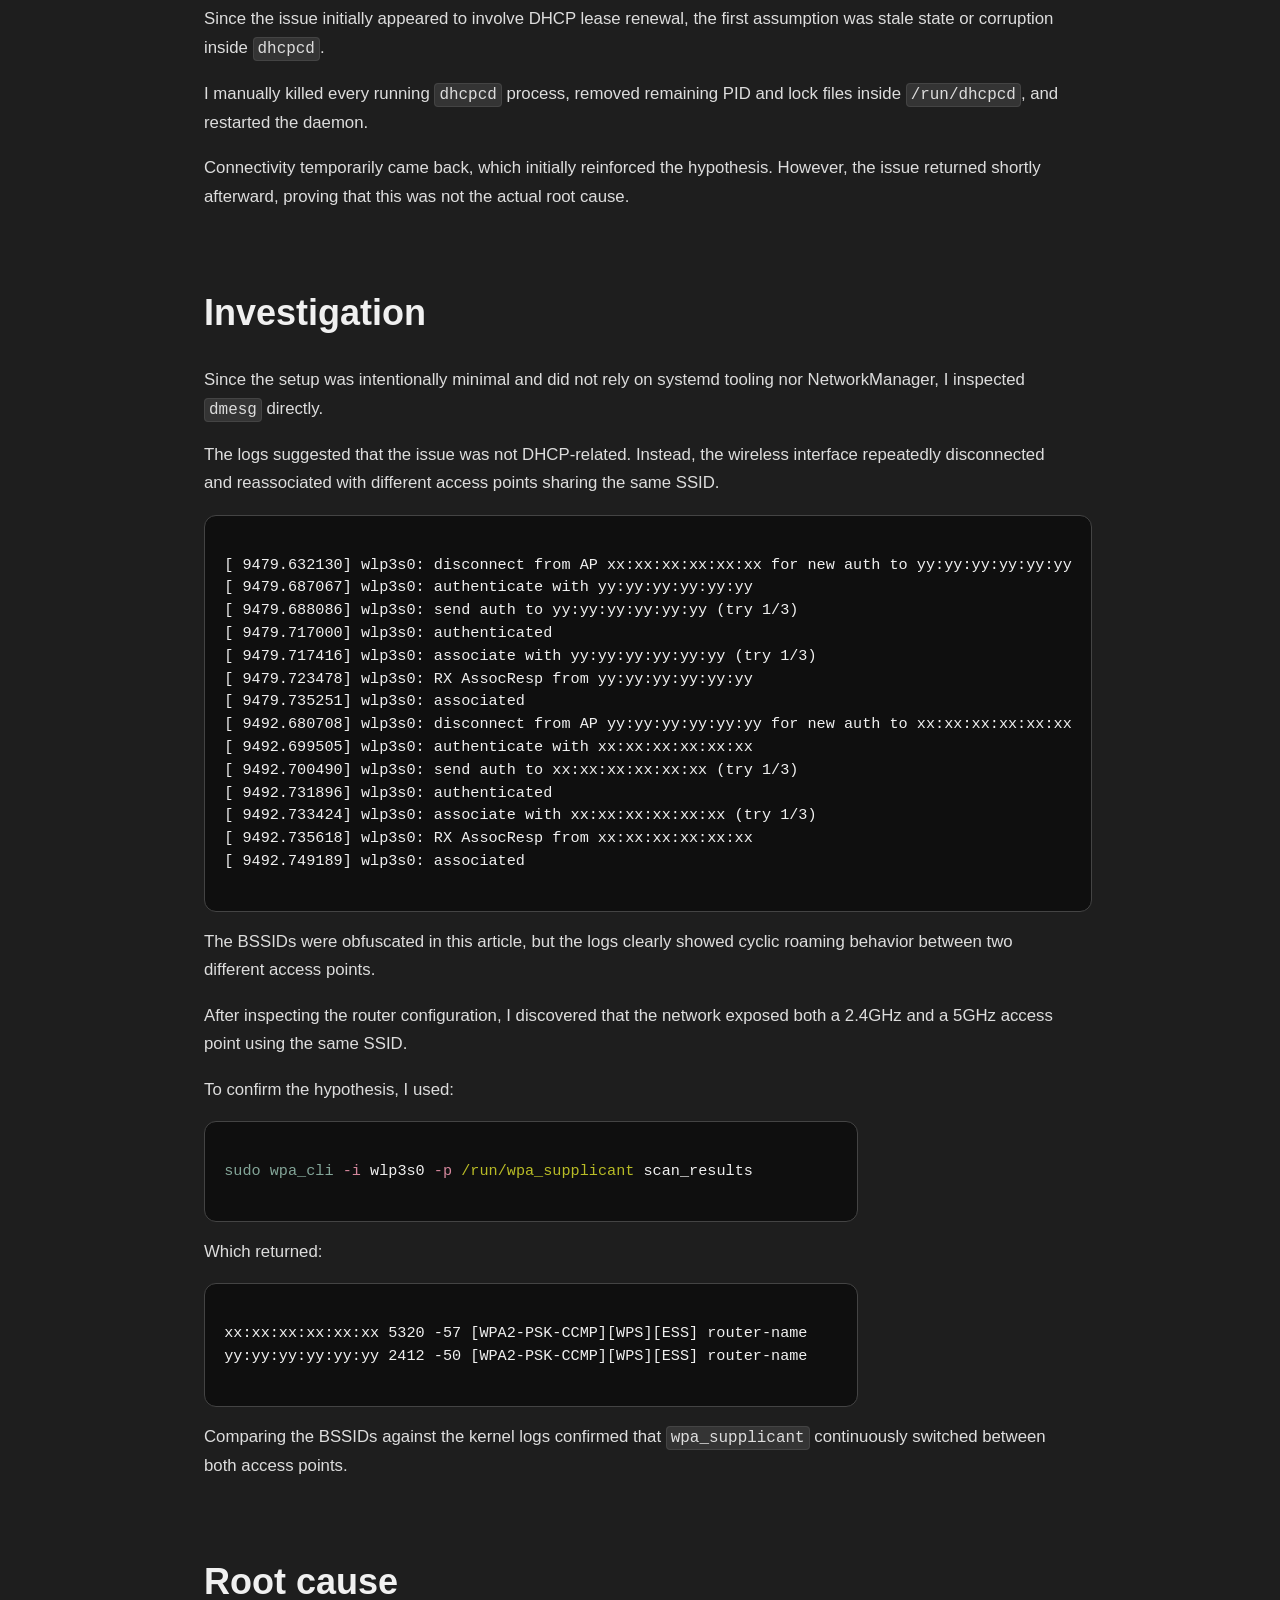
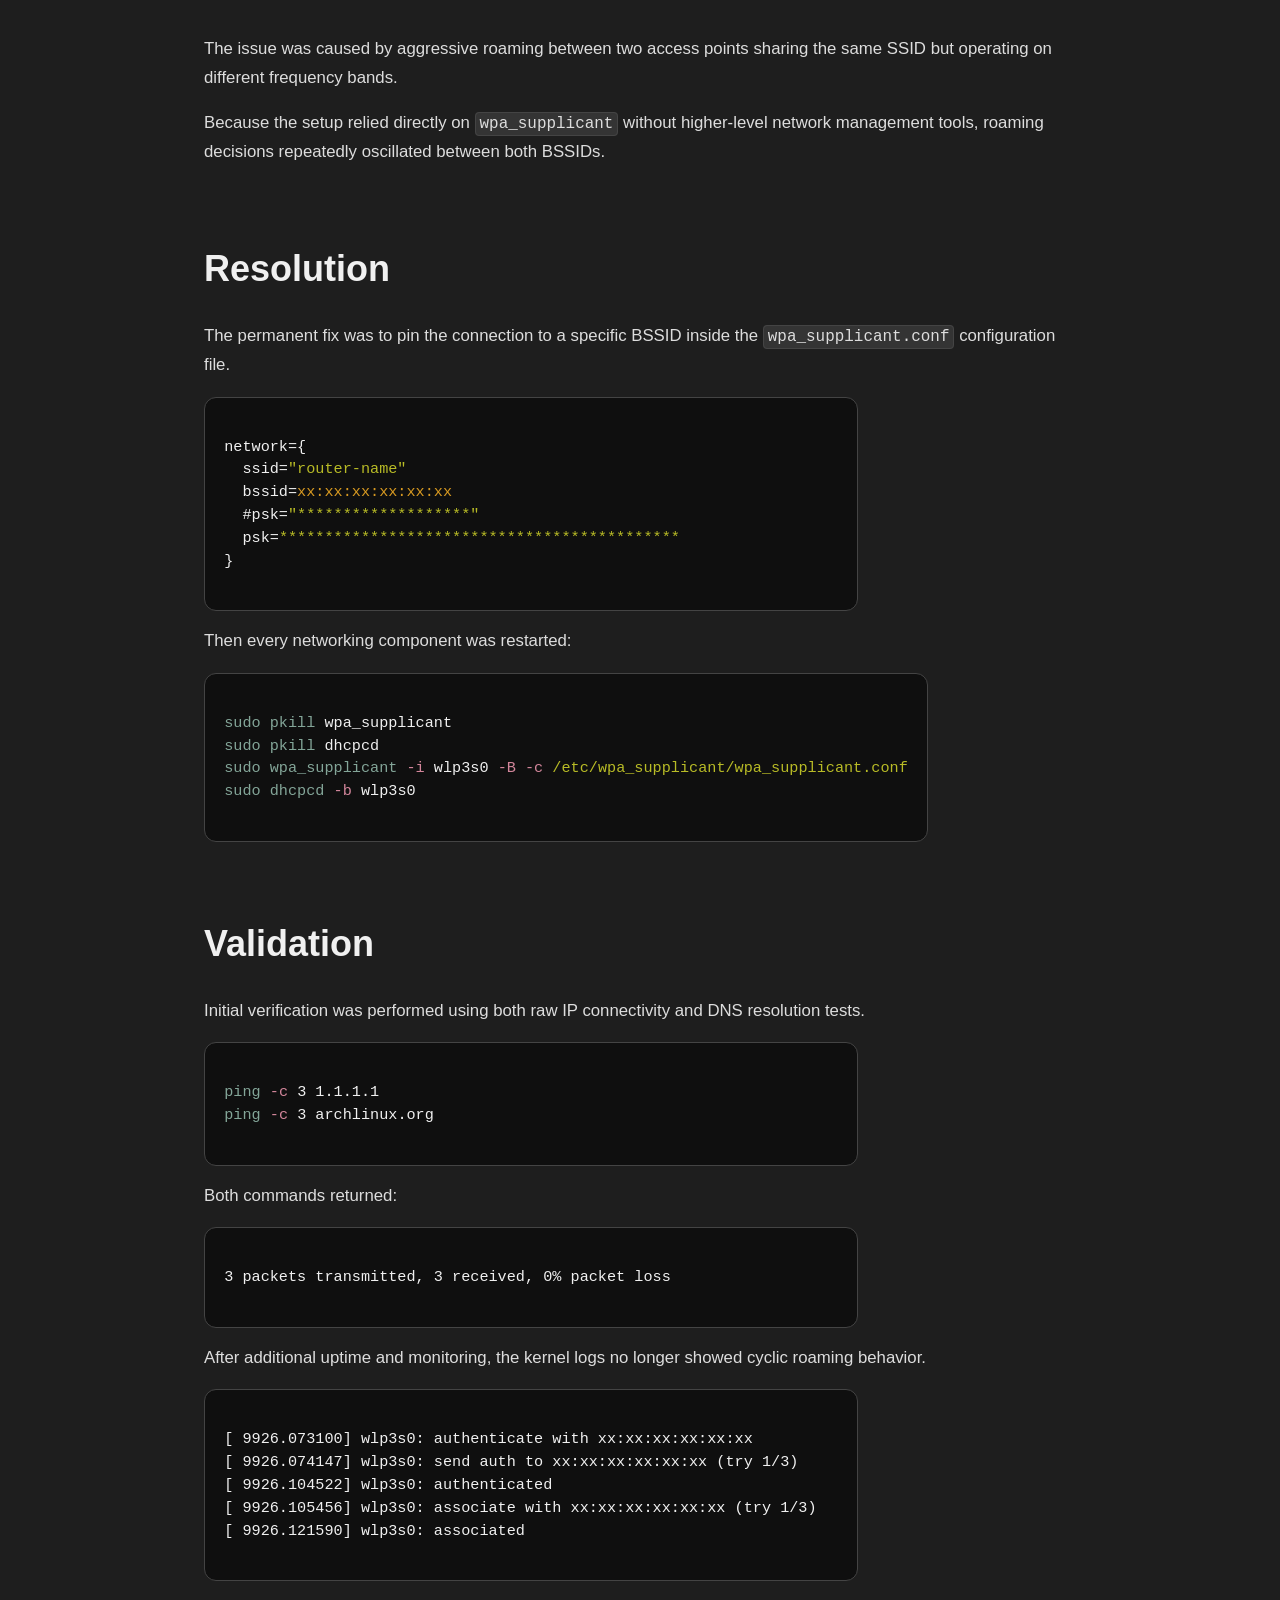
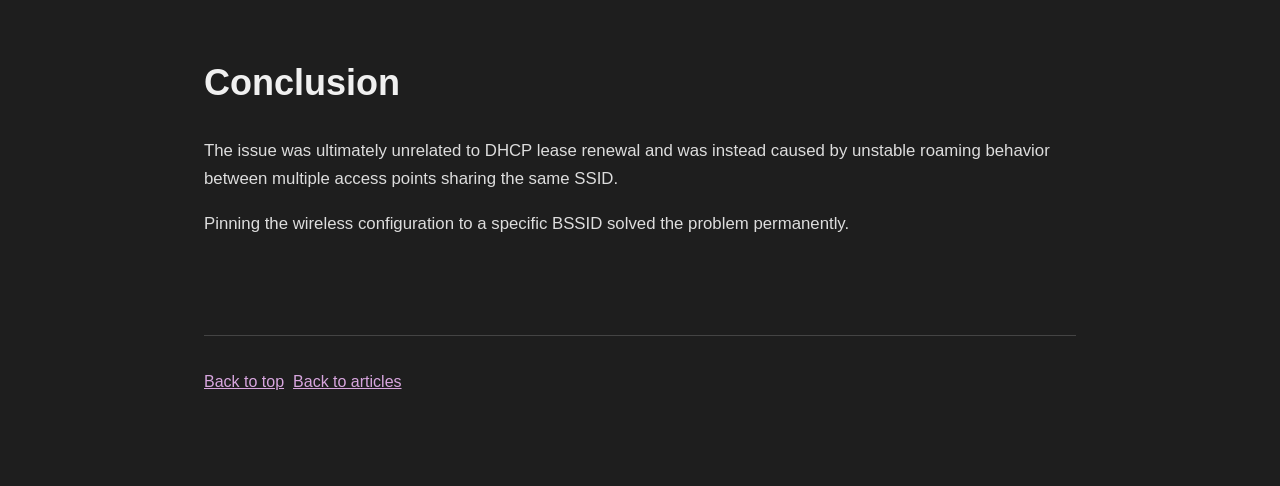
<file: articles/wifi-hard-roaming-wpa-supplicant-no-systemd.html>
<!DOCTYPE html>
<html lang="en">

<head>
  <title>Wifi hard roaming with wpa_supplicant — Riley</title>

  <meta charset="UTF-8">
  <meta name="viewport" content="width=device-width, initial-scale=1, user-scalable=yes">

  <link rel="stylesheet" href="../style/colors.css">
  <link rel="stylesheet" href="../style/main.css">
  <link rel="stylesheet" href="../style/layout.css">
  <link rel="stylesheet" href="../style/typography.css">
  <link rel="stylesheet" href="../style/navigation.css">
  <link rel="stylesheet" href="../style/footer.css">
  <link rel="stylesheet" href="../style/highlight.css">
  <link rel="stylesheet" href="../style/syntax-coloration/semantic.css"> 
  <link rel="stylesheet" href="../style/syntax-coloration/language-sh.css"> <body>
  <header>
    <p class="eyebrow">Incident Analysis</p>

    <h1>Wifi hard roaming with wpa_supplicant without systemd</h1>

    <p class="subtitle">
      Diagnosing unstable roaming behavior between dual-band access points in my own linux environment, causing
      connectivity issues.
    </p>
  </header>

  <nav class="jump-table" aria-labelledby="navigation-title">
    <p id="navigation-title">On this page</p>

    <ol>
      <li><a href="#context">Context</a></li>
      <li><a href="#symptoms">Initial symptoms</a></li>
      <li><a href="#hypothesis">Initial hypothesis</a></li>
      <li><a href="#investigation">Investigation</a></li>
      <li><a href="#root-cause">Root cause</a></li>
      <li><a href="#resolution">Resolution</a></li>
      <li><a href="#validation">Validation</a></li>
      <li><a href="#conclusion">Conclusion</a></li>
    </ol>
  </nav>

  <main>
    <section id="context">
      <h2>Context</h2>

      <p>
        I was working on my computer, when the wireless connection dropped. This was a bit annoying, because I need
        internet connectivity for a lot of things, but that issue was expected. since I did switched from wired to
        wireless connectivity the previous week.
      </p>
      <p>
        Note that this setup does not rely on systemd nor NetworkManager.
        Networking is handled manually through
        <code>wpa_supplicant</code> and <code>dhcpcd</code>
      </p>
    </section>

    <section id="symptoms">
      <h2>Initial symptoms</h2>

      <p>
        The observed behavior was the following:
      </p>

      <ul>
        <li>Lost network connectivity</li>
        <li><code>dhcpcd</code> unable to renew the DHCP lease</li>
        <li>Reinvoking <code>dhcpcd</code> had no effect</li>
      </ul>
    </section>

    <section id="hypothesis">
      <h2>Initial hypothesis</h2>

      <p>
        Since the issue initially appeared to involve DHCP lease renewal,
        the first assumption was stale state or corruption inside
        <code>dhcpcd</code>.
      </p>

      <p>
        I manually killed every running <code>dhcpcd</code> process,
        removed remaining PID and lock files inside
        <code>/run/dhcpcd</code>, and restarted the daemon.
      </p>

      <p>
        Connectivity temporarily came back, which initially reinforced
        the hypothesis. However, the issue returned shortly afterward,
        proving that this was not the actual root cause.
      </p>
    </section>

    <section id="investigation">
      <h2>Investigation</h2>

      <p>
        Since the setup was intentionally minimal and did not rely on
        systemd tooling nor NetworkManager, I inspected
        <code>dmesg</code> directly.
      </p>

      <p>
        The logs suggested that the issue was not DHCP-related.
        Instead, the wireless interface repeatedly disconnected and
        reassociated with different access points sharing the same SSID.
      </p>

      <!-- prettier-ignore -->
      <pre><code>
[ 9479.632130] wlp3s0: disconnect from AP xx:xx:xx:xx:xx:xx for new auth to yy:yy:yy:yy:yy:yy
[ 9479.687067] wlp3s0: authenticate with yy:yy:yy:yy:yy:yy
[ 9479.688086] wlp3s0: send auth to yy:yy:yy:yy:yy:yy (try 1/3)
[ 9479.717000] wlp3s0: authenticated
[ 9479.717416] wlp3s0: associate with yy:yy:yy:yy:yy:yy (try 1/3)
[ 9479.723478] wlp3s0: RX AssocResp from yy:yy:yy:yy:yy:yy
[ 9479.735251] wlp3s0: associated
[ 9492.680708] wlp3s0: disconnect from AP yy:yy:yy:yy:yy:yy for new auth to xx:xx:xx:xx:xx:xx
[ 9492.699505] wlp3s0: authenticate with xx:xx:xx:xx:xx:xx
[ 9492.700490] wlp3s0: send auth to xx:xx:xx:xx:xx:xx (try 1/3)
[ 9492.731896] wlp3s0: authenticated
[ 9492.733424] wlp3s0: associate with xx:xx:xx:xx:xx:xx (try 1/3)
[ 9492.735618] wlp3s0: RX AssocResp from xx:xx:xx:xx:xx:xx
[ 9492.749189] wlp3s0: associated
        </code></pre>

      <p>
        The BSSIDs were obfuscated in this article, but the logs clearly
        showed cyclic roaming behavior between two different access points.
      </p>

      <p>
        After inspecting the router configuration, I discovered that the
        network exposed both a 2.4GHz and a 5GHz access point using the
        same SSID.
      </p>

      <p>
        To confirm the hypothesis, I used:
      </p>

      <pre class="language-sh"><code>
<span class="command">sudo wpa_cli</span> <span class="flag">-i</span> wlp3s0 <span class="flag">-p</span> <span class="path">/run/wpa_supplicant</span> scan_results
        </code></pre>

      <p>
        Which returned:
      </p>

      <pre><code>
xx:xx:xx:xx:xx:xx 5320 -57 [WPA2-PSK-CCMP][WPS][ESS] router-name
yy:yy:yy:yy:yy:yy 2412 -50 [WPA2-PSK-CCMP][WPS][ESS] router-name
        </code></pre>

      <p>
        Comparing the BSSIDs against the kernel logs confirmed that
        <code>wpa_supplicant</code> continuously switched between both
        access points.
      </p>
    </section>

    <section id="root-cause">
      <h2>Root cause</h2>

      <p>
        The issue was caused by aggressive roaming between two access points
        sharing the same SSID but operating on different frequency bands.
      </p>

      <p>
        Because the setup relied directly on <code>wpa_supplicant</code>
        without higher-level network management tools, roaming decisions
        repeatedly oscillated between both BSSIDs.
      </p>
    </section>

    <section id="resolution">
      <h2>Resolution</h2>

      <p>
        The permanent fix was to pin the connection to a specific BSSID
        inside the <code>wpa_supplicant.conf</code> configuration file.
      </p>

      <pre><code>
network={
  ssid=<span class="string">"router-name"</span>
  bssid=<span class="number">xx:xx:xx:xx:xx:xx</span>
  #psk=<span class="string">"*******************"</span>
  psk=<span class="string">********************************************</span>
}
        </code></pre>

      <p>
        Then every networking component was restarted:
      </p>

      <pre class="language-sh"><code>
<span class="command">sudo pkill</span> wpa_supplicant
<span class="command">sudo pkill</span> dhcpcd
<span class="command">sudo wpa_supplicant</span> <span class="flag">-i</span> wlp3s0 <span class="flag">-B -c</span> <span class="path">/etc/wpa_supplicant/wpa_supplicant.conf</span>
<span class="command">sudo dhcpcd</span> <span class="flag">-b</span> wlp3s0
        </code></pre>
    </section>

    <section id="validation">
      <h2>Validation</h2>

      <p>
        Initial verification was performed using both raw IP connectivity
        and DNS resolution tests.
      </p>

      <pre class="language-sh"><code>
<span class="command">ping</span> <span class="flag">-c</span> 3 1.1.1.1
<span class="command">ping</span> <span class="flag">-c</span> 3 archlinux.org
        </code></pre>

      <p>
        Both commands returned:
      </p>

      <pre><code>
3 packets transmitted, 3 received, 0% packet loss
        </code></pre>

      <p>
        After additional uptime and monitoring, the kernel logs no longer
        showed cyclic roaming behavior.
      </p>

      <pre><code>
[ 9926.073100] wlp3s0: authenticate with xx:xx:xx:xx:xx:xx
[ 9926.074147] wlp3s0: send auth to xx:xx:xx:xx:xx:xx (try 1/3)
[ 9926.104522] wlp3s0: authenticated
[ 9926.105456] wlp3s0: associate with xx:xx:xx:xx:xx:xx (try 1/3)
[ 9926.121590] wlp3s0: associated
        </code></pre>
    </section>

    <section id="conclusion">
      <h2>Conclusion</h2>

      <p>
        The issue was ultimately unrelated to DHCP lease renewal and was
        instead caused by unstable roaming behavior between multiple access
        points sharing the same SSID.
      </p>

      <p>
        Pinning the wireless configuration to a specific BSSID solved the
        problem permanently.
      </p>
    </section>
  </main>
  <footer>
    <a href="#">Back to top</a>&ThickSpace;
    <a href="index.html">Back to articles</a>
  </footer>
  </body>

</html>
</file>
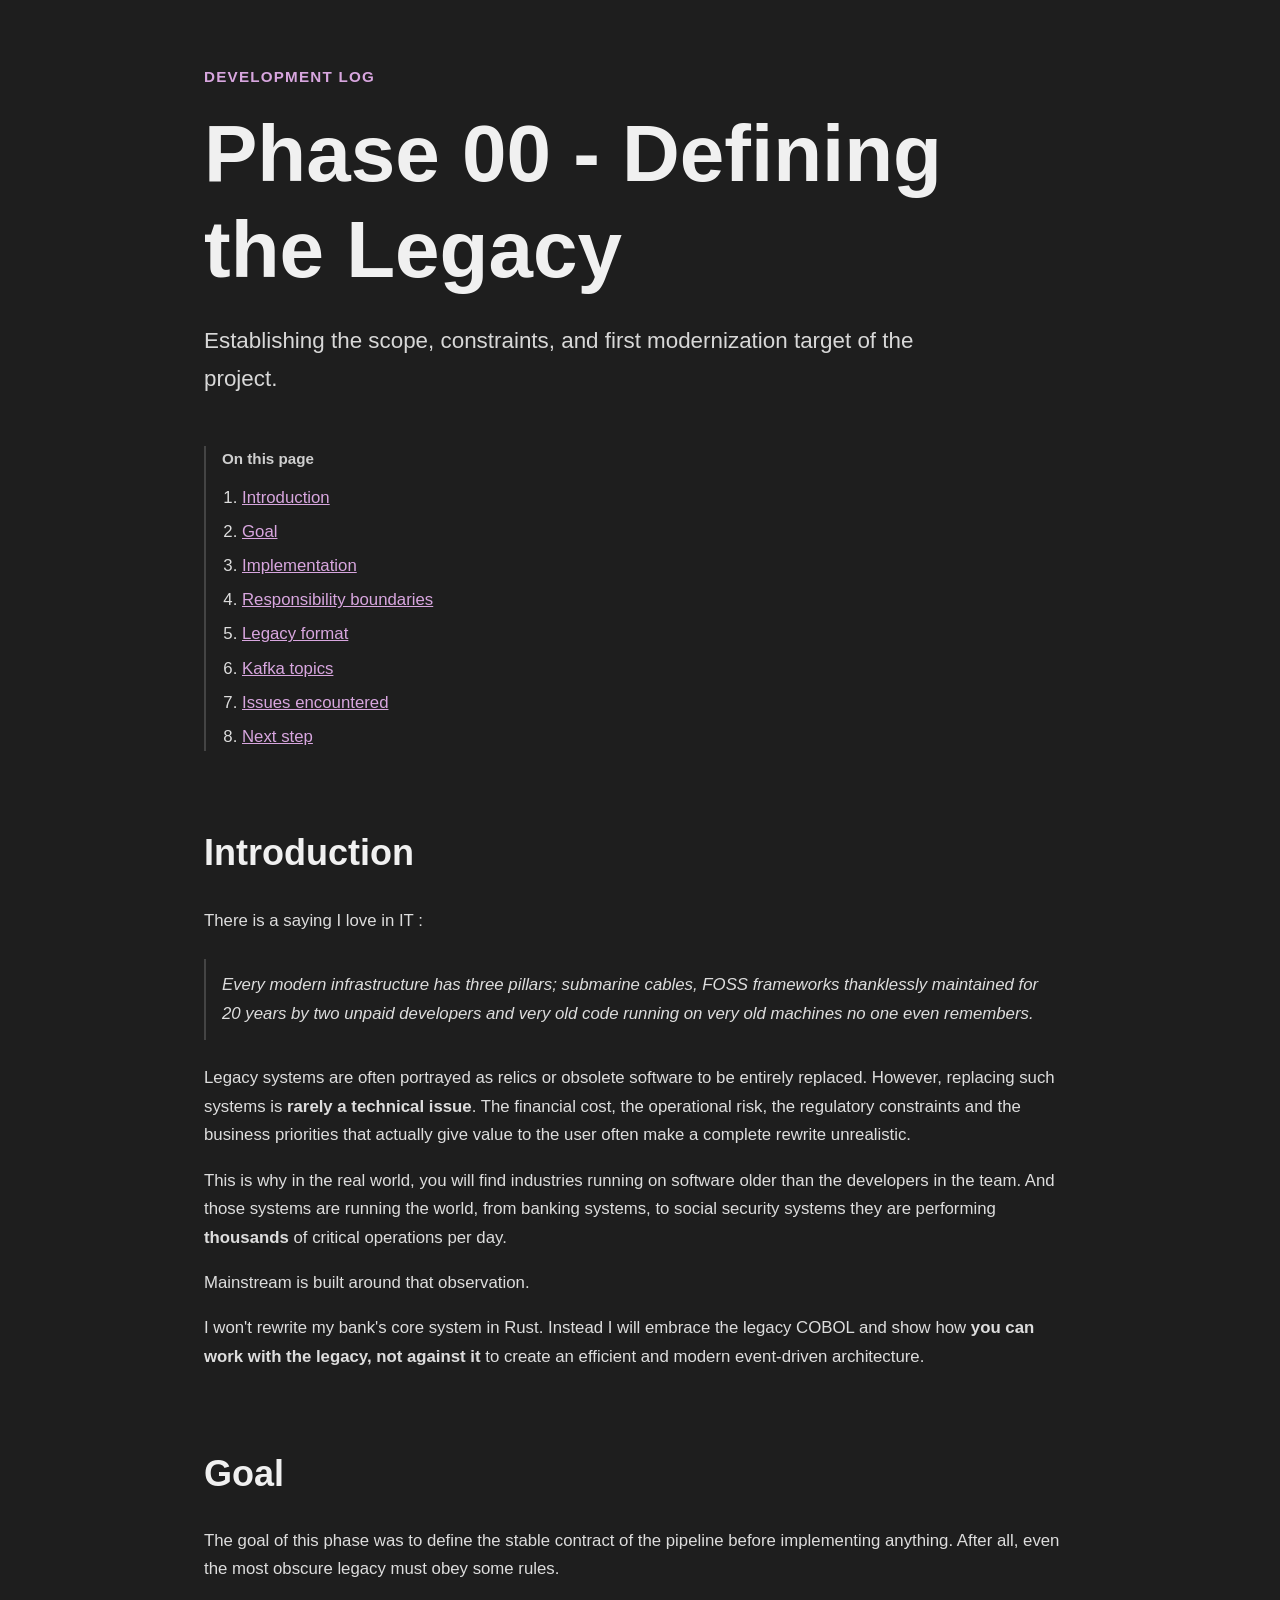
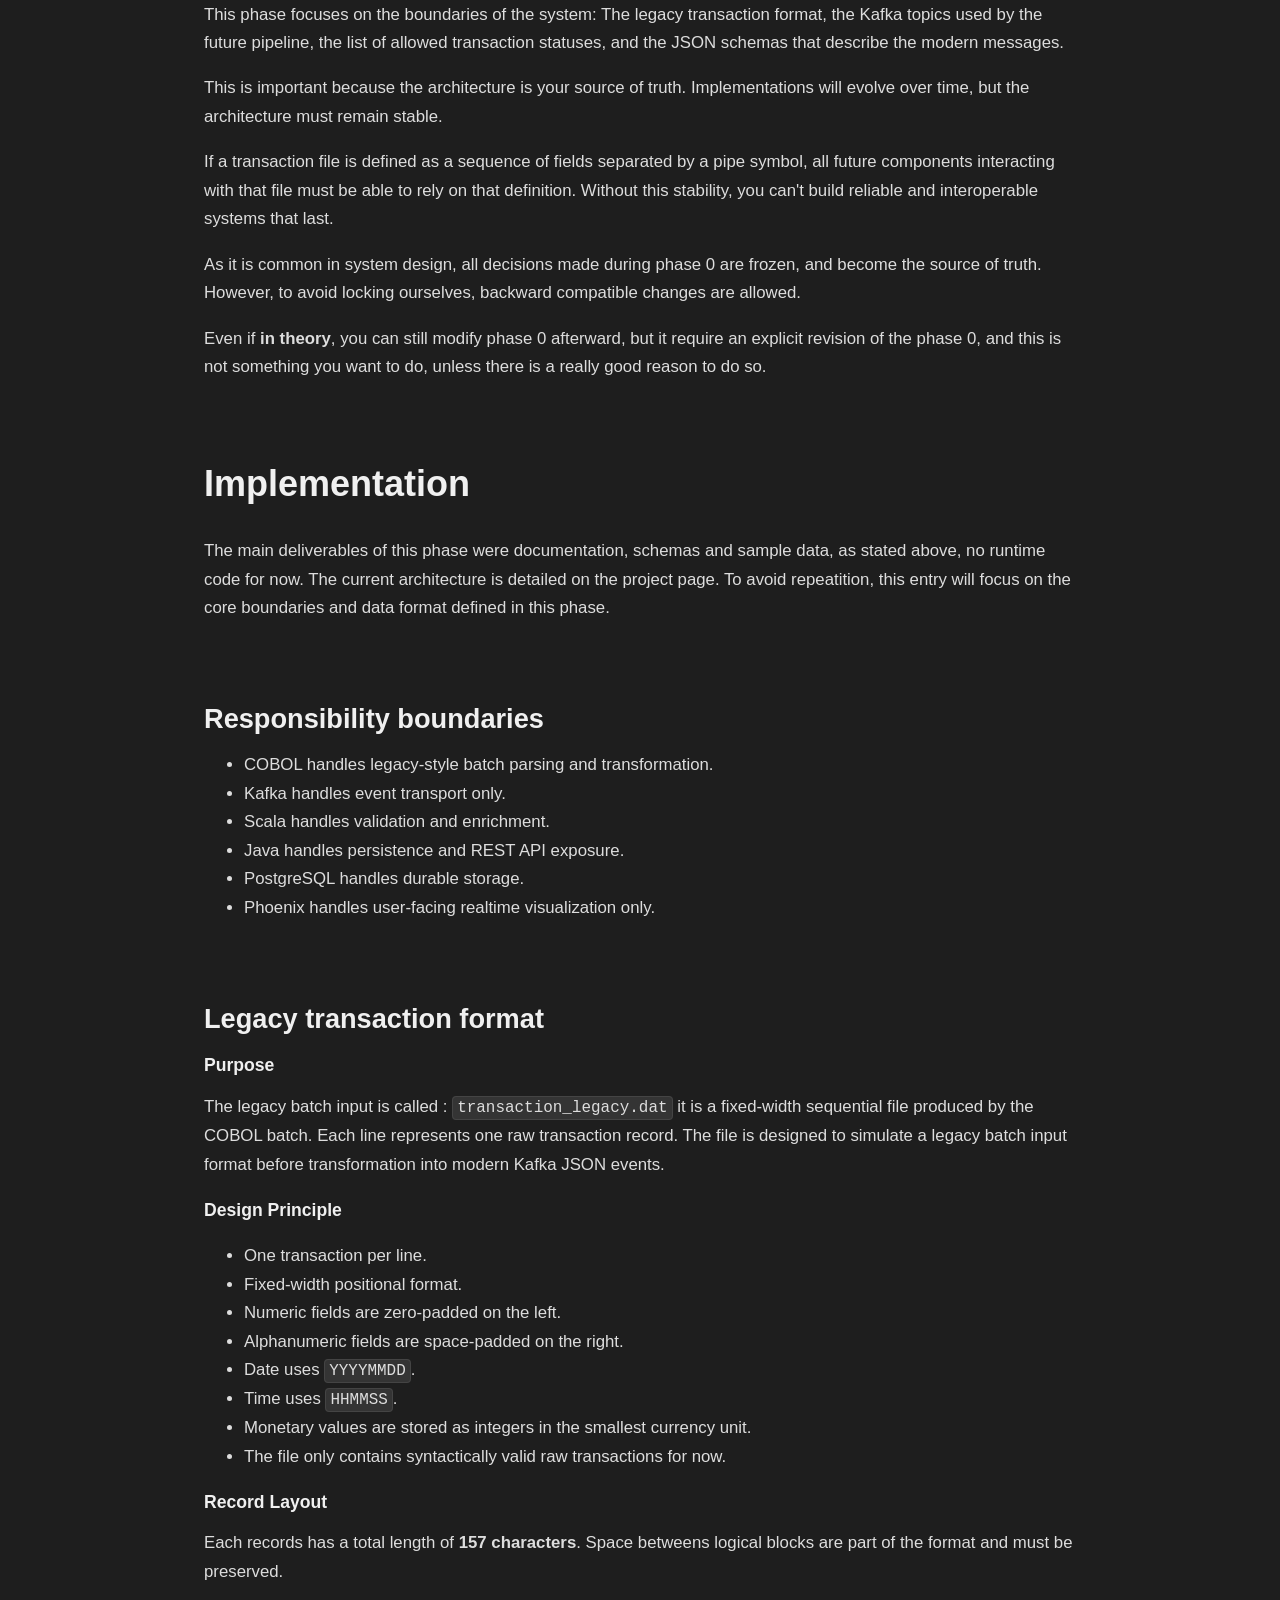
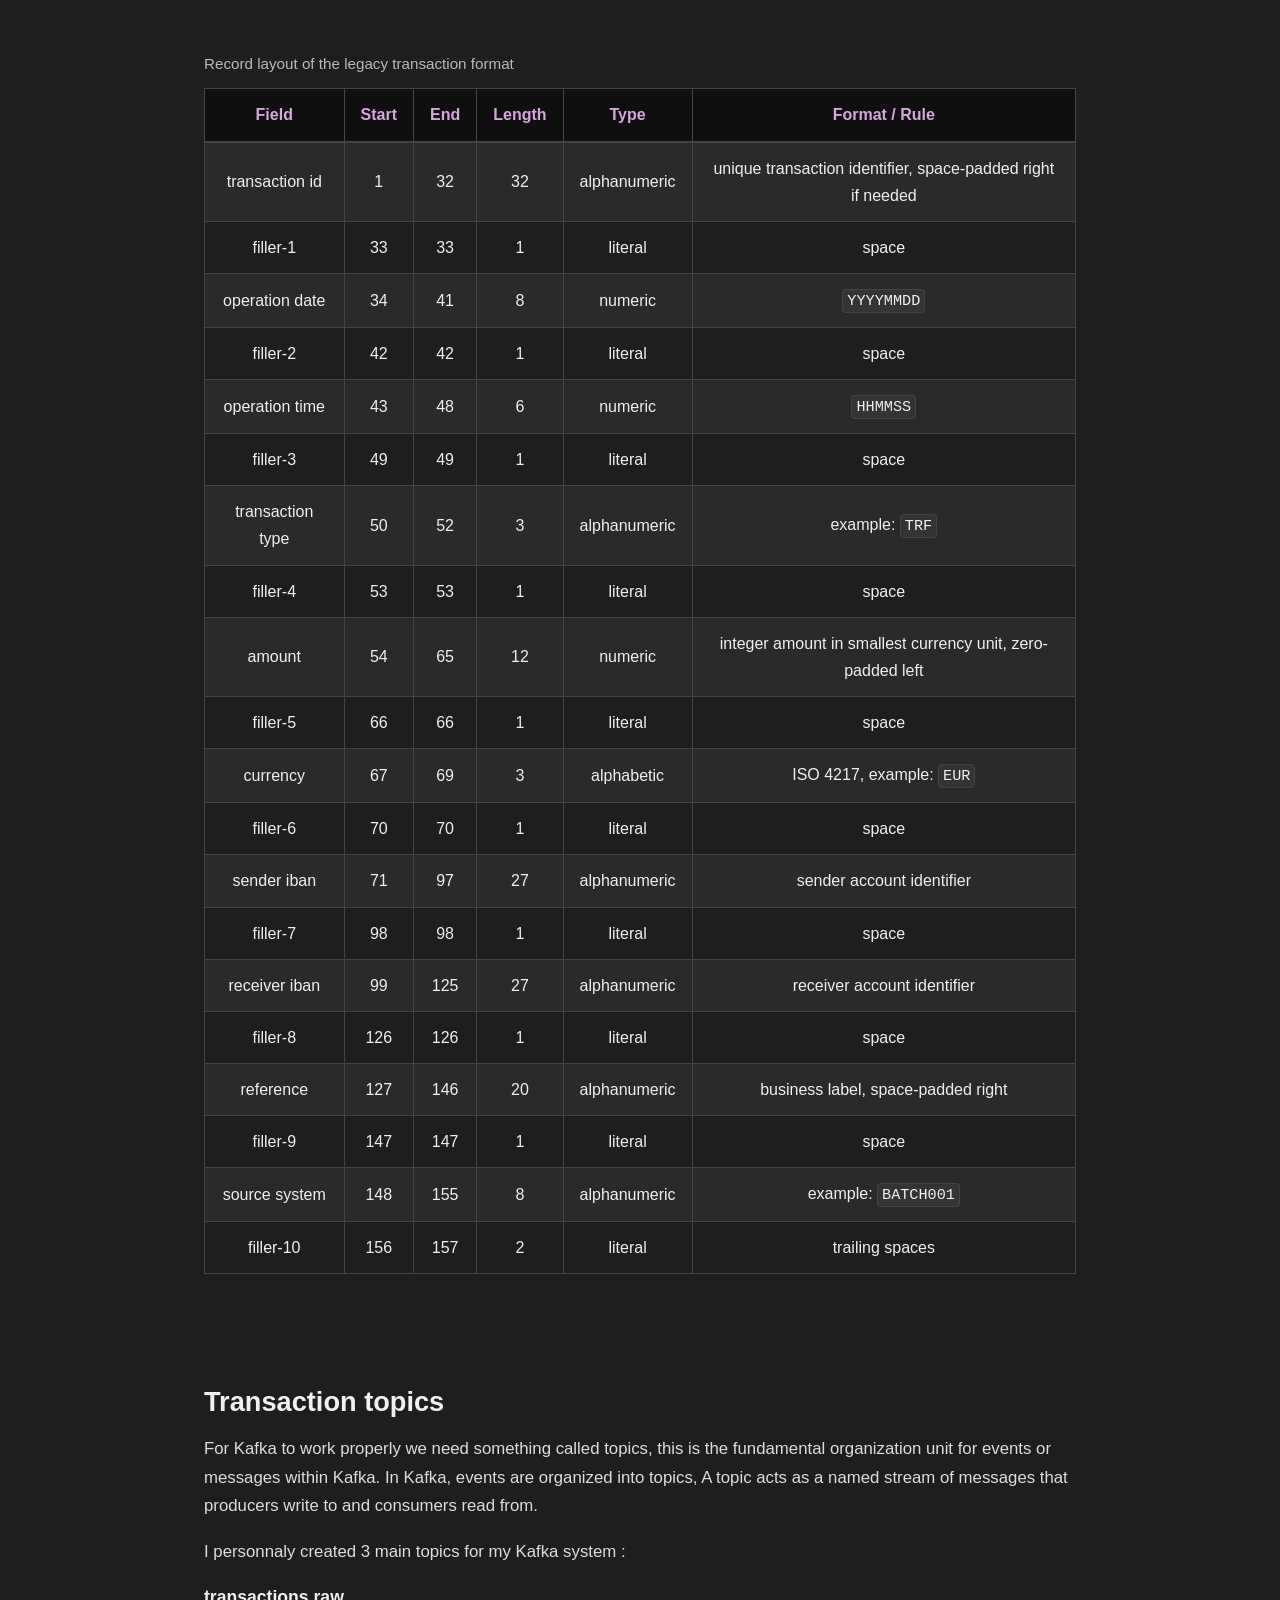
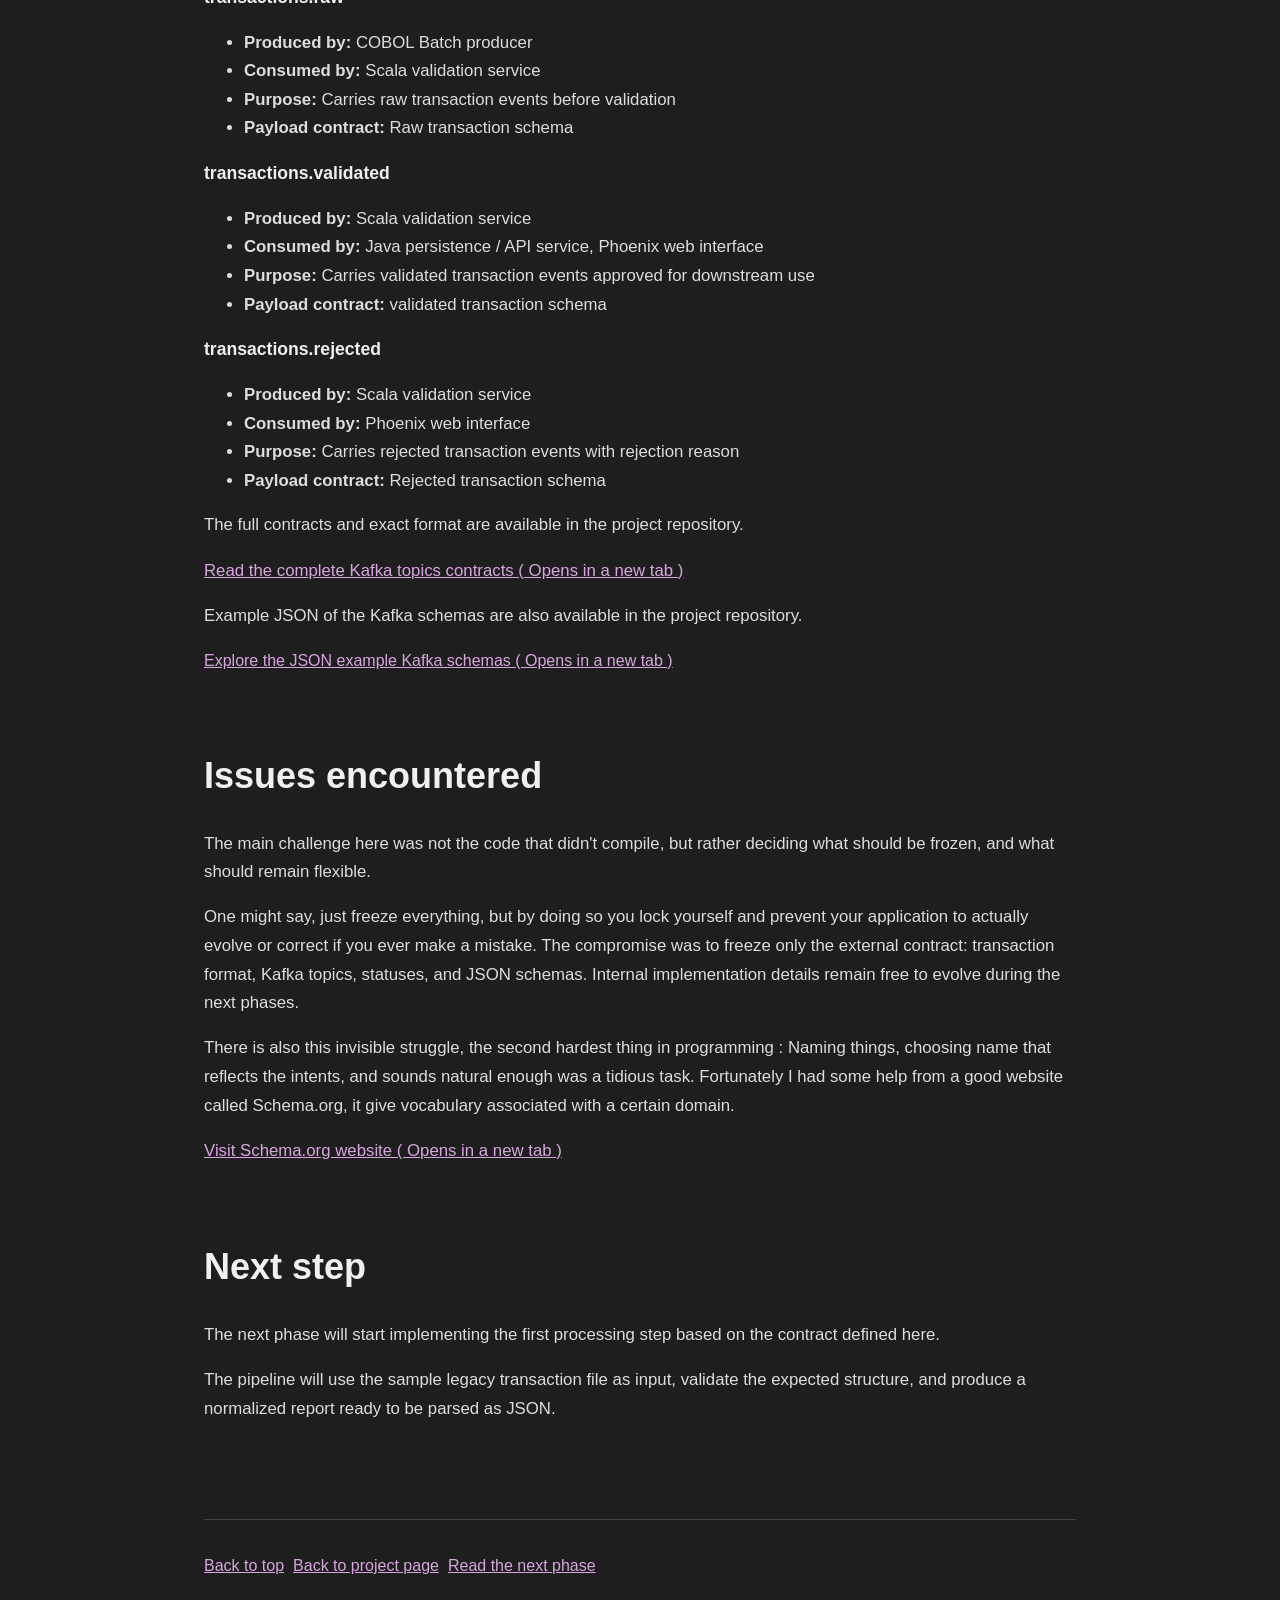
<file: projects/mainstream/devlog/phase-00.html>
<!DOCTYPE html>
<html lang="en">

<head>
  <title>Phase 00 - Mainstream</title>

  <meta charset="UTF-8">
  <meta name="viewport" content="width=device-width, initial-scale=1, user-scalable=yes">

  <link rel="icon" type="image/x-icon" href="/resources/images/favicon-light.ico" media="(prefers-color-scheme: light)">
  <link rel="icon" type="image/x-icon" href="/resources/images/favicon-dark.ico" media="(prefers-color-scheme: dark)">

  <link rel="stylesheet" href="../../../style/colors.css">
  <link rel="stylesheet" href="../../../style/main.css">
  <link rel="stylesheet" href="../../../style/layout.css">
  <link rel="stylesheet" href="../../../style/typography.css">
  <link rel="stylesheet" href="../../../style/navigation.css">
  <link rel="stylesheet" href="../../../style/project.css">
  <link rel="stylesheet" href="../../../style/footer.css">
  <link rel="stylesheet" href="../../../style/quote.css">
  <link rel="stylesheet" href="../../../style/highlight.css">
  <link rel="stylesheet" href="../../../style/table.css">
</head>

<body>
  <header>
    <p class="eyebrow">Development log</p>

    <h1>Phase 00 - Defining the Legacy</h1>

    <p class="subtitle">
      Establishing the scope, constraints, and first modernization target of the project.
    </p>
  </header>

  <nav class="jump-table" aria-labelledby="navigation-title">
    <p id="navigation-title">On this page</p>

    <ol>
      <li><a href="#intro">Introduction</a></li>
      <li><a href="#goal">Goal</a></li>
      <li><a href="#implementation">Implementation</a></li>
      <li><a href="#responsibility-boundaries">Responsibility boundaries</a></li>
      <li><a href="#legacy-format">Legacy format</a></li>
      <li><a href="#kafka-topics">Kafka topics</a></li>
      <li><a href="#issues">Issues encountered</a></li>
      <li><a href="#next-step">Next step</a></li>
    </ol>
  </nav>

  <main>
    <section id="intro">
      <h2>Introduction</h2>
      <p>
        There is a saying I love in IT :
      </p>
      <blockquote>
        <p>Every modern infrastructure has three pillars; submarine cables, FOSS frameworks thanklessly
          maintained for 20 years by two unpaid developers and very old code running on very old machines no one
          even remembers.
        </p>
      </blockquote>
      <p>
        Legacy systems are often portrayed as relics or obsolete software to be entirely replaced. However, replacing
        such systems is <strong>rarely a technical issue</strong>.
        The financial cost, the operational risk, the regulatory constraints and the business priorities that
        actually give value to the user often make a complete rewrite unrealistic.
      </p>
      <p>
        This is why in the real world, you will find industries running on software older than the developers in the
        team. And those systems are running the world, from banking systems, to social security systems they
        are performing <strong>thousands</strong> of critical operations per day.
      </p>
      <p>
        Mainstream is built around that observation.
      </p>
      <p>
        I won't rewrite my bank's core system in Rust. Instead I will embrace the legacy COBOL and show how
        <strong>you can work with the legacy, not against it</strong>
        to create an efficient and modern event-driven architecture.
      </p>
    </section>
    <section id="goal">
      <h2>Goal</h2>

      <p>
        The goal of this phase was to define the stable contract of the pipeline before implementing anything. After
        all, even the most obscure legacy must obey some rules.
      </p>
      <p>
        This phase focuses on the boundaries of the system: The legacy transaction format, the Kafka topics used by the
        future pipeline, the list of allowed transaction statuses, and the JSON schemas that describe the modern
        messages.
      </p>
      <p>
        This is important because the architecture is your source of truth. Implementations will evolve over time, but
        the architecture must remain stable.
      </p>
      <p>
        If a transaction file is defined as a sequence of fields separated by a pipe symbol, all future components
        interacting with that file must be able to rely on that definition. Without this stability, you can't build
        reliable and interoperable systems that last.
      </p>
      <p>
        As it is common in system design, all decisions made during phase 0 are frozen, and become the source of truth.
        However, to avoid locking ourselves, backward compatible changes are allowed.
      </p>

      <p>
        Even if <strong>in theory</strong>, you can still modify phase 0 afterward, but it require an explicit revision
        of the phase 0, and this is not something you want to do, unless there is a really good reason to do so.
      </p>
    </section>

    <section id="implementation">
      <h2>Implementation</h2>
      <p>
        The main deliverables of this phase were documentation, schemas and sample data, as stated above, no runtime
        code for now. The current architecture is detailed on the project page. To avoid repeatition, this entry will
        focus on the core boundaries and data format defined in this phase.
      </p>
      <section id="responsibility-boundaries">
        <h3>Responsibility boundaries</h3>
        <ul>
          <li>COBOL handles legacy-style batch parsing and transformation.</li>
          <li>Kafka handles event transport only.</li>
          <li>Scala handles validation and enrichment.</li>
          <li>Java handles persistence and REST API exposure.</li>
          <li>PostgreSQL handles durable storage.</li>
          <li>Phoenix handles user-facing realtime visualization only.</li>
        </ul>
      </section>
      <section id="legacy-format">
        <h3>Legacy transaction format</h3>
        <h4>Purpose</h4>
        <p>
          The legacy batch input is called : <code>transaction_legacy.dat</code> it is a fixed-width sequential file
          produced by the COBOL batch. Each line represents one raw transaction record. The file is designed to simulate
          a legacy batch input format before transformation into modern Kafka JSON events.
        </p>
        <h4>Design Principle</h4>
        <ul>
          <li>One transaction per line.</li>
          <li>Fixed-width positional format.</li>
          <li>Numeric fields are zero-padded on the left.</li>
          <li>Alphanumeric fields are space-padded on the right.</li>
          <li>Date uses <code>YYYYMMDD</code>.</li>
          <li>Time uses <code>HHMMSS</code>.</li>
          <li>Monetary values are stored as integers in the smallest currency unit.</li>
          <li>The file only contains syntactically valid raw transactions for now.</li>
        </ul>
        <h4>Record Layout</h4>
        <p>
          Each records has a total length of <strong>157 characters</strong>.
          Space betweens logical blocks are part of the format and must be preserved.
        </p>
        <div class="table-wrapper">
          <table>
            <caption>Record layout of the legacy transaction format</caption>

            <thead>
              <tr>
                <th>Field</th>
                <th>Start</th>
                <th>End</th>
                <th>Length</th>
                <th>Type</th>
                <th>Format / Rule</th>
              </tr>
            </thead>

            <tbody>
              <tr>
                <td>transaction id</td>
                <td>1</td>
                <td>32</td>
                <td>32</td>
                <td>alphanumeric</td>
                <td>unique transaction identifier, space-padded right if needed</td>
              </tr>

              <tr>
                <td>filler-1</td>
                <td>33</td>
                <td>33</td>
                <td>1</td>
                <td>literal</td>
                <td>space</td>
              </tr>

              <tr>
                <td>operation date</td>
                <td>34</td>
                <td>41</td>
                <td>8</td>
                <td>numeric</td>
                <td><code>YYYYMMDD</code></td>
              </tr>

              <tr>
                <td>filler-2</td>
                <td>42</td>
                <td>42</td>
                <td>1</td>
                <td>literal</td>
                <td>space</td>
              </tr>

              <tr>
                <td>operation time</td>
                <td>43</td>
                <td>48</td>
                <td>6</td>
                <td>numeric</td>
                <td><code>HHMMSS</code></td>
              </tr>

              <tr>
                <td>filler-3</td>
                <td>49</td>
                <td>49</td>
                <td>1</td>
                <td>literal</td>
                <td>space</td>
              </tr>

              <tr>
                <td>transaction type</td>
                <td>50</td>
                <td>52</td>
                <td>3</td>
                <td>alphanumeric</td>
                <td>example: <code>TRF</code></td>
              </tr>

              <tr>
                <td>filler-4</td>
                <td>53</td>
                <td>53</td>
                <td>1</td>
                <td>literal</td>
                <td>space</td>
              </tr>

              <tr>
                <td>amount</td>
                <td>54</td>
                <td>65</td>
                <td>12</td>
                <td>numeric</td>
                <td>integer amount in smallest currency unit, zero-padded left</td>
              </tr>

              <tr>
                <td>filler-5</td>
                <td>66</td>
                <td>66</td>
                <td>1</td>
                <td>literal</td>
                <td>space</td>
              </tr>

              <tr>
                <td>currency</td>
                <td>67</td>
                <td>69</td>
                <td>3</td>
                <td>alphabetic</td>
                <td>ISO 4217, example: <code>EUR</code></td>
              </tr>

              <tr>
                <td>filler-6</td>
                <td>70</td>
                <td>70</td>
                <td>1</td>
                <td>literal</td>
                <td>space</td>
              </tr>

              <tr>
                <td>sender iban</td>
                <td>71</td>
                <td>97</td>
                <td>27</td>
                <td>alphanumeric</td>
                <td>sender account identifier</td>
              </tr>

              <tr>
                <td>filler-7</td>
                <td>98</td>
                <td>98</td>
                <td>1</td>
                <td>literal</td>
                <td>space</td>
              </tr>

              <tr>
                <td>receiver iban</td>
                <td>99</td>
                <td>125</td>
                <td>27</td>
                <td>alphanumeric</td>
                <td>receiver account identifier</td>
              </tr>

              <tr>
                <td>filler-8</td>
                <td>126</td>
                <td>126</td>
                <td>1</td>
                <td>literal</td>
                <td>space</td>
              </tr>

              <tr>
                <td>reference</td>
                <td>127</td>
                <td>146</td>
                <td>20</td>
                <td>alphanumeric</td>
                <td>business label, space-padded right</td>
              </tr>

              <tr>
                <td>filler-9</td>
                <td>147</td>
                <td>147</td>
                <td>1</td>
                <td>literal</td>
                <td>space</td>
              </tr>

              <tr>
                <td>source system</td>
                <td>148</td>
                <td>155</td>
                <td>8</td>
                <td>alphanumeric</td>
                <td>example: <code>BATCH001</code></td>
              </tr>

              <tr>
                <td>filler-10</td>
                <td>156</td>
                <td>157</td>
                <td>2</td>
                <td>literal</td>
                <td>trailing spaces</td>
              </tr>
            </tbody>
          </table>
        </div>
      </section>
      <section id="kafka-topics">
        <h3>Transaction topics</h3>
        <p>
          For Kafka to work properly we need something called topics, this is the fundamental organization unit for
          events or messages within Kafka. In Kafka, events are organized into topics, A topic acts as a named stream of
          messages that producers write to and consumers read from.
        </p>
        <p>I personnaly created 3 main topics for my Kafka system :</p>
        <h4>transactions.raw</h4>
        <ul>
          <li><strong>Produced by:</strong> COBOL Batch producer</li>
          <li><strong>Consumed by:</strong> Scala validation service</li>
          <li><strong>Purpose:</strong> Carries raw transaction events before validation</li>
          <li><strong>Payload contract:</strong> Raw transaction schema</li>
        </ul>
        <h4>transactions.validated</h4>
        <ul>
          <li><strong>Produced by:</strong> Scala validation service</li>
          <li><strong>Consumed by:</strong> Java persistence / API service, Phoenix web interface</li>
          <li><strong>Purpose:</strong> Carries validated transaction events approved for downstream use</li>
          <li><strong>Payload contract:</strong> validated transaction schema</li>
        </ul>
        <h4>transactions.rejected</h4>
        <ul>
          <li><strong>Produced by:</strong> Scala validation service</li>
          <li><strong>Consumed by:</strong> Phoenix web interface</li>
          <li><strong>Purpose:</strong> Carries rejected transaction events with rejection reason</li>
          <li><strong>Payload contract:</strong> Rejected transaction schema</li>
        </ul>
        <p>
          The full contracts and exact format are available in the project repository.
        </p>
        <p>
          <a target="_blank" rel="noopener"
            href="https://github.com/Riley-dsv/Mainstream/blob/main/docs/data-transaction.md">Read the complete Kafka
            topics contracts ( Opens in a new tab )</a>
        </p>
        <p>
          Example JSON of the Kafka schemas are also available in the project repository.
        </p>

        <a target="_blank" rel="noopener" href="https://github.com/Riley-dsv/Mainstream/tree/main/schemas">Explore the
          JSON example Kafka schemas ( Opens in a new tab )</a>
      </section>
    </section>

    <section id="issues">
      <h2>Issues encountered</h2>

      <p>
        The main challenge here was not the code that didn't compile, but rather deciding what should be frozen, and
        what should remain flexible.
      </p>

      <p>
        One might say, just freeze everything, but by doing so you lock yourself and prevent your application to
        actually evolve or correct if you ever make a mistake. The compromise was to freeze only the external contract:
        transaction format, Kafka topics, statuses, and JSON schemas. Internal implementation details remain free to
        evolve during the next phases.
      </p>

      <p>
        There is also this invisible struggle, the second hardest thing in programming :
        Naming things, choosing name that reflects the intents, and sounds natural enough was a tidious task.
        Fortunately I had some help from a good website called Schema.org, it give vocabulary associated with a
        certain domain.
      </p>
      <p>
        <a target="_blank" rel="noopener" href="https://schema.org">
          Visit Schema.org website ( Opens in a new tab )
        </a>
      </p>
    </section>

    <section id="next-step">
      <h2>Next step</h2>
      <p>The next phase will start implementing the first processing step based on the contract defined here.</p>

      <p>The pipeline will use the sample legacy transaction file as input, validate the expected structure, and produce
        a normalized report ready to be parsed as JSON.
      </p>
    </section>
  </main>

  <footer>
    <a href="#">Back to top</a>&ThickSpace;
    <a href="../">Back to project page</a>&ThickSpace;
    <a href="./phase-01.html">Read the next phase</a>
  </footer>
</body>

</html>
</file>
<file: style/colors.css>
:root
{
  --background: #1e1e1e;
  --surface: #2a2a2a;
  --text: #f0f0f0;
  --accent: #d8a6df;
  --border: #444;
}
</file>
<file: style/main.css>
*
{
  box-sizing: border-box;
}

html
{
  scroll-behavior: smooth;
}

body
{
  margin: 0;
  padding: 0;
  background-color: var(--background);
  color: var(--text);
  font-family: Inter, "IBM Plex Sans", sans-serif;
  line-height: 1.7;
}

img
{
  max-width: 100%;
  height: auto;
}

a
{
  color: var(--accent);
}

a:hover
{
  text-decoration: none;
}

a:focus
{
  outline: 2px solid var(--accent);
  outline-offset: 4px;
}

::selection
{
  background-color: var(--accent);
  color: var(--background);
}

abbr
{
  font-style: oblique;
  color: var(--accent);
}
</file>
<file: style/hero.css>
.hero {
  display: grid;
  grid-template-columns: 140px minmax(0, 1fr);
  column-gap: 2rem;
  align-items: start;
}

.site-symbol {
  width: 120px;
  height: auto;
  margin-top: 5.5rem;
}

.hero-content h1 {
  margin-bottom: 1rem;
}
</file>
<file: style/layout.css>
body
{
  max-width: 920px;

  margin: 0 auto;
  padding: 4rem 1.5rem 6rem 1.5rem;
}

section
{
  margin-top: 5rem;
}

.project-card
{
  margin-top: 2rem;
}

footer
{
  margin-top: 6rem;
  padding-top: 2rem;

  border-top: 1px solid var(--border);
}

.note {
  margin: 1rem 0;
  padding-left: 1rem;
  border-left: 2px solid var(--accent);
  color: #cfcfcf;
  font-size: 0.95rem;
}
</file>
<file: style/typography.css>
h1, h2, h3, h4, p, li, dt, dd
{
  margin-top: 0;
}

h1, h2, h3
{
  font-weight: 700;
  line-height: 1.2;
}

h1
{
  font-size: clamp(3rem, 10vw, 5rem);
  margin-bottom: 1.5rem;
}

h2
{
  margin-bottom: 2rem;
  font-size: 2.25rem;
}

h3
{
  margin-bottom: 1rem;
  font-size: 1.7rem;
}

h4
{
  margin-bottom: 0.75rem;
  font-size: 1.1rem;
}

p, li, dd
{
  color: #dddddd;
  font-size: 1.05rem;
}

.subtitle
{
  max-width: 760px;

  color: #d8d8d8;

  font-size: 1.4rem;
  font-style: normal;
}

.eyebrow
{
  margin-bottom: 1rem;

  color: var(--accent);

  font-size: 0.95rem;
  font-weight: 700;
  text-transform: uppercase;
  letter-spacing: 0.08em;
}

.section-label
{
  margin-bottom: 0.5rem;

  color: var(--accent);

  font-size: 0.9rem;
  font-weight: 700;
  text-transform: uppercase;
}

code
{
  padding: 0.15rem 0.4rem;

  border: 1px solid var(--border);
  border-radius: 6px;

  background-color: var(--surface);

  font-family: "IBM Plex Mono", monospace;
  font-size: 0.95em;
}
</file>
<file: style/navigation.css>
.jump-table
{
  margin-top: 3rem;

  padding-left: 1rem;

  border-left: 2px solid var(--border);
}

.jump-table p
{
  margin-bottom: 0.75rem;

  color: #cfcfcf;

  font-size: 0.95rem;
  font-weight: 700;
}

.jump-table ol
{
  margin: 0;
  padding-left: 1.25rem;
}

.jump-table li
{
  margin-top: 0.35rem;
}
</file>
<file: style/project.css>
.project-card
{
  padding: 2rem;

  border: 1px solid var(--border);
  border-radius: 14px;

  background-color: var(--surface);
}

.project-meta
{
  display: grid;

  gap: 1.25rem;

  margin-top: 2rem;
  margin-bottom: 2rem;
}

.project-meta div
{
  padding-left: 1rem;

  border-left: 2px solid var(--border);
}

.project-meta dt
{
  margin-bottom: 0.3rem;

  color: var(--accent);

  font-size: 0.9rem;
  font-weight: 700;
  text-transform: uppercase;
}

.project-meta dd
{
  margin-left: 0;
}

.project-card ul
{
  padding-left: 1.5rem;
}

.project-card li
{
  margin-top: 0.4rem;
}
</file>
<file: style/writing.css>
.writing-card
{
  margin-top: 2rem;
  padding: 1.5rem;

  border: 1px solid var(--border);
  border-radius: 12px;

  background-color: var(--surface);
}

.writing-card h3
{
  margin-bottom: 0.75rem;
}

.writing-card p
{
  max-width: 720px;
}

.entry-list
{
  margin: 0;
  padding-left: 1.5rem;
}

.entry-list li
{
  margin-top: 0.75rem;
}

.entry-list time
{
  display: inline-block;
  min-width: 8.5rem;

  color: var(--accent);

  font-family: "IBM Plex Mono", monospace;
  font-size: 0.95rem;
}

.standalone-link
{
  display: inline-block;
  margin-top: 1rem;
  font-weight: 700;
}
</file>
<file: style/footer.css>
footer p
{
  max-width: 760px;
}

footer a
{
  color: var(--accent);
}
</file>
<file: style/diagram.css>
pre .diagram {
  width: 70%;
}
</file>
<file: style/highlight.css>
pre {
  overflow-x: auto;
  width: fit-content;
  min-width: 75%;
  max-width: 120%;
  margin: 1rem 0;
  padding: 0.80rem;
  border: 1px solid var(--border);
  border-radius: 12px;
  background-color: #0f0f0f;
  line-height: 1.5;
}

:not(pre) > code {
  background-color: #343434;
  border: 1px solid var(--border);
  border-radius: 4px;
  padding: .125rem .25rem;
}

pre code {
  background-color: transparent;
  border: none;
  display: block;
  color: #f0f0f0;
  font-family: "Fira Code", monospace;
  white-space: pre;
}
</file>
<file: style/images.css>
figure.diagram {
  margin: 2rem 0;
}

figure.diagram img {
  display: block;
  max-width: 100%;
  height: auto;
  margin: 0 auto;
  padding: 1rem;
  border: 1px solid var(--border);
  border-radius: 8px;
  background-color: #111111;
}

figure.diagram figcaption {
  margin-top: 0.75rem;
  color: #a0a0a0;
  font-size: 0.95rem;
  text-align: center;
}

figcaption
{
  font-style: italic;
}
</file>
<file: style/devlog.css>
.devlog-index {
  margin: 0;
  padding-left: 0;
  list-style: none;
}

.devlog-index li {
  padding: 1.25rem 0;
  border-top: 1px solid var(--border);
}

.devlog-index li:last-child {
  border-bottom: 1px solid var(--border);
}

.devlog-index h3 {
  margin-bottom: 0.35rem;
  font-size: 1.15rem;
}

.devlog-index h3 a {
  text-decoration: none;
}

.devlog-index h3 a:hover {
  text-decoration: underline;
}

.devlog-meta {
  margin-bottom: 0.5rem;
  color: #bababa;
  font-family: "Fira Code", monospace;
  font-size: 0.9rem;
}

.devlog-index p:last-child {
  margin-bottom: 0;
}
</file>
<file: style/syntax-coloration/language-sh.css>
.language-sh .command {
  color: #83a598;
}

.language-sh .flag {
  color: #d3869b;
}

.language-sh .path {
  color: #b8bb26;
}

.language-sh .variable {
  color: #fabd2f;
}
</file>
<file: style/quote.css>
blockquote {
  margin: 1.5rem 0;
  padding: 0.75rem 1rem;
  border-left: 2px solid var(--border);
  color: #cfcfcf;
  font-style: italic;
}

blockquote p {
  margin: 0;
}

blockquote cite {
  display: block;
  margin-top: 0.75rem;
  color: #a0a0a0;
  font-size: 0.95rem;
  font-style: normal;
}
</file>
<file: style/syntax-coloration/language-ecmascript.css>
.language-ecmascript .keyword {
  color: #d3869b;
}

.language-ecmascript .builtin {
  color: #83a598;
}

.language-ecmascript .boolean {
  color: #fabd2f;
}

.language-ecmascript .string {
  color: #b8bb26;
}

.language-ecmascript .function {
  color: #8ec07c;
}
</file>
<file: style/mathml-formula.css>
figure.formula {
  margin: 2rem 0;
}

figure.formula math {
  display: block;
  overflow-x: auto;
  padding: 0.75rem 1rem;
  border-left: 2px solid var(--accent);
  background-color: #0f0f0f;
  font-size: 1.2rem;
}

figure.formula figcaption {
  margin-top: 0.75rem;
  color: #a0a0a0;
  font-size: 0.95rem;
}
</file>
<file: style/syntax-coloration/language-java.css>
.language-java .keyword {
  color: #d3869b;
}

.language-java .type {
  color: #8ec07c;
}

.language-java .annotation {
  color: #d79921;
}

.language-java .method {
  color: #83a598;
}

.language-java .string {
  color: #b8bb26;
}

.language-java .builtin {
  color: #b294bb
}
</file>
<file: style/table.css>
table {
  width: 100%;
  margin: 2rem 0;
  border-collapse: collapse;
  font-size: 1rem;
}

thead {
  border-bottom: 2px solid var(--border);
  background-color: #0f0f0f;
}

th,
td {
  padding: 0.75rem 1rem;
  border: 1px solid var(--border);
  text-align: center;
  vertical-align: middle;
}

th {
  color: var(--accent);
  font-weight: 700;
}

tbody tr:nth-child(odd) {
  background-color: var(--surface);
}

tbody tr:nth-child(even) {
  background-color: var(--background);
}

tbody tr:hover {
  background-color: #343434;
}

.table-wrapper {
  overflow-x: auto;
  margin: 2rem 0;
}

caption {
  margin-bottom: 0.75rem;
  color: #bababa;
  font-size: 0.95rem;
  text-align: left;
}
</file>
